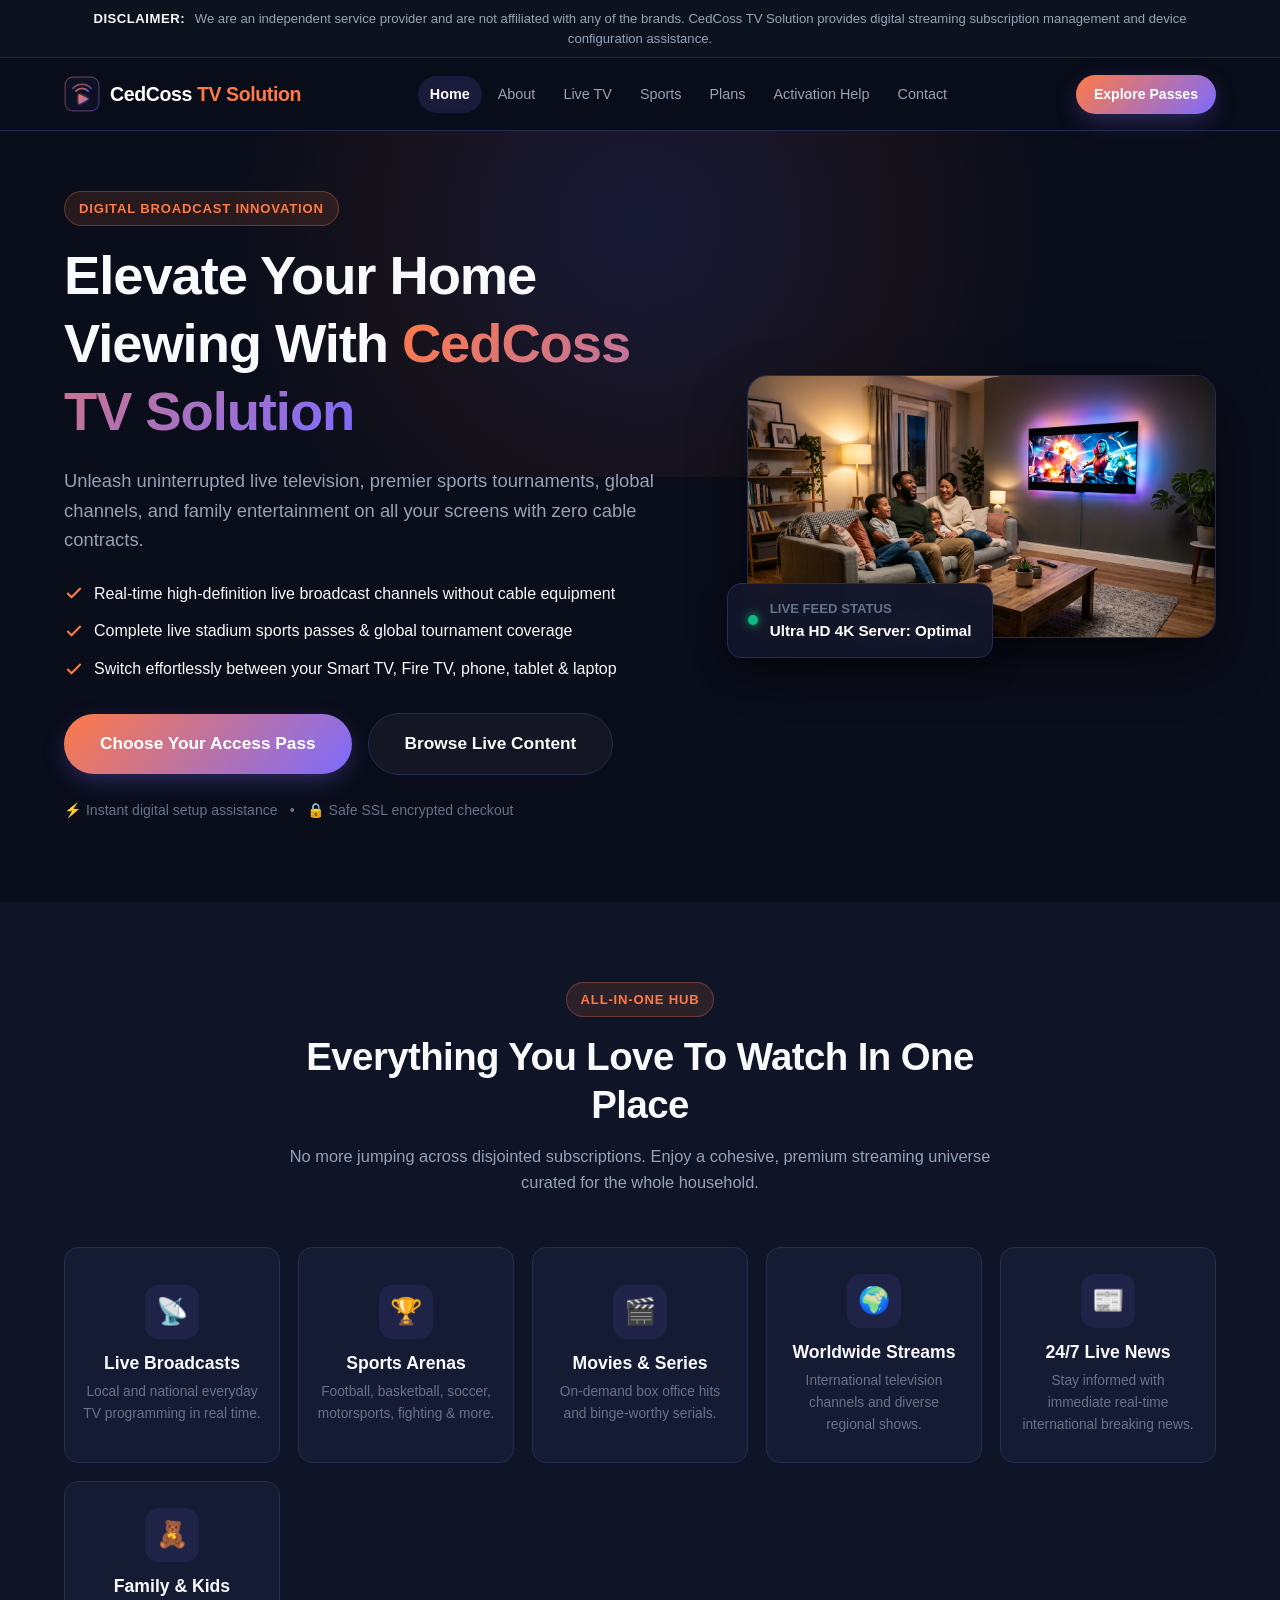
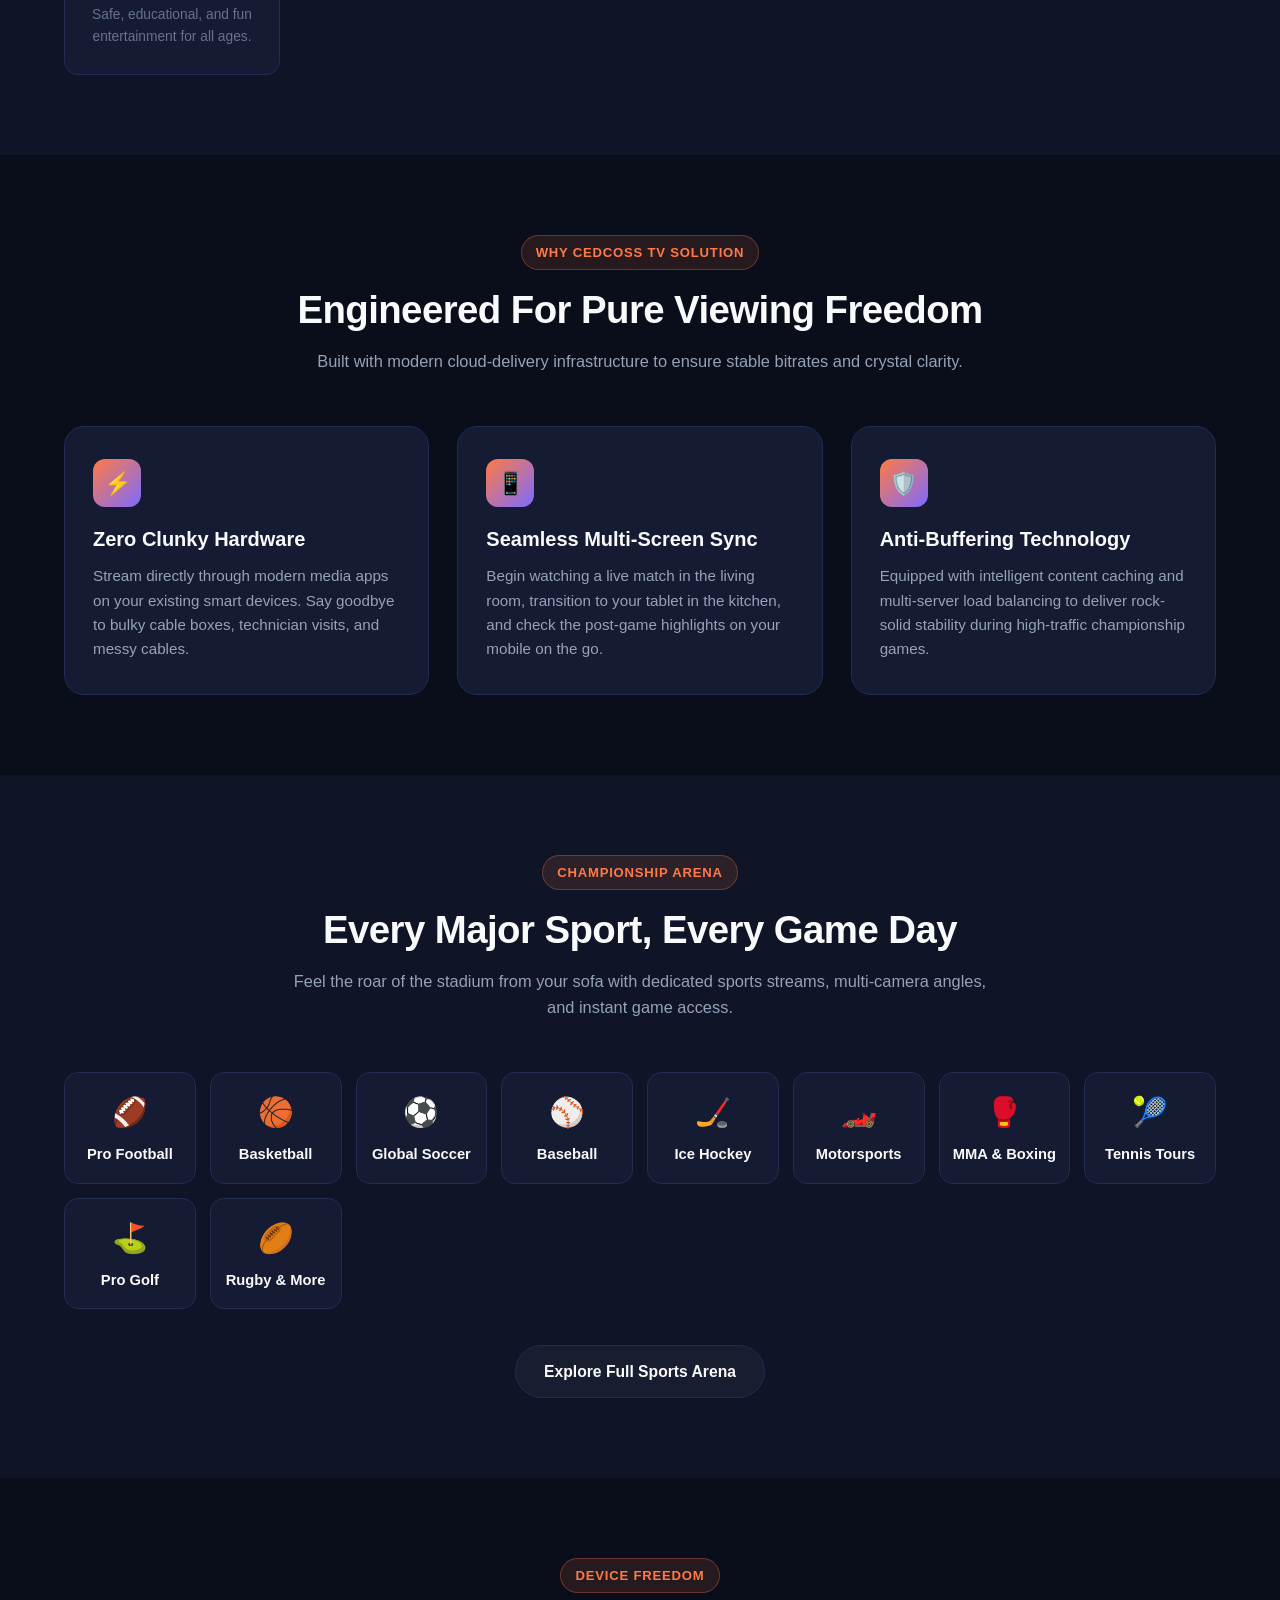
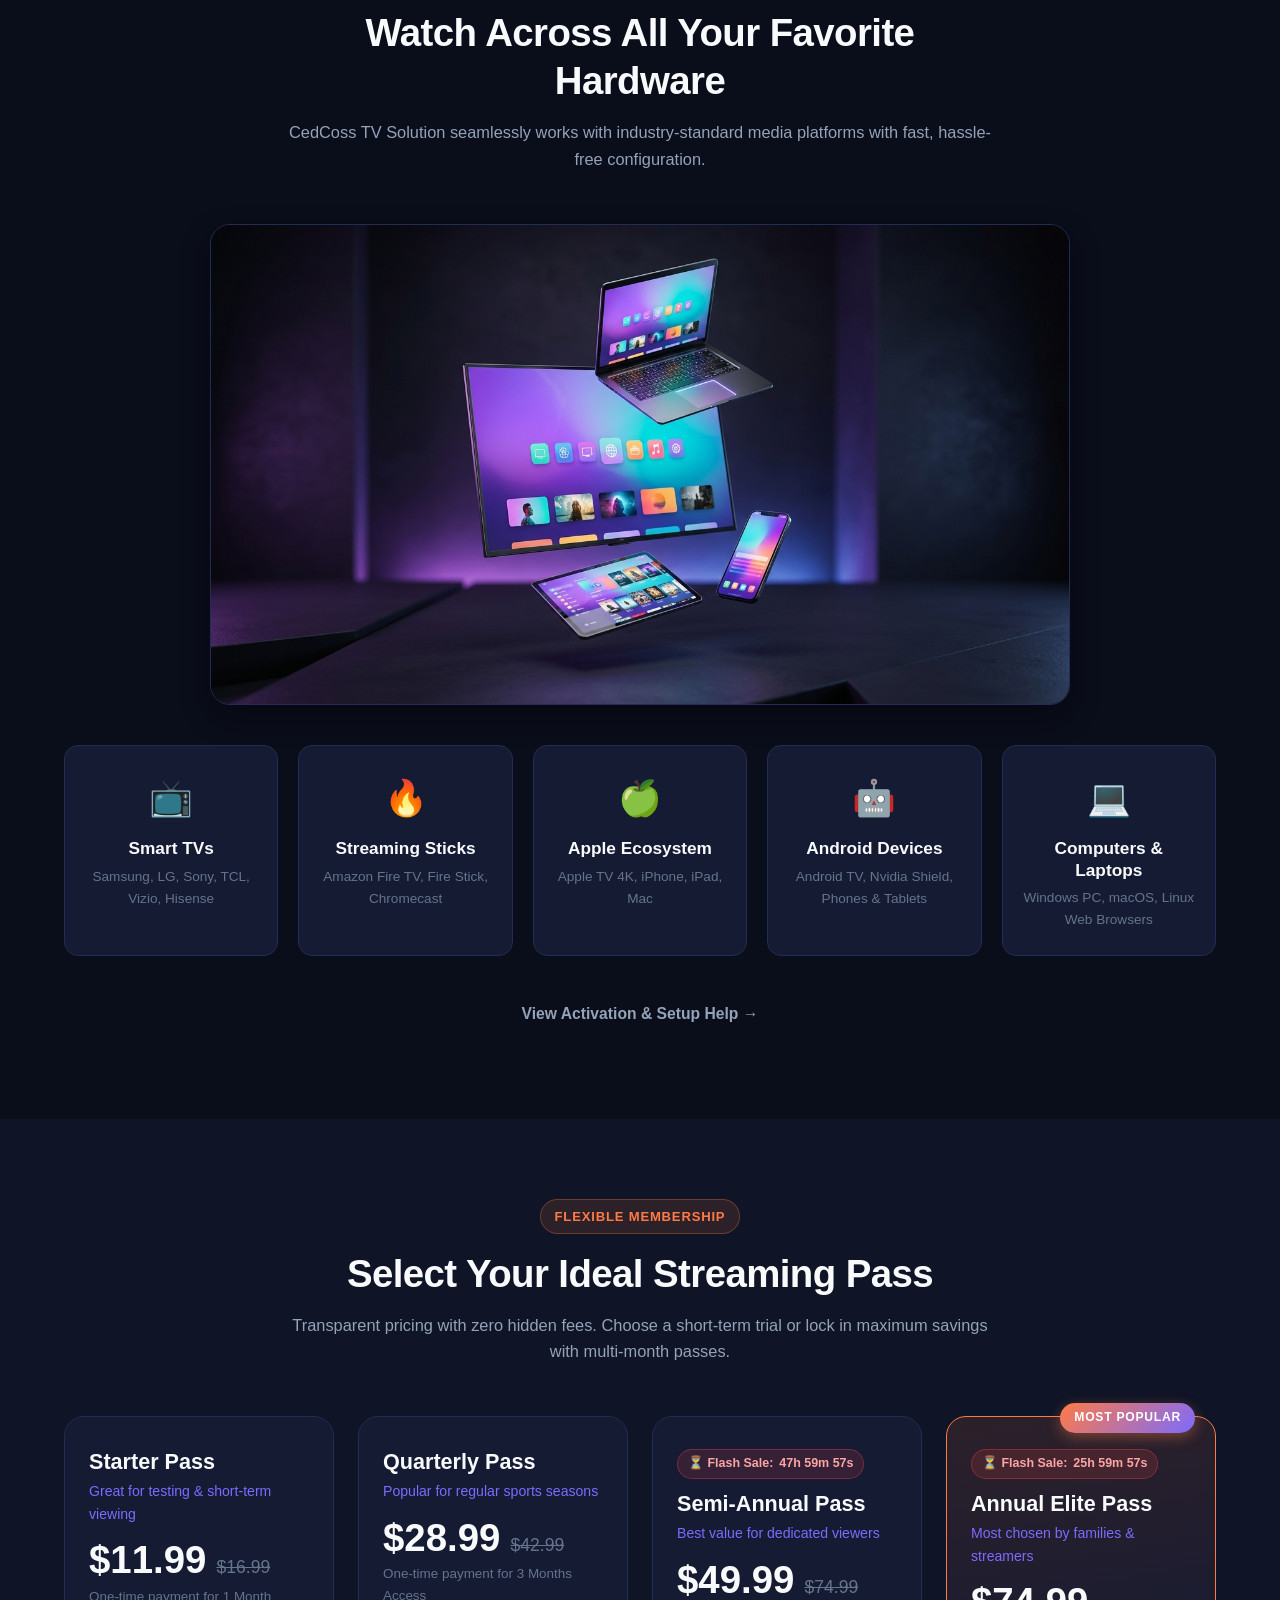
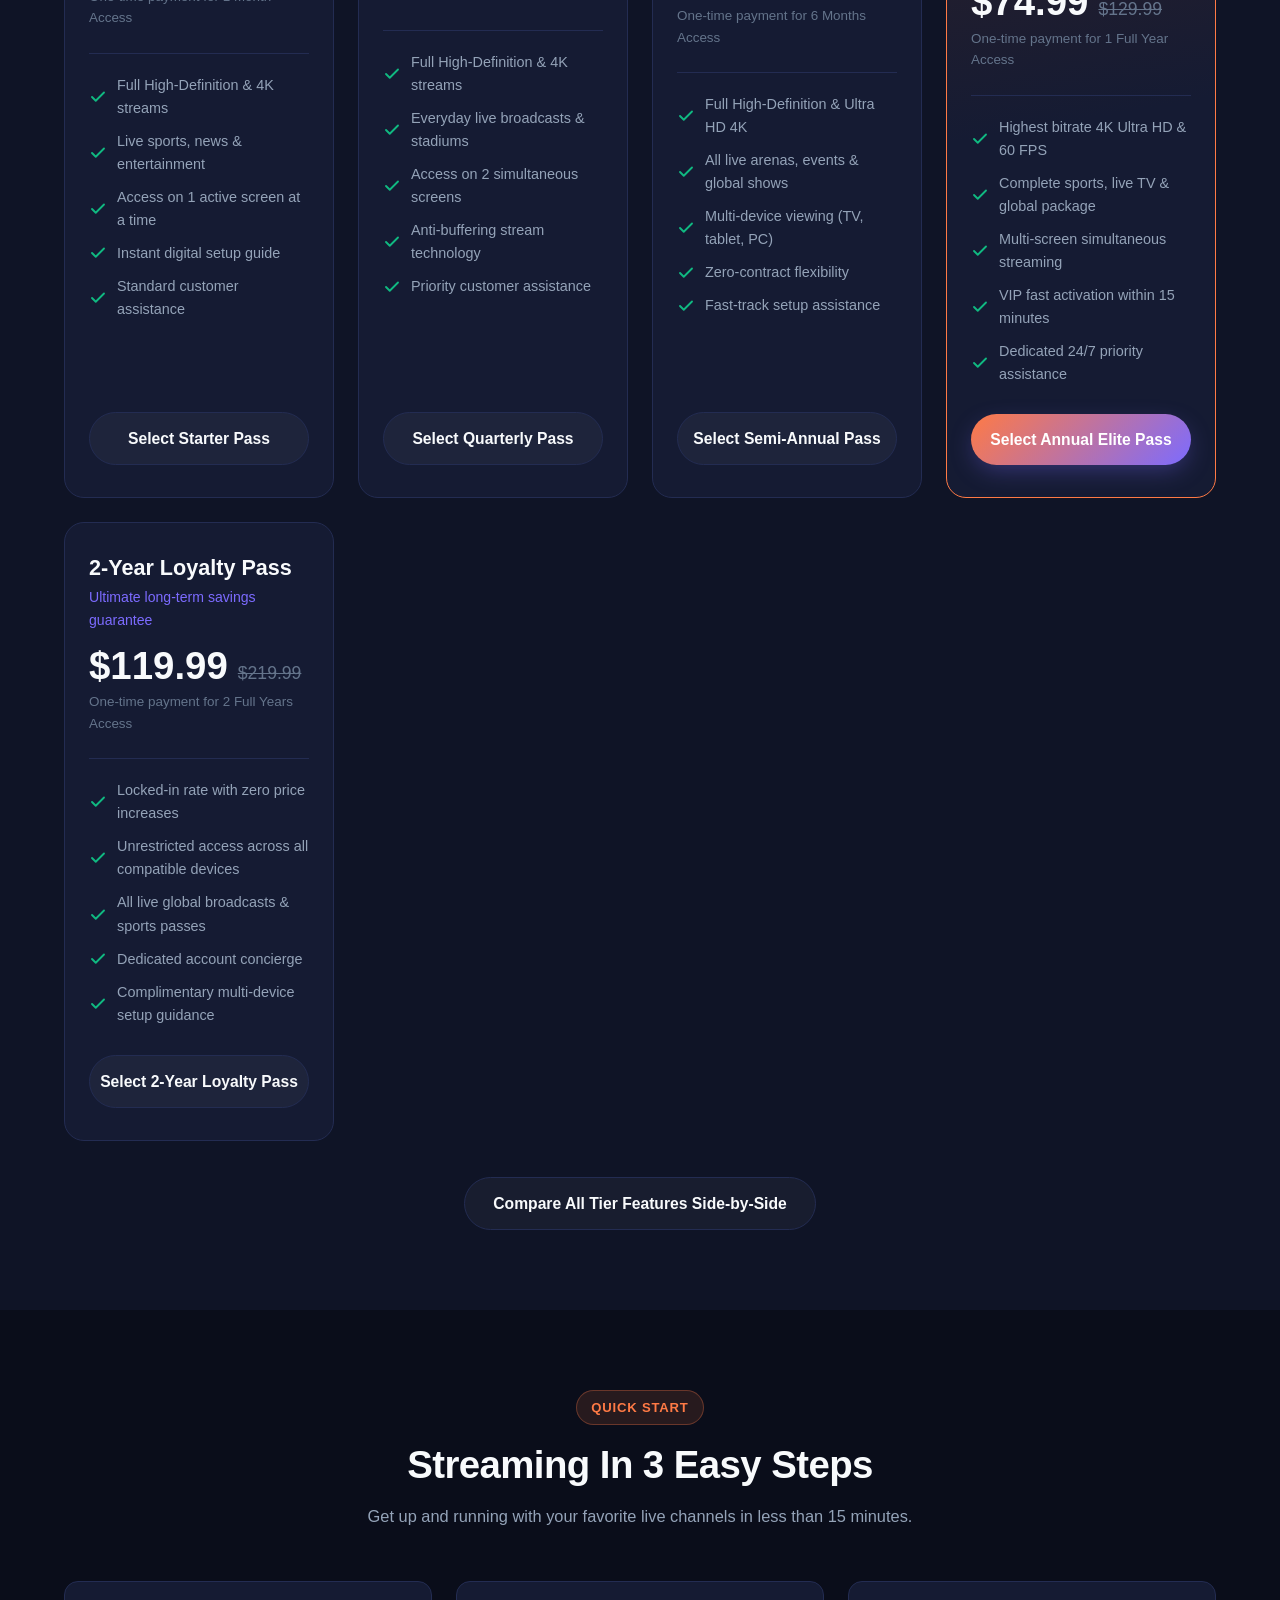
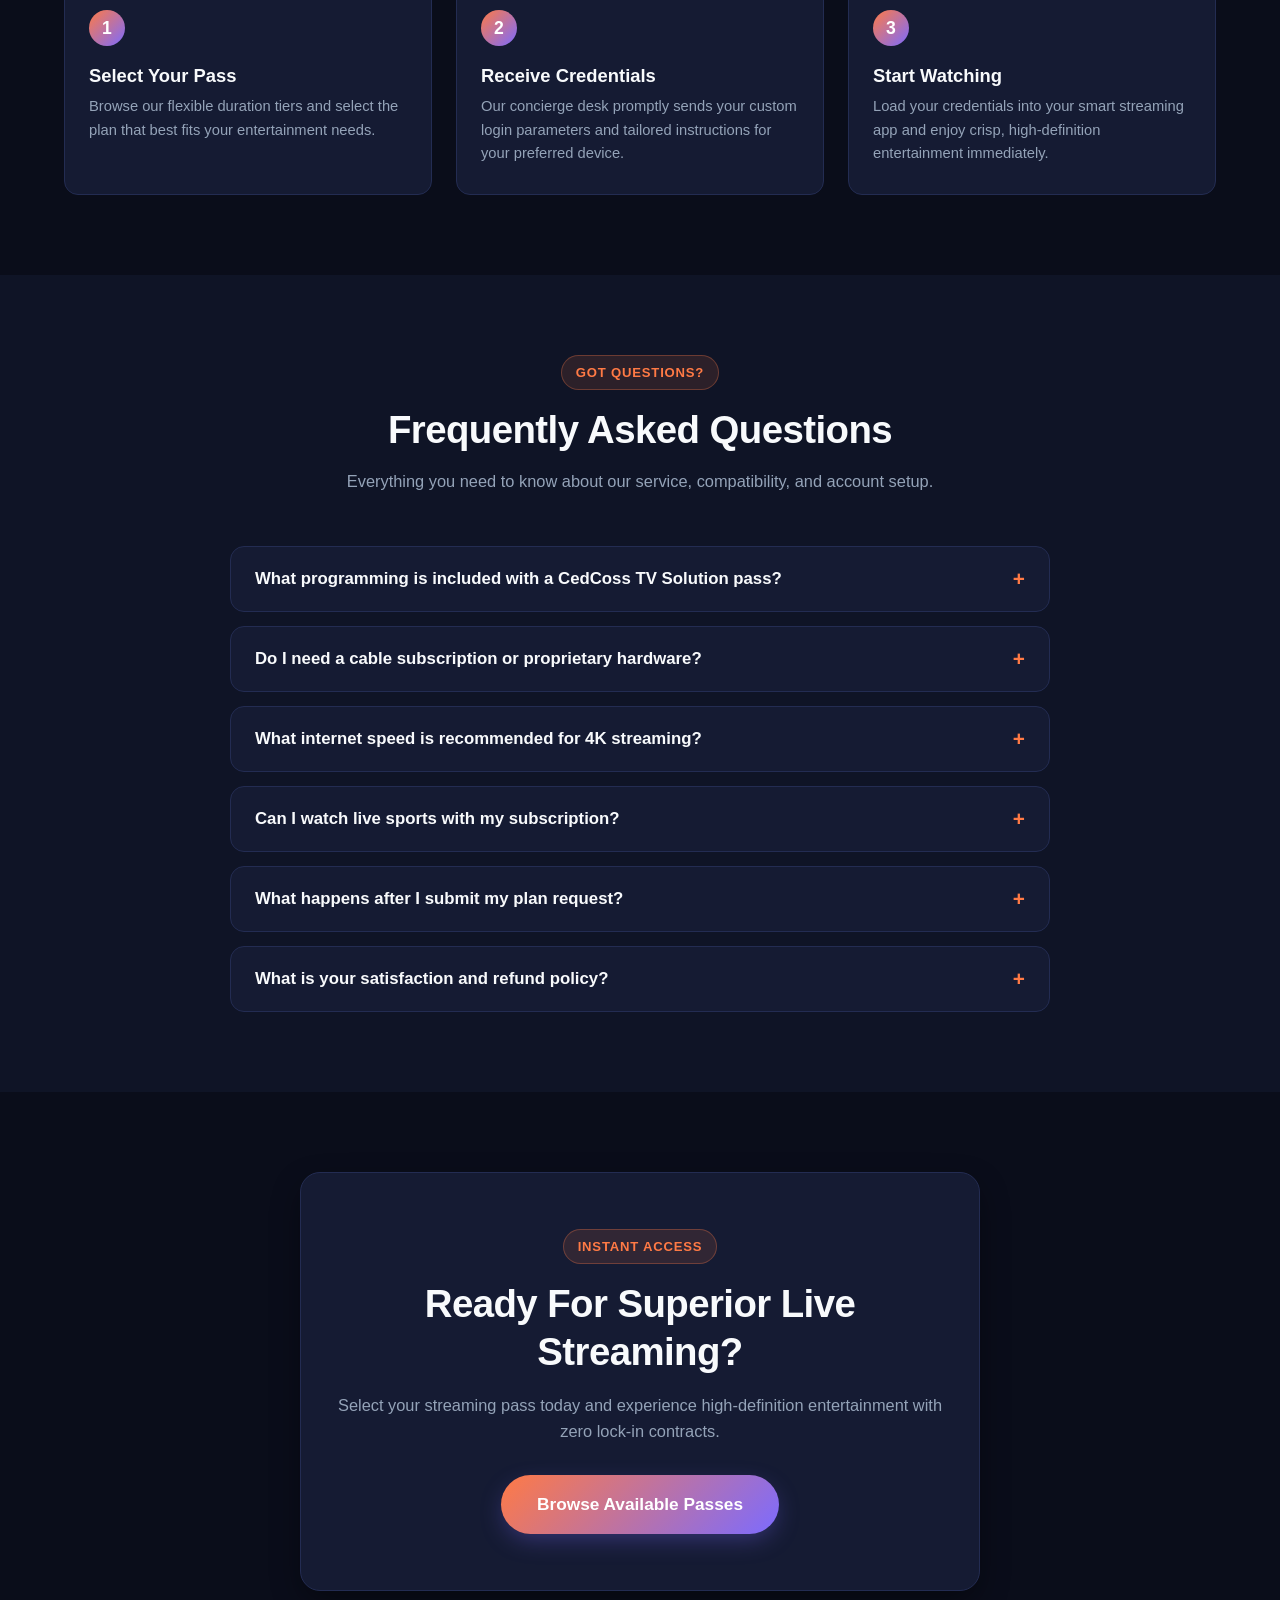
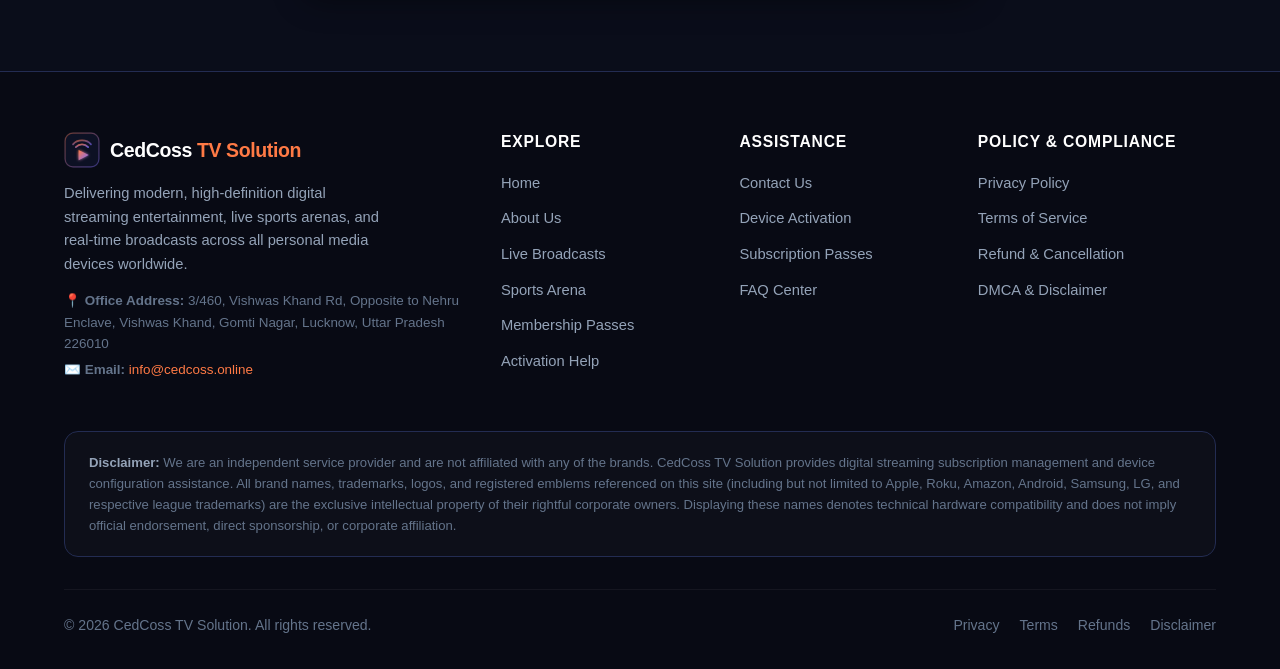
<file: index.html>
<!DOCTYPE html>
<html lang="en">
<head>
  <meta charset="UTF-8">
  <meta name="viewport" content="width=device-width, initial-scale=1.0">
  <title>CedCoss TV Solution | Next-Gen Entertainment & Live Broadcast Streaming Hub</title>
  <meta name="description" content="Discover high-definition live broadcasts, real-time sports tournaments, worldwide channels, and on-demand family entertainment across all your favorite streaming screens.">
  <meta name="keywords" content="live broadcast tv, sports streaming pass, 4k digital entertainment, smart tv setup, international channels, cloud tv streaming">
  
  <!-- Open Graph / Social Sharing -->
  <meta property="og:type" content="website">
  <meta property="og:title" content="CedCoss TV Solution | Seamless Live Broadcasts & Entertainment">
  <meta property="og:description" content="Stream live entertainment, stadium sports, and global cinema smoothly on TV, mobile, tablet, and PC.">
  <meta property="og:image" content="assets/images/hero-home.jpg">

  <!-- Favicon -->
  <link rel="icon" href="assets/icons/favicon.svg" type="image/svg+xml">

  <!-- Core Stylesheets -->
  <link rel="stylesheet" href="assets/css/main.css">
  <link rel="stylesheet" href="assets/css/pages.css">

  <!-- Schema.org FAQ Structured Data for Google Compliance & SEO -->
  <script type="application/ld+json">
  {
    "@context": "https://schema.org",
    "@type": "FAQPage",
    "mainEntity": [
      {
        "@type": "Question",
        "name": "What type of entertainment does CedCoss TV Solution offer?",
        "acceptedAnswer": {
          "@type": "Answer",
          "text": "CedCoss TV Solution provides real-time live television broadcasts, championship stadium sports, international cultural programming, round-the-clock news, and on-demand movies all within one flexible digital subscription."
        }
      },
      {
        "@type": "Question",
        "name": "Do I need any traditional cable equipment or long-term contracts?",
        "acceptedAnswer": {
          "@type": "Answer",
          "text": "No cable boxes or physical wiring are required. The service delivers streams smoothly over high-speed internet to your existing smart devices, with zero lock-in contracts."
        }
      },
      {
        "@type": "Question",
        "name": "Which devices can I stream on?",
        "acceptedAnswer": {
          "@type": "Answer",
          "text": "You can stream on Smart TVs, Amazon Fire TV sticks, Apple TV, Android devices, iPhones, iPads, PCs, and Mac laptops."
        }
      },
      {
        "@type": "Question",
        "name": "How does account activation work?",
        "acceptedAnswer": {
          "@type": "Answer",
          "text": "Once you select your desired access pass, our dedicated setup team sends straightforward setup credentials and guides directly to your email within minutes."
        }
      }
    ]
  }
  </script>
</head>
<body>

  <!-- Top Independent Disclaimer Bar -->
  <div class="disclaimer-strip">
    <div class="container">
      <strong>Disclaimer:</strong> We are an independent service provider and are not affiliated with any of the brands. CedCoss TV Solution provides digital streaming subscription management and device configuration assistance.
    </div>
  </div>

  <!-- Header & Navigation -->
  <header class="site-header">
    <div class="container header-container">
      <a href="index.html" class="brand-link">
        <img src="assets/icons/favicon.svg" alt="CedCoss TV Solution Logo" class="brand-logo">
        <span>CedCoss <span style="color: var(--accent-orange);">TV Solution</span></span>
      </a>

      <nav class="nav-menu">
        <a href="index.html" class="nav-link active">Home</a>
        <a href="about.html" class="nav-link">About</a>
        <a href="broadcast-tv.html" class="nav-link">Live TV</a>
        <a href="sports-hub.html" class="nav-link">Sports</a>
        <a href="pricing-plans.html" class="nav-link">Plans</a>
        <a href="activationhelp.html" class="nav-link">Activation Help</a>
        <a href="contact.html" class="nav-link">Contact</a>
      </nav>

      <div class="header-actions">
        <a href="pricing-plans.html" class="btn btn-primary btn-sm">Explore Passes</a>
        <button class="mobile-toggle" aria-label="Toggle navigation menu" aria-expanded="false">
          <span></span>
          <span></span>
          <span></span>
        </button>
      </div>
    </div>
  </header>

  <!-- ================= HERO SECTION ================= -->
  <section class="hero">
    <div class="container hero-grid">
      <div class="hero-copy">
        <div class="section-tag">Digital Broadcast Innovation</div>
        <h1>Elevate Your Home Viewing With <span class="hero-highlight">CedCoss TV Solution</span></h1>
        <p class="hero-subtitle">
          Unleash uninterrupted live television, premier sports tournaments, global channels, and family entertainment on all your screens with zero cable contracts.
        </p>

        <ul class="hero-checklist">
          <li>
            <svg width="20" height="20" viewBox="0 0 24 24" fill="none" stroke="currentColor" stroke-width="2.5"><polyline points="20 6 9 17 4 12"></polyline></svg>
            <span>Real-time high-definition live broadcast channels without cable equipment</span>
          </li>
          <li>
            <svg width="20" height="20" viewBox="0 0 24 24" fill="none" stroke="currentColor" stroke-width="2.5"><polyline points="20 6 9 17 4 12"></polyline></svg>
            <span>Complete live stadium sports passes & global tournament coverage</span>
          </li>
          <li>
            <svg width="20" height="20" viewBox="0 0 24 24" fill="none" stroke="currentColor" stroke-width="2.5"><polyline points="20 6 9 17 4 12"></polyline></svg>
            <span>Switch effortlessly between your Smart TV, Fire TV, phone, tablet & laptop</span>
          </li>
        </ul>

        <div class="hero-cta-group">
          <a href="#plans" class="btn btn-primary btn-lg">Choose Your Access Pass</a>
          <a href="broadcast-tv.html" class="btn btn-outline btn-lg">Browse Live Content</a>
        </div>

        <div class="hero-trust-badge">
          <span>⚡ Instant digital setup assistance</span>
          <span>•</span>
          <span>🔒 Safe SSL encrypted checkout</span>
        </div>
      </div>

      <div class="hero-art">
        <img src="assets/images/hero-home.jpg" alt="Family comfortably enjoying 4K streaming entertainment at home" class="hero-art-img">
        <div class="hero-floating-card">
          <div class="pulse-dot"></div>
          <div>
            <div style="font-size: 0.82rem; color: var(--text-dim); text-transform: uppercase; font-weight: 700;">Live Feed Status</div>
            <div style="font-size: 0.95rem; font-weight: 600; color: #fff;">Ultra HD 4K Server: Optimal</div>
          </div>
        </div>
      </div>
    </div>
  </section>

  <!-- ================= CATEGORY HUB ================= -->
  <section class="section section-alt">
    <div class="container">
      <div class="section-header">
        <div class="section-tag">All-In-One Hub</div>
        <h2>Everything You Love To Watch In One Place</h2>
        <p>No more jumping across disjointed subscriptions. Enjoy a cohesive, premium streaming universe curated for the whole household.</p>
      </div>

      <div class="category-grid">
        <a href="broadcast-tv.html" class="category-card">
          <div class="icon-box">📡</div>
          <h3>Live Broadcasts</h3>
          <p>Local and national everyday TV programming in real time.</p>
        </a>

        <a href="sports-hub.html" class="category-card">
          <div class="icon-box">🏆</div>
          <h3>Sports Arenas</h3>
          <p>Football, basketball, soccer, motorsports, fighting & more.</p>
        </a>

        <div class="category-card">
          <div class="icon-box">🎬</div>
          <h3>Movies & Series</h3>
          <p>On-demand box office hits and binge-worthy serials.</p>
        </div>

        <div class="category-card">
          <div class="icon-box">🌍</div>
          <h3>Worldwide Streams</h3>
          <p>International television channels and diverse regional shows.</p>
        </div>

        <div class="category-card">
          <div class="icon-box">📰</div>
          <h3>24/7 Live News</h3>
          <p>Stay informed with immediate real-time international breaking news.</p>
        </div>

        <div class="category-card">
          <div class="icon-box">🧸</div>
          <h3>Family & Kids</h3>
          <p>Safe, educational, and fun entertainment for all ages.</p>
        </div>
      </div>
    </div>
  </section>

  <!-- ================= VALUE PROPOSITIONS ================= -->
  <section class="section">
    <div class="container">
      <div class="section-header">
        <div class="section-tag">Why CedCoss TV Solution</div>
        <h2>Engineered For Pure Viewing Freedom</h2>
        <p>Built with modern cloud-delivery infrastructure to ensure stable bitrates and crystal clarity.</p>
      </div>

      <div class="features-grid">
        <div class="feature-box">
          <div class="feature-icon-badge">⚡</div>
          <h3>Zero Clunky Hardware</h3>
          <p>Stream directly through modern media apps on your existing smart devices. Say goodbye to bulky cable boxes, technician visits, and messy cables.</p>
        </div>

        <div class="feature-box">
          <div class="feature-icon-badge">📱</div>
          <h3>Seamless Multi-Screen Sync</h3>
          <p>Begin watching a live match in the living room, transition to your tablet in the kitchen, and check the post-game highlights on your mobile on the go.</p>
        </div>

        <div class="feature-box">
          <div class="feature-icon-badge">🛡️</div>
          <h3>Anti-Buffering Technology</h3>
          <p>Equipped with intelligent content caching and multi-server load balancing to deliver rock-solid stability during high-traffic championship games.</p>
        </div>
      </div>
    </div>
  </section>

  <!-- ================= SPORTS HIGHLIGHT STRIP ================= -->
  <section class="section section-alt">
    <div class="container">
      <div class="section-header">
        <div class="section-tag">Championship Arena</div>
        <h2>Every Major Sport, Every Game Day</h2>
        <p>Feel the roar of the stadium from your sofa with dedicated sports streams, multi-camera angles, and instant game access.</p>
      </div>

      <div class="sports-chips-grid">
        <div class="sport-chip">
          <span class="sport-emoji">🏈</span>
          <span>Pro Football</span>
        </div>
        <div class="sport-chip">
          <span class="sport-emoji">🏀</span>
          <span>Basketball</span>
        </div>
        <div class="sport-chip">
          <span class="sport-emoji">⚽</span>
          <span>Global Soccer</span>
        </div>
        <div class="sport-chip">
          <span class="sport-emoji">⚾</span>
          <span>Baseball</span>
        </div>
        <div class="sport-chip">
          <span class="sport-emoji">🏒</span>
          <span>Ice Hockey</span>
        </div>
        <div class="sport-chip">
          <span class="sport-emoji">🏎️</span>
          <span>Motorsports</span>
        </div>
        <div class="sport-chip">
          <span class="sport-emoji">🥊</span>
          <span>MMA & Boxing</span>
        </div>
        <div class="sport-chip">
          <span class="sport-emoji">🎾</span>
          <span>Tennis Tours</span>
        </div>
        <div class="sport-chip">
          <span class="sport-emoji">⛳</span>
          <span>Pro Golf</span>
        </div>
        <div class="sport-chip">
          <span class="sport-emoji">🏉</span>
          <span>Rugby & More</span>
        </div>
      </div>

      <div style="text-align: center; margin-top: 36px;">
        <a href="sports-hub.html" class="btn btn-outline">Explore Full Sports Arena</a>
      </div>
    </div>
  </section>

  <!-- ================= COMPATIBLE DEVICES ================= -->
  <section class="section">
    <div class="container">
      <div class="section-header">
        <div class="section-tag">Device Freedom</div>
        <h2>Watch Across All Your Favorite Hardware</h2>
        <p>CedCoss TV Solution seamlessly works with industry-standard media platforms with fast, hassle-free configuration.</p>
      </div>

      <div style="max-width: 860px; margin: 0 auto 40px; text-align: center;">
        <img src="assets/images/devices-showcase.jpg" alt="CedCoss TV Solution streaming seamlessly across Smart TV, Laptop, Tablet and Mobile" style="border-radius: var(--radius-lg); border: 1px solid var(--card-border); box-shadow: var(--shadow-card); width: 100%;">
      </div>

      <div class="devices-grid">
        <div class="device-card">
          <span class="device-symbol">📺</span>
          <h4>Smart TVs</h4>
          <p>Samsung, LG, Sony, TCL, Vizio, Hisense</p>
        </div>

        <div class="device-card">
          <span class="device-symbol">🔥</span>
          <h4>Streaming Sticks</h4>
          <p>Amazon Fire TV, Fire Stick, Chromecast</p>
        </div>

        <div class="device-card">
          <span class="device-symbol">🍏</span>
          <h4>Apple Ecosystem</h4>
          <p>Apple TV 4K, iPhone, iPad, Mac</p>
        </div>

        <div class="device-card">
          <span class="device-symbol">🤖</span>
          <h4>Android Devices</h4>
          <p>Android TV, Nvidia Shield, Phones & Tablets</p>
        </div>

        <div class="device-card">
          <span class="device-symbol">💻</span>
          <h4>Computers & Laptops</h4>
          <p>Windows PC, macOS, Linux Web Browsers</p>
        </div>
      </div>

      <div style="text-align: center; margin-top: 32px;">
        <a href="activationhelp.html" class="btn btn-ghost" style="font-weight: 600;">View Activation & Setup Help &rarr;</a>
      </div>
    </div>
  </section>

  <!-- ================= PRICING PLANS ================= -->
  <section class="section section-alt pricing-section" id="plans">
    <div class="container">
      <div class="section-header">
        <div class="section-tag">Flexible Membership</div>
        <h2>Select Your Ideal Streaming Pass</h2>
        <p>Transparent pricing with zero hidden fees. Choose a short-term trial or lock in maximum savings with multi-month passes.</p>
      </div>

      <!-- Dynamic Plans Container -->
      <div class="plans-grid" id="plansGrid">
        <p class="text-center" style="grid-column: 1/-1;">Loading current streaming packages...</p>
      </div>

      <div style="text-align: center; margin-top: 36px;">
        <a href="pricing-plans.html" class="btn btn-outline">Compare All Tier Features Side-by-Side</a>
      </div>
    </div>
  </section>

  <!-- ================= HOW IT WORKS (3 SIMPLE STEPS) ================= -->
  <section class="section">
    <div class="container">
      <div class="section-header">
        <div class="section-tag">Quick Start</div>
        <h2>Streaming In 3 Easy Steps</h2>
        <p>Get up and running with your favorite live channels in less than 15 minutes.</p>
      </div>

      <div class="steps-container">
        <div class="step-card">
          <div class="step-number">1</div>
          <h3>Select Your Pass</h3>
          <p>Browse our flexible duration tiers and select the plan that best fits your entertainment needs.</p>
        </div>

        <div class="step-card">
          <div class="step-number">2</div>
          <h3>Receive Credentials</h3>
          <p>Our concierge desk promptly sends your custom login parameters and tailored instructions for your preferred device.</p>
        </div>

        <div class="step-card">
          <div class="step-number">3</div>
          <h3>Start Watching</h3>
          <p>Load your credentials into your smart streaming app and enjoy crisp, high-definition entertainment immediately.</p>
        </div>
      </div>
    </div>
  </section>

  <!-- ================= FREQUENTLY ASKED QUESTIONS ================= -->
  <section class="section section-alt">
    <div class="container">
      <div class="section-header">
        <div class="section-tag">Got Questions?</div>
        <h2>Frequently Asked Questions</h2>
        <p>Everything you need to know about our service, compatibility, and account setup.</p>
      </div>

      <div class="faq-container">
        <div class="faq-item">
          <button class="faq-question" aria-expanded="false">
            <span>What programming is included with a CedCoss TV Solution pass?</span>
            <span class="faq-icon-toggle">+</span>
          </button>
          <div class="faq-answer">
            <p>Your subscription includes full access to live television broadcasts, championship stadium sports, international channels from multiple continents, 24/7 breaking news networks, and a rich library of on-demand movies and TV series.</p>
          </div>
        </div>

        <div class="faq-item">
          <button class="faq-question" aria-expanded="false">
            <span>Do I need a cable subscription or proprietary hardware?</span>
            <span class="faq-icon-toggle">+</span>
          </button>
          <div class="faq-answer">
            <p>No. CedCoss TV Solution streams purely over your existing internet connection. You do not need cable television, satellite dishes, or custom set-top boxes. It operates directly on compatible smart televisions, streaming sticks, mobile devices, and computers.</p>
          </div>
        </div>

        <div class="faq-item">
          <button class="faq-question" aria-expanded="false">
            <span>What internet speed is recommended for 4K streaming?</span>
            <span class="faq-icon-toggle">+</span>
          </button>
          <div class="faq-answer">
            <p>For standard high-definition (HD) streams, an internet connection of 15 Mbps is recommended. For ultra-high-definition 4K HDR streams, a stable broadband speed of 25 Mbps or higher provides the optimal, buffer-free viewing experience.</p>
          </div>
        </div>

        <div class="faq-item">
          <button class="faq-question" aria-expanded="false">
            <span>Can I watch live sports with my subscription?</span>
            <span class="faq-icon-toggle">+</span>
          </button>
          <div class="faq-answer">
            <p>Yes. Live sports coverage—including major football leagues, basketball, soccer tournaments, baseball, hockey, combat sports, and tennis—is included as a standard part of every pass tier.</p>
          </div>
        </div>

        <div class="faq-item">
          <button class="faq-question" aria-expanded="false">
            <span>What happens after I submit my plan request?</span>
            <span class="faq-icon-toggle">+</span>
          </button>
          <div class="faq-answer">
            <p>Upon submitting your contact details, our setup assistance concierge generates your account credentials and sends customized configuration instructions tailored to your specific streaming device within 15 minutes.</p>
          </div>
        </div>

        <div class="faq-item">
          <button class="faq-question" aria-expanded="false">
            <span>What is your satisfaction and refund policy?</span>
            <span class="faq-icon-toggle">+</span>
          </button>
          <div class="faq-answer">
            <p>We stand firmly behind the performance of our streams. If our concierge is unable to properly configure your service or if you experience persistent service unavailability within the first 7 days, you are protected by our satisfaction guarantee.</p>
          </div>
        </div>
      </div>
    </div>
  </section>

  <!-- ================= FINAL CALL TO ACTION ================= -->
  <section class="section" style="text-align: center;">
    <div class="container">
      <div style="max-width: 680px; margin: 0 auto; background: var(--card); border: 1px solid var(--card-border); border-radius: var(--radius-lg); padding: 56px 36px; box-shadow: var(--shadow-card);">
        <div class="section-tag">Instant Access</div>
        <h2 style="margin-bottom: 16px;">Ready For Superior Live Streaming?</h2>
        <p style="margin-bottom: 30px;">Select your streaming pass today and experience high-definition entertainment with zero lock-in contracts.</p>
        <a href="#plans" class="btn btn-primary btn-lg">Browse Available Passes</a>
      </div>
    </div>
  </section>

  <!-- ================= FOOTER ================= -->
  <footer class="site-footer">
    <div class="container">
      <div class="footer-grid">
        <div class="footer-brand">
          <a href="index.html" class="brand-link">
            <img src="assets/icons/favicon.svg" alt="CedCoss TV Solution Logo" class="brand-logo">
            <span>CedCoss <span style="color: var(--accent-orange);">TV Solution</span></span>
          </a>
          <p>
            Delivering modern, high-definition digital streaming entertainment, live sports arenas, and real-time broadcasts across all personal media devices worldwide.
          </p>
          <div style="font-size: 0.84rem; color: var(--text-dim); margin-top: 14px; line-height: 1.6;">
            <div>📍 <strong>Office Address:</strong> 3/460, Vishwas Khand Rd, Opposite to Nehru Enclave, Vishwas Khand, Gomti Nagar, Lucknow, Uttar Pradesh 226010</div>
            <div style="margin-top: 4px;">✉️ <strong>Email:</strong> <a href="mailto:info@cedcoss.online" style="color: var(--accent-orange);">info@cedcoss.online</a></div>
          </div>
        </div>

        <div class="footer-col">
          <h4>Explore</h4>
          <ul>
            <li><a href="index.html">Home</a></li>
            <li><a href="about.html">About Us</a></li>
            <li><a href="broadcast-tv.html">Live Broadcasts</a></li>
            <li><a href="sports-hub.html">Sports Arena</a></li>
            <li><a href="pricing-plans.html">Membership Passes</a></li>
            <li><a href="activationhelp.html">Activation Help</a></li>
          </ul>
        </div>

        <div class="footer-col">
          <h4>Assistance</h4>
          <ul>
            <li><a href="contact.html">Contact Us</a></li>
            <li><a href="activationhelp.html">Device Activation</a></li>
            <li><a href="pricing-plans.html">Subscription Passes</a></li>
            <li><a href="contact.html#faq">FAQ Center</a></li>
          </ul>
        </div>

        <div class="footer-col">
          <h4>Policy & Compliance</h4>
          <ul>
            <li><a href="privacy.html">Privacy Policy</a></li>
            <li><a href="terms.html">Terms of Service</a></li>
            <li><a href="refund-policy.html">Refund & Cancellation</a></li>
            <li><a href="disclaimer.html">DMCA & Disclaimer</a></li>
          </ul>
        </div>
      </div>

      <!-- Google Compliant Mandatory Transparency Disclaimer -->
      <div class="footer-disclaimer-box">
        <strong>Disclaimer:</strong> We are an independent service provider and are not affiliated with any of the brands. CedCoss TV Solution provides digital streaming subscription management and device configuration assistance. All brand names, trademarks, logos, and registered emblems referenced on this site (including but not limited to Apple, Roku, Amazon, Android, Samsung, LG, and respective league trademarks) are the exclusive intellectual property of their rightful corporate owners. Displaying these names denotes technical hardware compatibility and does not imply official endorsement, direct sponsorship, or corporate affiliation.
      </div>

      <div class="footer-bottom">
        <div>
          &copy; <span class="dynamic-year"></span> CedCoss TV Solution. All rights reserved.
        </div>
        <div class="footer-legal-links">
          <a href="privacy.html">Privacy</a>
          <a href="terms.html">Terms</a>
          <a href="refund-policy.html">Refunds</a>
          <a href="disclaimer.html">Disclaimer</a>
        </div>
      </div>
    </div>
  </footer>

  <!-- Scripts -->
  <script src="assets/js/plans-data.js"></script>
  <script src="assets/js/app.js"></script>
</body>
</html>
</file>
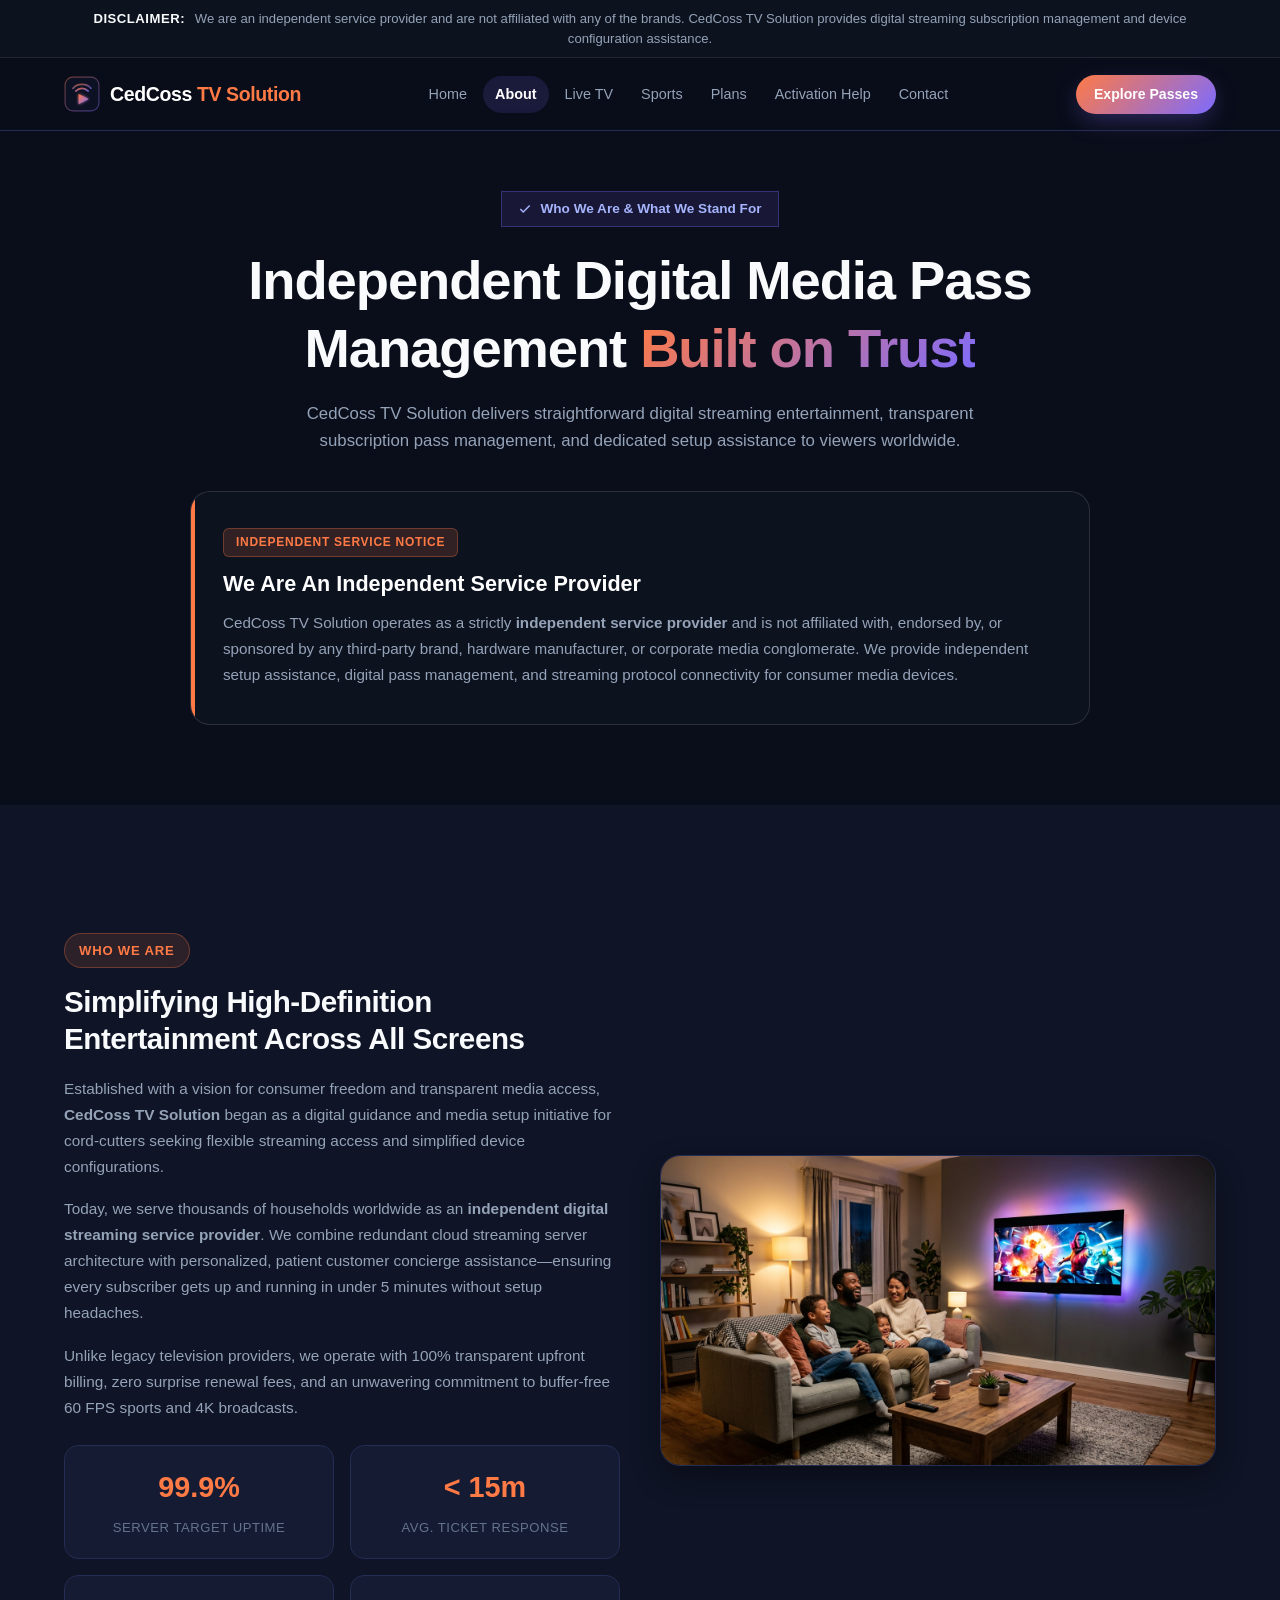
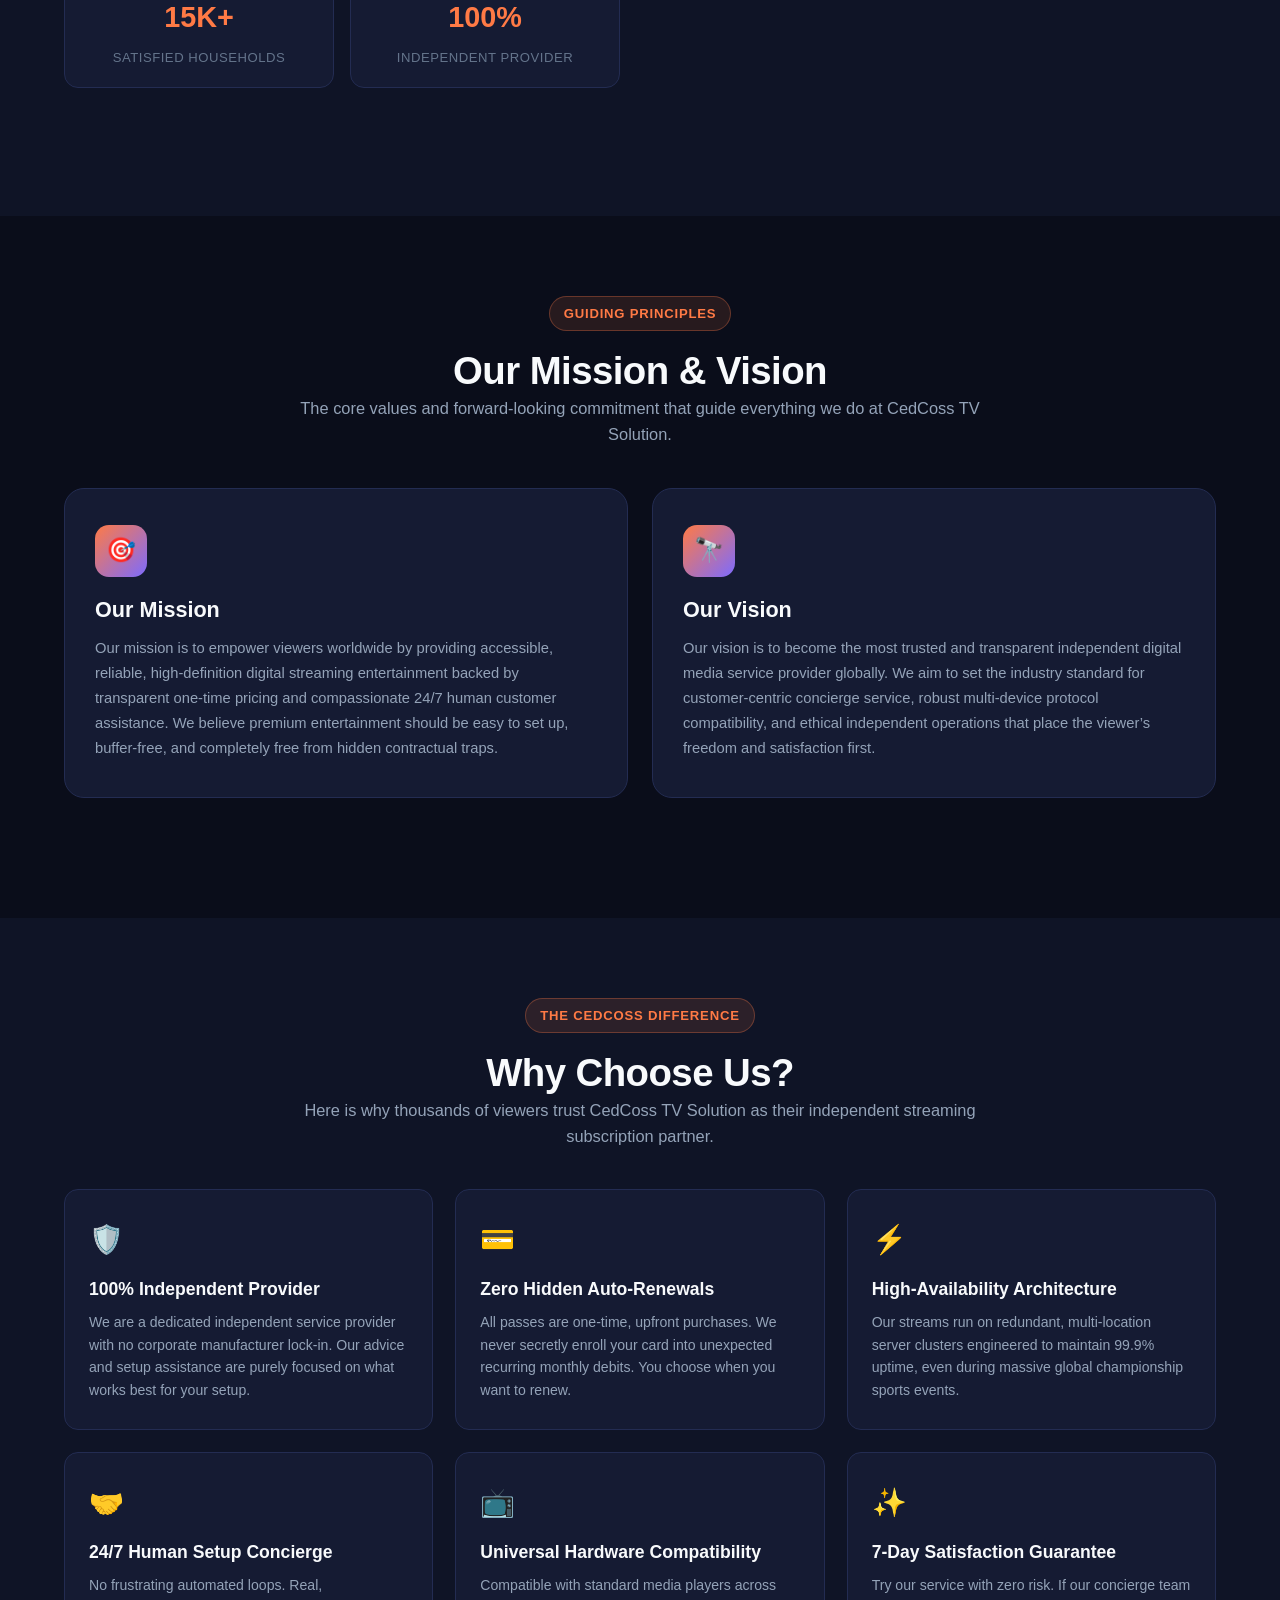
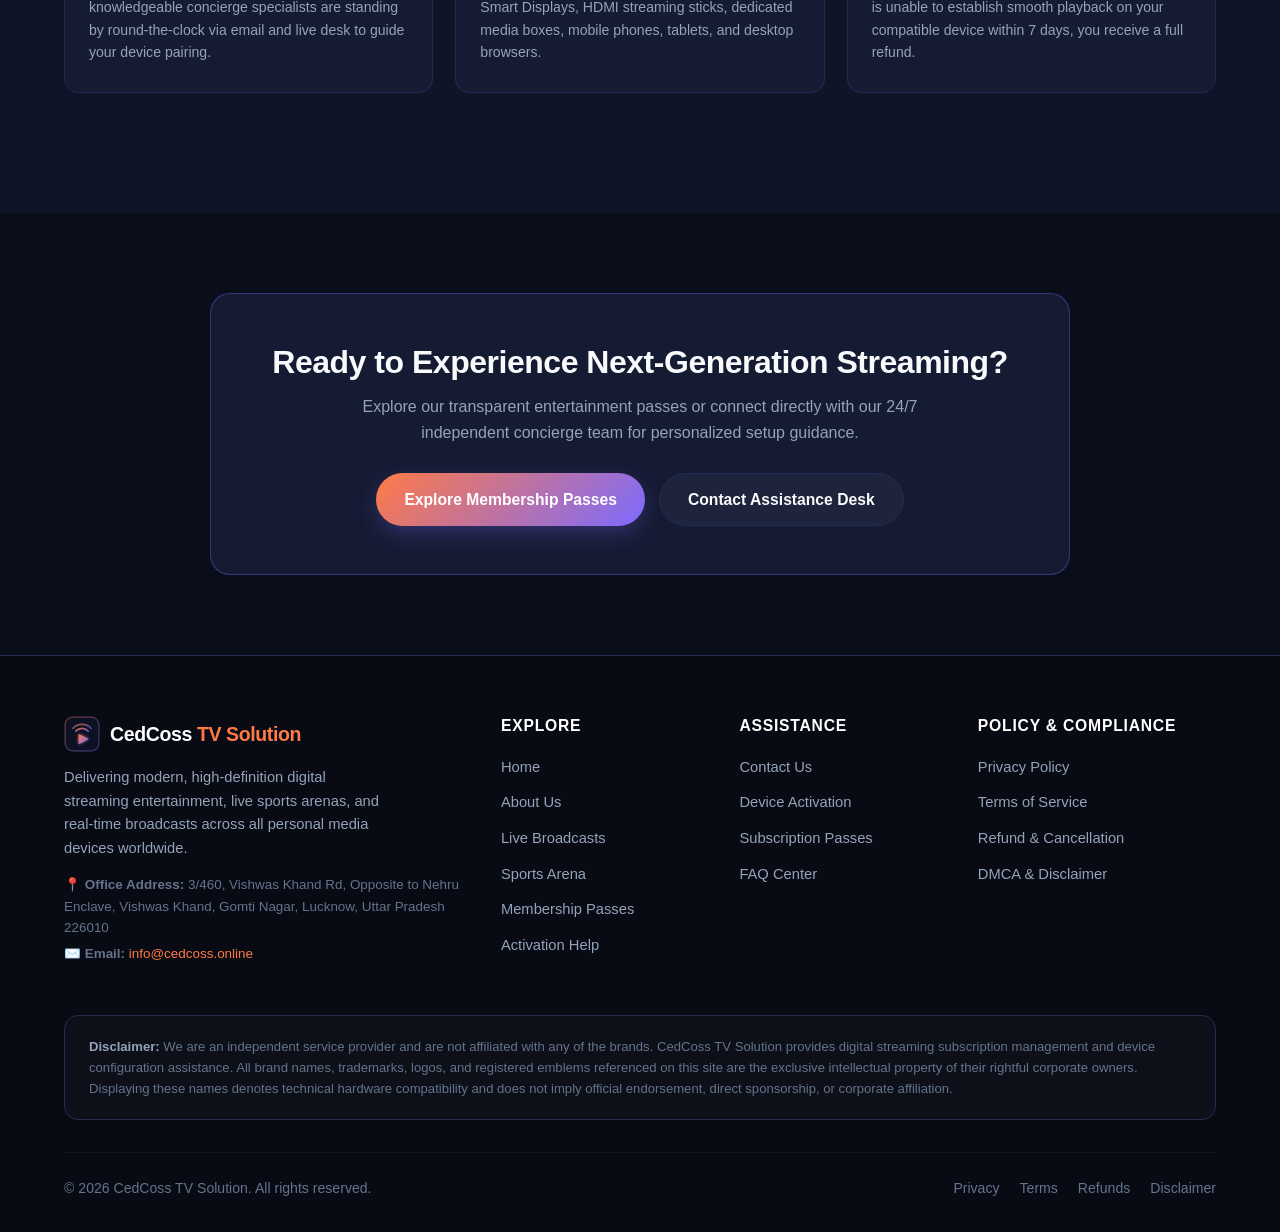
<file: about.html>
<!DOCTYPE html>
<html lang="en">
<head>
  <meta charset="UTF-8">
  <meta name="viewport" content="width=device-width, initial-scale=1.0">
  <title>About Us | CedCoss TV Solution - Independent Service Provider</title>
  <meta name="description" content="Learn about CedCoss TV Solution, an independent digital streaming pass management and device configuration assistance provider. Discover who we are, our mission, vision, and core values.">
  <meta name="keywords" content="about cedcoss tv solution, independent service provider, streaming concierge, digital media setup, our mission, why choose us">
  
  <!-- Favicon -->
  <link rel="icon" href="assets/icons/favicon.svg" type="image/svg+xml">

  <!-- Core Stylesheets -->
  <link rel="stylesheet" href="assets/css/main.css">
  <link rel="stylesheet" href="assets/css/pages.css">

  <style>
    /* Custom Styling for About Page */
    .about-hero {
      padding: 60px 0 44px;
      text-align: center;
    }
    .about-hero-badge {
      display: inline-flex;
      align-items: center;
      gap: 8px;
      padding: 6px 16px;
      border-radius: var(--radius-full);
      background: rgba(124, 107, 255, 0.12);
      border: 1px solid rgba(124, 107, 255, 0.3);
      color: #a5b4fc;
      font-size: 0.85rem;
      font-weight: 600;
      margin-bottom: 20px;
    }

    /* Independent Service Provider Callout Card */
    .independent-callout {
      background: #0d121f;
      border: 1px solid rgba(255, 255, 255, 0.12);
      border-radius: var(--radius-lg);
      padding: 36px 32px;
      margin: 36px auto;
      max-width: 900px;
      text-align: left;
      position: relative;
      overflow: hidden;
    }
    .independent-callout::before {
      content: '';
      position: absolute;
      top: 0;
      left: 0;
      width: 4px;
      height: 100%;
      background: var(--accent-orange);
    }
    .independent-badge-tag {
      display: inline-block;
      font-size: 0.75rem;
      font-weight: 700;
      text-transform: uppercase;
      letter-spacing: 0.06em;
      padding: 4px 12px;
      border-radius: 6px;
      background: rgba(255, 122, 69, 0.15);
      color: var(--accent-orange);
      border: 1px solid rgba(255, 122, 69, 0.3);
      margin-bottom: 14px;
    }
    .independent-callout h3 {
      font-size: 1.35rem;
      margin-bottom: 12px;
      color: #ffffff;
    }
    .independent-callout p {
      font-size: 0.95rem;
      line-height: 1.7;
      color: #94a3b8;
      margin: 0;
    }

    /* Two Column Story Grid */
    .story-grid {
      display: grid;
      grid-template-columns: 1fr 1fr;
      gap: 40px;
      align-items: center;
      margin: 48px 0;
    }
    .story-copy h2 {
      font-size: 1.85rem;
      margin-bottom: 18px;
    }
    .story-copy p {
      font-size: 0.96rem;
      line-height: 1.7;
      color: var(--text-muted);
      margin-bottom: 16px;
    }
    .story-stats {
      display: grid;
      grid-template-columns: 1fr 1fr;
      gap: 16px;
      margin-top: 24px;
    }
    .stat-pill {
      background: var(--card);
      border: 1px solid var(--card-border);
      border-radius: var(--radius-md);
      padding: 18px;
      text-align: center;
    }
    .stat-pill .num {
      font-size: 1.8rem;
      font-weight: 800;
      color: var(--accent-orange);
      display: block;
      margin-bottom: 4px;
    }
    .stat-pill .lbl {
      font-size: 0.82rem;
      color: var(--text-dim);
      text-transform: uppercase;
      letter-spacing: 0.04em;
    }

    /* Mission & Vision Cards */
    .mission-vision-grid {
      display: grid;
      grid-template-columns: 1fr 1fr;
      gap: 24px;
      margin: 40px 0;
    }
    .mv-card {
      background: var(--card);
      border: 1px solid var(--card-border);
      border-radius: var(--radius-lg);
      padding: 36px 30px;
      transition: all 0.25s ease;
    }
    .mv-card:hover {
      border-color: rgba(124, 107, 255, 0.4);
      transform: translateY(-3px);
    }
    .mv-icon {
      width: 52px;
      height: 52px;
      border-radius: 14px;
      background: var(--gradient-brand);
      display: flex;
      align-items: center;
      justify-content: center;
      font-size: 24px;
      color: #ffffff;
      margin-bottom: 20px;
    }
    .mv-card h3 {
      font-size: 1.35rem;
      margin-bottom: 12px;
    }
    .mv-card p {
      font-size: 0.92rem;
      line-height: 1.7;
      color: var(--text-muted);
      margin: 0;
    }

    /* Why Choose Us Grid */
    .why-grid {
      display: grid;
      grid-template-columns: repeat(auto-fit, minmax(300px, 1fr));
      gap: 22px;
      margin: 40px 0;
    }
    .why-card {
      background: var(--card);
      border: 1px solid var(--card-border);
      border-radius: var(--radius-md);
      padding: 28px 24px;
      transition: all 0.25s ease;
    }
    .why-card:hover {
      border-color: rgba(255, 122, 69, 0.35);
      transform: translateY(-2px);
    }
    .why-icon-badge {
      font-size: 28px;
      margin-bottom: 16px;
      display: inline-block;
    }
    .why-card h4 {
      font-size: 1.1rem;
      margin-bottom: 10px;
      color: var(--text-main);
    }
    .why-card p {
      font-size: 0.88rem;
      line-height: 1.6;
      color: var(--text-muted);
      margin: 0;
    }

    @media (max-width: 860px) {
      .story-grid, .mission-vision-grid {
        grid-template-columns: 1fr;
      }
    }
  </style>
</head>
<body>

  <!-- Top Independent Disclaimer Bar -->
  <div class="disclaimer-strip">
    <div class="container">
      <strong>Disclaimer:</strong> We are an independent service provider and are not affiliated with any of the brands. CedCoss TV Solution provides digital streaming subscription management and device configuration assistance.
    </div>
  </div>

  <!-- Header & Navigation -->
  <header class="site-header">
    <div class="container header-container">
      <a href="index.html" class="brand-link">
        <img src="assets/icons/favicon.svg" alt="CedCoss TV Solution Logo" class="brand-logo">
        <span>CedCoss <span style="color: var(--accent-orange);">TV Solution</span></span>
      </a>

      <nav class="nav-menu">
        <a href="index.html" class="nav-link">Home</a>
        <a href="about.html" class="nav-link active">About</a>
        <a href="broadcast-tv.html" class="nav-link">Live TV</a>
        <a href="sports-hub.html" class="nav-link">Sports</a>
        <a href="pricing-plans.html" class="nav-link">Plans</a>
        <a href="activationhelp.html" class="nav-link">Activation Help</a>
        <a href="contact.html" class="nav-link">Contact</a>
      </nav>

      <div class="header-actions">
        <a href="pricing-plans.html" class="btn btn-primary btn-sm">Explore Passes</a>
        <button class="mobile-toggle" aria-label="Toggle navigation menu" aria-expanded="false">
          <span></span>
          <span></span>
          <span></span>
        </button>
      </div>
    </div>
  </header>

  <!-- Hero Section -->
  <section class="section about-hero">
    <div class="container">
      <div class="about-hero-badge">
        <svg width="14" height="14" viewBox="0 0 24 24" fill="none" stroke="currentColor" stroke-width="2.5"><polyline points="20 6 9 17 4 12"></polyline></svg>
        Who We Are & What We Stand For
      </div>
      <h1 style="max-width: 840px; margin: 0 auto;">
        Independent Digital Media Pass Management <span class="hero-highlight">Built on Trust</span>
      </h1>
      <p style="max-width: 720px; margin: 18px auto 0; font-size: 1.05rem;">
        CedCoss TV Solution delivers straightforward digital streaming entertainment, transparent subscription pass management, and dedicated setup assistance to viewers worldwide.
      </p>

      <!-- Prominent Independent Service Notice -->
      <div class="independent-callout">
        <span class="independent-badge-tag">Independent Service Notice</span>
        <h3>We Are An Independent Service Provider</h3>
        <p>
          CedCoss TV Solution operates as a strictly <strong>independent service provider</strong> and is not affiliated with, endorsed by, or sponsored by any third-party brand, hardware manufacturer, or corporate media conglomerate. We provide independent setup assistance, digital pass management, and streaming protocol connectivity for consumer media devices.
        </p>
      </div>
    </div>
  </section>

  <!-- Who We Are Section -->
  <section class="section section-alt">
    <div class="container">
      <div class="story-grid">
        <div class="story-copy">
          <div class="section-tag">Who We Are</div>
          <h2>Simplifying High-Definition Entertainment Across All Screens</h2>
          <p>
            Established with a vision for consumer freedom and transparent media access, <strong>CedCoss TV Solution</strong> began as a digital guidance and media setup initiative for cord-cutters seeking flexible streaming access and simplified device configurations.
          </p>
          <p>
            Today, we serve thousands of households worldwide as an <strong>independent digital streaming service provider</strong>. We combine redundant cloud streaming server architecture with personalized, patient customer concierge assistance—ensuring every subscriber gets up and running in under 5 minutes without setup headaches.
          </p>
          <p>
            Unlike legacy television providers, we operate with 100% transparent upfront billing, zero surprise renewal fees, and an unwavering commitment to buffer-free 60 FPS sports and 4K broadcasts.
          </p>

          <div class="story-stats">
            <div class="stat-pill">
              <span class="num">99.9%</span>
              <span class="lbl">Server Target Uptime</span>
            </div>
            <div class="stat-pill">
              <span class="num">&lt; 15m</span>
              <span class="lbl">Avg. Ticket Response</span>
            </div>
            <div class="stat-pill">
              <span class="num">15K+</span>
              <span class="lbl">Satisfied Households</span>
            </div>
            <div class="stat-pill">
              <span class="num">100%</span>
              <span class="lbl">Independent Provider</span>
            </div>
          </div>
        </div>

        <div style="text-align: center;">
          <img src="assets/images/hero-home.jpg" alt="CedCoss TV Solution independent digital entertainment experience" style="border-radius: var(--radius-lg); border: 1px solid var(--card-border); box-shadow: var(--shadow-card); width: 100%;">
        </div>
      </div>
    </div>
  </section>

  <!-- Our Mission & Our Vision -->
  <section class="section">
    <div class="container">
      <div class="text-center" style="max-width: 680px; margin: 0 auto 36px;">
        <div class="section-tag">Guiding Principles</div>
        <h2>Our Mission & Vision</h2>
        <p>The core values and forward-looking commitment that guide everything we do at CedCoss TV Solution.</p>
      </div>

      <div class="mission-vision-grid">
        <!-- Our Mission -->
        <div class="mv-card">
          <div class="mv-icon">🎯</div>
          <h3>Our Mission</h3>
          <p>
            Our mission is to empower viewers worldwide by providing accessible, reliable, high-definition digital streaming entertainment backed by transparent one-time pricing and compassionate 24/7 human customer assistance. We believe premium entertainment should be easy to set up, buffer-free, and completely free from hidden contractual traps.
          </p>
        </div>

        <!-- Our Vision -->
        <div class="mv-card">
          <div class="mv-icon">🔭</div>
          <h3>Our Vision</h3>
          <p>
            Our vision is to become the most trusted and transparent independent digital media service provider globally. We aim to set the industry standard for customer-centric concierge service, robust multi-device protocol compatibility, and ethical independent operations that place the viewer’s freedom and satisfaction first.
          </p>
        </div>
      </div>
    </div>
  </section>

  <!-- Why Choose Us -->
  <section class="section section-alt">
    <div class="container">
      <div class="text-center" style="max-width: 680px; margin: 0 auto 36px;">
        <div class="section-tag">The CedCoss Difference</div>
        <h2>Why Choose Us?</h2>
        <p>Here is why thousands of viewers trust CedCoss TV Solution as their independent streaming subscription partner.</p>
      </div>

      <div class="why-grid">
        <!-- 1 -->
        <div class="why-card">
          <span class="why-icon-badge">🛡️</span>
          <h4>100% Independent Provider</h4>
          <p>We are a dedicated independent service provider with no corporate manufacturer lock-in. Our advice and setup assistance are purely focused on what works best for your setup.</p>
        </div>

        <!-- 2 -->
        <div class="why-card">
          <span class="why-icon-badge">💳</span>
          <h4>Zero Hidden Auto-Renewals</h4>
          <p>All passes are one-time, upfront purchases. We never secretly enroll your card into unexpected recurring monthly debits. You choose when you want to renew.</p>
        </div>

        <!-- 3 -->
        <div class="why-card">
          <span class="why-icon-badge">⚡</span>
          <h4>High-Availability Architecture</h4>
          <p>Our streams run on redundant, multi-location server clusters engineered to maintain 99.9% uptime, even during massive global championship sports events.</p>
        </div>

        <!-- 4 -->
        <div class="why-card">
          <span class="why-icon-badge">🤝</span>
          <h4>24/7 Human Setup Concierge</h4>
          <p>No frustrating automated loops. Real, knowledgeable concierge specialists are standing by round-the-clock via email and live desk to guide your device pairing.</p>
        </div>

        <!-- 5 -->
        <div class="why-card">
          <span class="why-icon-badge">📺</span>
          <h4>Universal Hardware Compatibility</h4>
          <p>Compatible with standard media players across Smart Displays, HDMI streaming sticks, dedicated media boxes, mobile phones, tablets, and desktop browsers.</p>
        </div>

        <!-- 6 -->
        <div class="why-card">
          <span class="why-icon-badge">✨</span>
          <h4>7-Day Satisfaction Guarantee</h4>
          <p>Try our service with zero risk. If our concierge team is unable to establish smooth playback on your compatible device within 7 days, you receive a full refund.</p>
        </div>
      </div>
    </div>
  </section>

  <!-- Call to Action Banner -->
  <section class="section">
    <div class="container">
      <div style="background: var(--card); border: 1px solid rgba(124, 107, 255, 0.35); border-radius: var(--radius-lg); padding: 48px 32px; text-align: center; max-width: 860px; margin: 0 auto;">
        <h2 style="font-size: 2rem; margin-bottom: 12px;">Ready to Experience Next-Generation Streaming?</h2>
        <p style="max-width: 600px; margin: 0 auto 28px; color: var(--text-muted); font-size: 1rem;">
          Explore our transparent entertainment passes or connect directly with our 24/7 independent concierge team for personalized setup guidance.
        </p>
        <div style="display: flex; justify-content: center; gap: 14px; flex-wrap: wrap;">
          <a href="pricing-plans.html" class="btn btn-primary">Explore Membership Passes</a>
          <a href="contact.html" class="btn btn-outline">Contact Assistance Desk</a>
        </div>
      </div>
    </div>
  </section>

  <!-- Footer -->
  <footer class="site-footer">
    <div class="container">
      <div class="footer-grid">
        <div class="footer-brand">
          <a href="index.html" class="brand-link">
            <img src="assets/icons/favicon.svg" alt="CedCoss TV Solution Logo" class="brand-logo">
            <span>CedCoss <span style="color: var(--accent-orange);">TV Solution</span></span>
          </a>
          <p>
            Delivering modern, high-definition digital streaming entertainment, live sports arenas, and real-time broadcasts across all personal media devices worldwide.
          </p>
          <div style="font-size: 0.84rem; color: var(--text-dim); margin-top: 14px; line-height: 1.6;">
            <div>📍 <strong>Office Address:</strong> 3/460, Vishwas Khand Rd, Opposite to Nehru Enclave, Vishwas Khand, Gomti Nagar, Lucknow, Uttar Pradesh 226010</div>
            <div style="margin-top: 4px;">✉️ <strong>Email:</strong> <a href="mailto:info@cedcoss.online" style="color: var(--accent-orange);">info@cedcoss.online</a></div>
          </div>
        </div>

        <div class="footer-col">
          <h4>Explore</h4>
          <ul>
            <li><a href="index.html">Home</a></li>
            <li><a href="about.html">About Us</a></li>
            <li><a href="broadcast-tv.html">Live Broadcasts</a></li>
            <li><a href="sports-hub.html">Sports Arena</a></li>
            <li><a href="pricing-plans.html">Membership Passes</a></li>
            <li><a href="activationhelp.html">Activation Help</a></li>
          </ul>
        </div>

        <div class="footer-col">
          <h4>Assistance</h4>
          <ul>
            <li><a href="contact.html">Contact Us</a></li>
            <li><a href="activationhelp.html">Device Activation</a></li>
            <li><a href="pricing-plans.html">Subscription Passes</a></li>
            <li><a href="contact.html#faq">FAQ Center</a></li>
          </ul>
        </div>

        <div class="footer-col">
          <h4>Policy & Compliance</h4>
          <ul>
            <li><a href="privacy.html">Privacy Policy</a></li>
            <li><a href="terms.html">Terms of Service</a></li>
            <li><a href="refund-policy.html">Refund & Cancellation</a></li>
            <li><a href="disclaimer.html">DMCA & Disclaimer</a></li>
          </ul>
        </div>
      </div>

      <!-- Google Compliant Mandatory Transparency Disclaimer -->
      <div class="footer-disclaimer-box">
        <strong>Disclaimer:</strong> We are an independent service provider and are not affiliated with any of the brands. CedCoss TV Solution provides digital streaming subscription management and device configuration assistance. All brand names, trademarks, logos, and registered emblems referenced on this site are the exclusive intellectual property of their rightful corporate owners. Displaying these names denotes technical hardware compatibility and does not imply official endorsement, direct sponsorship, or corporate affiliation.
      </div>

      <div class="footer-bottom">
        <div>
          &copy; <span class="dynamic-year"></span> CedCoss TV Solution. All rights reserved.
        </div>
        <div class="footer-legal-links">
          <a href="privacy.html">Privacy</a>
          <a href="terms.html">Terms</a>
          <a href="refund-policy.html">Refunds</a>
          <a href="disclaimer.html">Disclaimer</a>
        </div>
      </div>
    </div>
  </footer>

  <script src="assets/js/plans-data.js"></script>
  <script src="assets/js/app.js"></script>
</body>
</html>
</file>
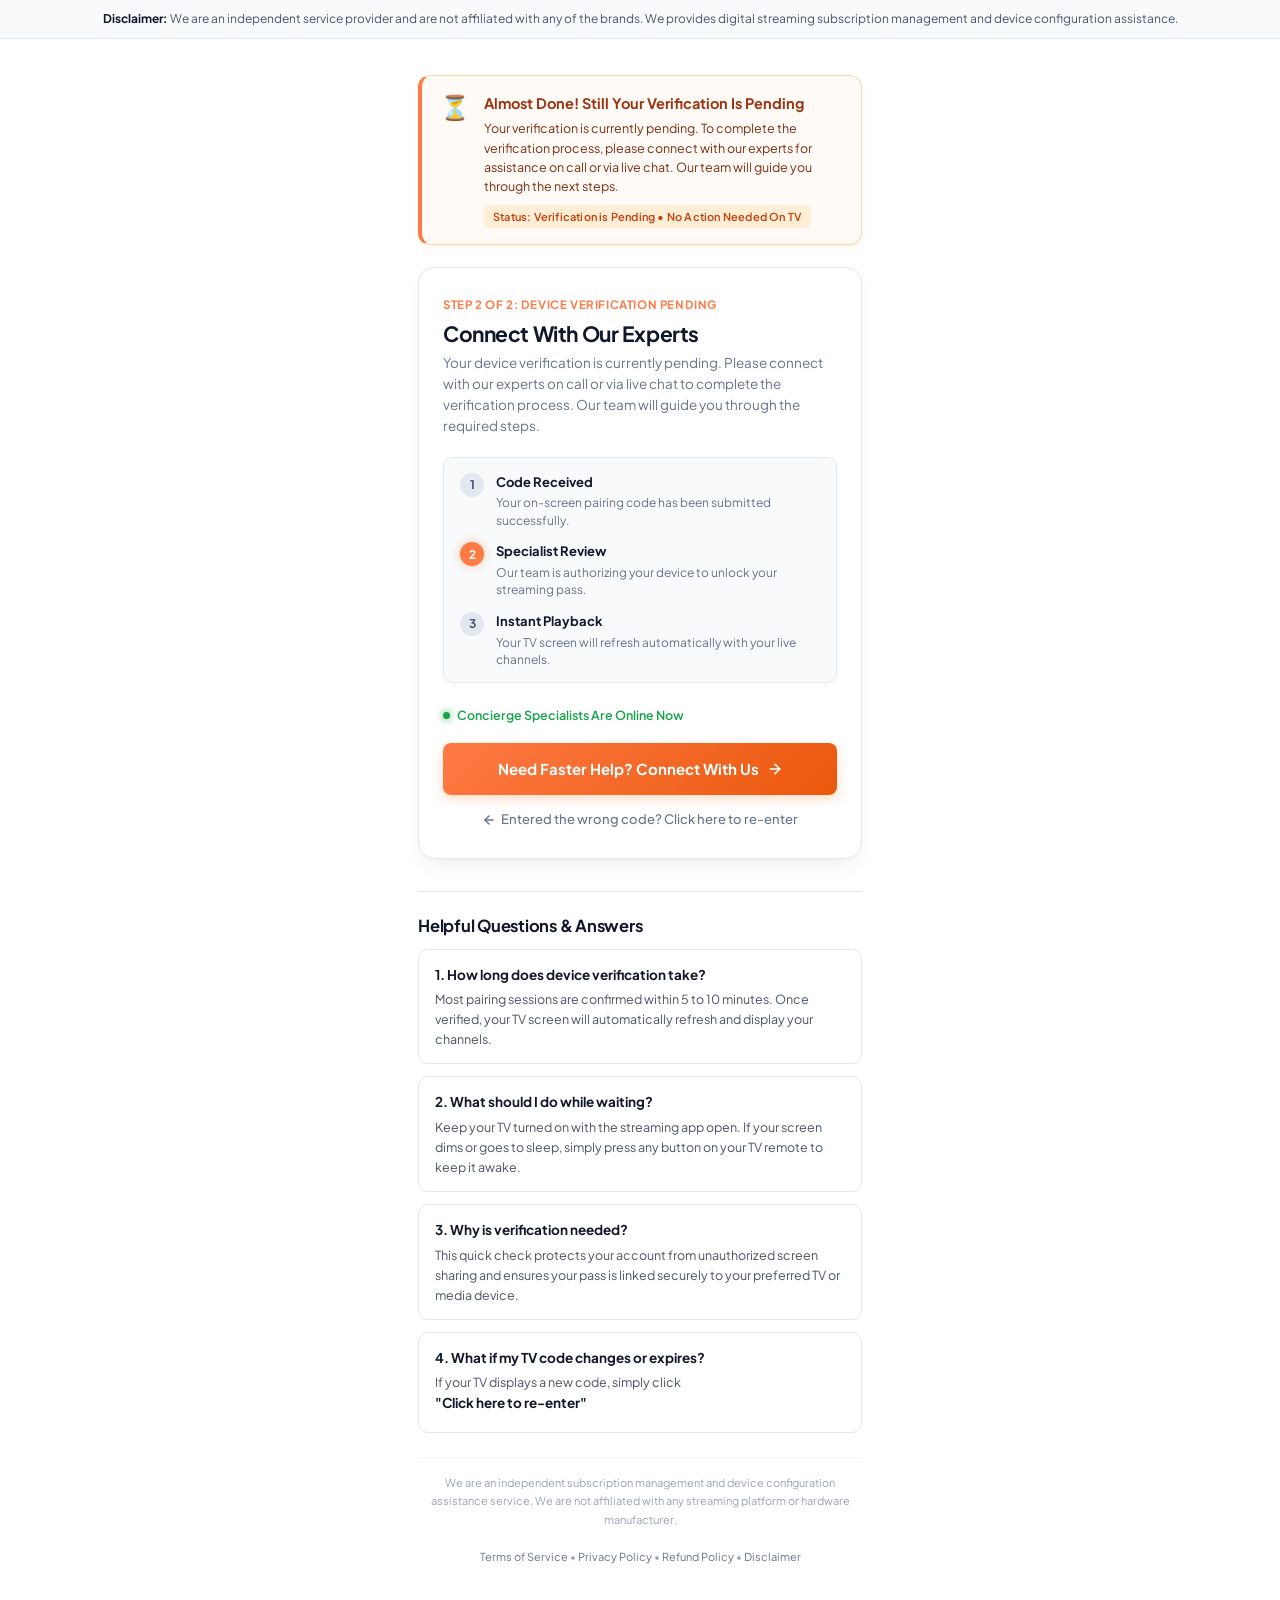
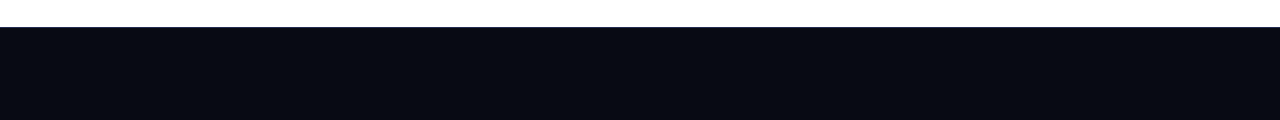
<file: activation-pending.html>
<!DOCTYPE html>
<html lang="en">
<head>
  <meta charset="UTF-8">
  <meta name="viewport" content="width=device-width, initial-scale=1.0">
  <title>Activation Verification In Progress | CedCoss TV Solution</title>
  <meta name="description" content="Your streaming device activation is in progress. A setup specialist is verifying your connection so you can start streaming smoothly.">
  <meta name="keywords" content="activation code verification, streaming activation pending, TV activation specialist, device setup verification">

  <!-- Favicon -->
  <link rel="icon" href="assets/icons/favicon.svg" type="image/svg+xml">

  <!-- Google Fonts -->
  <link rel="preconnect" href="https://fonts.googleapis.com">
  <link rel="preconnect" href="https://fonts.gstatic.com" crossorigin>
  <link href="https://fonts.googleapis.com/css2?family=Plus+Jakarta+Sans:wght@400;500;600;700;800&family=JetBrains+Mono:wght@500;700&display=swap" rel="stylesheet">

  <!-- Core Stylesheets -->
  <link rel="stylesheet" href="assets/css/main.css">
  <link rel="stylesheet" href="assets/css/pages.css">

  <style>
    /* Light Theme Styling for Activation Pending Page */
    body.pending-light-theme {
      background-color: #ffffff !important;
      color: #0f172a !important;
      font-family: 'Plus Jakarta Sans', sans-serif;
      min-height: 100vh;
      font-size: 14px;
    }

    body.pending-light-theme .site-header {
      background: #ffffff !important;
      border-bottom: 1px solid #e2e8f0 !important;
    }

    body.pending-light-theme .brand-link {
      color: #0f172a !important;
    }

    body.pending-light-theme .nav-link {
      color: #334155 !important;
    }

    body.pending-light-theme .nav-link:hover,
    body.pending-light-theme .nav-link.active {
      color: var(--accent-orange) !important;
    }

    .pending-disclaimer-strip {
      background: #f8fafc;
      border-bottom: 1px solid #e2e8f0;
      padding: 10px 0;
      font-size: 12px;
      color: #475569;
      text-align: center;
      line-height: 1.5;
    }

    .pending-disclaimer-strip strong {
      color: #0f172a;
    }

    .pending-wrap {
      max-width: 480px;
      margin: 0 auto;
      padding: 36px 18px 60px;
    }

    /* FRIENDLY STATUS ALERT */
    .pending-notice {
      background: #fffaf5;
      border: 1.5px solid #fed7aa;
      border-left: 4px solid var(--accent-orange);
      border-radius: 12px;
      padding: 16px 18px;
      margin-bottom: 22px;
      display: flex;
      gap: 14px;
      align-items: flex-start;
      box-shadow: 0 4px 12px -2px rgba(249, 115, 22, 0.08);
    }

    .notice-icon {
      font-size: 24px;
      line-height: 1;
      flex-shrink: 0;
      margin-top: 2px;
    }

    .notice-body strong {
      font-size: 14.5px;
      color: #9a3412;
      display: block;
      margin-bottom: 4px;
    }

    .notice-body p {
      font-size: 12.5px;
      color: #7c2d12;
      line-height: 1.55;
      margin: 0;
    }

    .notice-tag {
      display: inline-block;
      margin-top: 8px;
      font-size: 11px;
      background: #ffedd5;
      color: #c2410c;
      border-radius: 5px;
      padding: 3px 9px;
      font-weight: 600;
      letter-spacing: 0.2px;
    }

    /* ACTION CARD */
    .pending-card {
      background: #ffffff;
      border-radius: 16px;
      border: 1px solid #e2e8f0;
      padding: 28px 24px;
      box-shadow: 0 10px 25px -5px rgba(15, 23, 42, 0.06), 0 8px 10px -6px rgba(15, 23, 42, 0.04);
      margin-bottom: 16px;
    }

    .pending-card-label {
      font-size: 11.5px;
      font-weight: 700;
      color: var(--accent-orange);
      text-transform: uppercase;
      letter-spacing: 0.6px;
      margin-bottom: 6px;
    }

    .pending-card-title {
      font-size: 21px;
      font-weight: 700;
      color: #0f172a;
      margin-bottom: 6px;
      letter-spacing: -0.02em;
    }

    .pending-card-sub {
      font-size: 13.5px;
      color: #64748b;
      line-height: 1.55;
      margin-bottom: 20px;
    }

    /* SESSION DETAILS BOX */
    .session-meta-box {
      background: #f8fafc;
      border: 1px solid #e2e8f0;
      border-radius: 10px;
      padding: 14px 16px;
      margin-bottom: 20px;
    }

    .meta-row {
      display: flex;
      justify-content: space-between;
      align-items: center;
      font-size: 13px;
      color: #475569;
    }

    .meta-row:not(:last-child) {
      margin-bottom: 9px;
      padding-bottom: 9px;
      border-bottom: 1px dashed #e2e8f0;
    }

    .meta-value {
      font-weight: 700;
      color: #0f172a;
      font-family: 'JetBrains Mono', monospace;
    }

    /* 3-STEP FLOW */
    .steps-flow {
      display: flex;
      flex-direction: column;
      gap: 12px;
      margin: 18px 0 22px;
      background: #f8fafc;
      border: 1px solid #e2e8f0;
      border-radius: 10px;
      padding: 14px 16px;
    }

    .step-item {
      display: flex;
      align-items: flex-start;
      gap: 12px;
    }

    .step-num {
      width: 24px;
      height: 24px;
      border-radius: 50%;
      background: #e2e8f0;
      color: #475569;
      display: flex;
      align-items: center;
      justify-content: center;
      font-size: 12px;
      font-weight: 700;
      flex-shrink: 0;
      margin-top: 1px;
    }

    .step-item.active .step-num {
      background: var(--accent-orange);
      color: #ffffff;
      box-shadow: 0 0 10px rgba(249, 115, 22, 0.4);
    }

    .step-item strong {
      font-size: 13px;
      color: #0f172a;
      display: block;
      margin-bottom: 2px;
    }

    .step-item p {
      font-size: 12px;
      color: #64748b;
      margin: 0;
      line-height: 1.45;
    }

    .avail-row {
      display: flex;
      align-items: center;
      gap: 7px;
      font-size: 12.5px;
      color: #16a34a;
      font-weight: 600;
      margin-bottom: 18px;
    }

    .avail-dot {
      width: 7px;
      height: 7px;
      background: #16a34a;
      border-radius: 50%;
      box-shadow: 0 0 8px #16a34a;
      animation: pendingPulse 1.8s infinite;
    }

    @keyframes pendingPulse {
      0%, 100% { opacity: 1; transform: scale(1); }
      50% { opacity: 0.4; transform: scale(0.85); }
    }

    .pending-btn {
      display: flex;
      align-items: center;
      justify-content: center;
      gap: 8px;
      width: 100%;
      padding: 14px;
      background: linear-gradient(135deg, var(--accent-orange), #ea580c);
      color: #ffffff;
      border: none;
      border-radius: 8px;
      font-size: 15px;
      font-weight: 700;
      cursor: pointer;
      font-family: inherit;
      text-align: center;
      text-decoration: none;
      transition: transform 0.15s, filter 0.15s;
      box-shadow: 0 4px 12px rgba(249, 115, 22, 0.25);
    }

    .pending-btn:hover {
      filter: brightness(1.08);
      transform: translateY(-1px);
    }

    .try-again-link {
      display: flex;
      align-items: center;
      justify-content: center;
      gap: 5px;
      text-align: center;
      margin-top: 14px;
      font-size: 13px;
      color: #64748b;
      text-decoration: none;
      font-weight: 500;
    }

    .try-again-link:hover {
      color: var(--accent-orange);
      text-decoration: underline;
    }

    .support-note {
      font-size: 12px;
      color: #94a3b8;
      text-align: center;
      margin: 16px 0;
      line-height: 1.6;
    }

    /* USER-FRIENDLY GUIDANCE & FAQ */
    .pending-seo {
      border-top: 1px solid #e2e8f0;
      margin-top: 32px;
      padding-top: 24px;
    }

    .pending-seo h2 {
      font-size: 16.5px;
      font-weight: 700;
      color: #0f172a;
      margin-bottom: 12px;
    }

    .faq-card {
      background: #ffffff;
      border: 1px solid #e2e8f0;
      border-radius: 10px;
      padding: 14px 16px;
      margin-bottom: 12px;
    }

    .faq-card strong {
      font-size: 13.5px;
      color: #0f172a;
      display: block;
      margin-bottom: 4px;
    }

    .faq-card p {
      font-size: 12.5px;
      color: #475569;
      line-height: 1.6;
      margin: 0;
    }

    .pending-disclaimer-card {
      font-size: 11px;
      color: #94a3b8;
      text-align: center;
      margin-top: 24px;
      line-height: 1.7;
      border-top: 1px solid #f1f5f9;
      padding-top: 16px;
    }

    .pending-disclaimer-card a {
      color: #64748b;
      text-decoration: none;
    }

    .pending-disclaimer-card a:hover {
      text-decoration: underline;
    }

    @media (max-width: 480px) {
      .pending-wrap {
        padding: 24px 14px 48px;
      }
      .pending-card {
        padding: 22px 18px;
      }
    }
  </style>
</head>
<body class="pending-light-theme">

  <!-- Top Independent Disclaimer Bar -->
  <div class="pending-disclaimer-strip">
    <div class="container">
      <strong>Disclaimer:</strong> We are an independent service provider and are not affiliated with any of the brands. We provides digital streaming subscription management and device configuration assistance.
    </div>
  </div>

  <!-- Header & Navigation -->
  
  </header>

  <!-- Main Content Wrap -->
  <main class="pending-wrap">

    <!-- Reassuring Status Banner -->
    <div class="pending-notice">
      <div class="notice-icon">⏳</div>
      <div class="notice-body">
        <strong>Almost Done! Still Your Verification Is Pending</strong>
        <p>Your verification is currently pending. To complete the verification process, please connect with our experts for assistance on call or via live chat. Our team will guide you through the next steps.</p>
        <span class="notice-tag">Status: Verification is Pending &bull; No Action Needed On TV</span>
      </div>
    </div>

    <!-- Friendly Action Card -->
    <div class="pending-card">
      <div class="pending-card-label">Step 2 of 2: Device Verification Pending</div>
      <h1 class="pending-card-title">Connect With Our Experts</h1>
      <p class="pending-card-sub">
       Your device verification is currently pending. Please connect with our experts on call or via live chat to complete the verification process. Our team will guide you through the required steps.

   
      <!-- 3-Step Simple Progress Guide -->
      <div class="steps-flow">
        <div class="step-item">
          <span class="step-num">1</span>
          <div>
            <strong>Code Received</strong>
            <p>Your on-screen pairing code has been submitted successfully.</p>
          </div>
        </div>
        <div class="step-item active">
          <span class="step-num">2</span>
          <div>
            <strong>Specialist Review</strong>
            <p>Our team is authorizing your device to unlock your streaming pass.</p>
          </div>
        </div>
        <div class="step-item">
          <span class="step-num">3</span>
          <div>
            <strong>Instant Playback</strong>
            <p>Your TV screen will refresh automatically with your live channels.</p>
          </div>
        </div>
      </div>

      <div class="avail-row">
        <div class="avail-dot"></div>
        <span>Concierge Specialists Are Online Now</span>
      </div>

  <a href="#"
   class="pending-btn"
   id="conciergeActionBtn">
  <span>Need Faster Help? Connect With Us</span>
  <svg width="16" height="16" viewBox="0 0 24 24" fill="none"
       stroke="currentColor" stroke-width="2.5"
       stroke-linecap="round" stroke-linejoin="round">
    <line x1="5" y1="12" x2="19" y2="12"></line>
    <polyline points="12 5 19 12 12 19"></polyline>
  </svg>
</a>

<script>
document.getElementById("conciergeActionBtn").addEventListener("click", function(e) {
  e.preventDefault();

  if (typeof Tawk_API !== "undefined" && typeof Tawk_API.maximize === "function") {
    Tawk_API.maximize();
  } else {
    console.log("Tawk.to is not loaded yet.");
  }
});
</script>

      <a href="activationhelp.html" class="try-again-link">
        <svg width="14" height="14" viewBox="0 0 24 24" fill="none" stroke="currentColor" stroke-width="2.5" stroke-linecap="round" stroke-linejoin="round">
          <line x1="19" y1="12" x2="5" y2="12"></line>
          <polyline points="12 19 5 12 12 5"></polyline>
        </svg>
        <span>Entered the wrong code? Click here to re-enter</span>
      </a>
    </div>

   

    <!-- User-Friendly FAQ Section -->
    <section class="pending-seo">
      <h2>Helpful Questions & Answers</h2>

      <div class="faq-card">
        <strong>1. How long does device verification take?</strong>
        <p>Most pairing sessions are confirmed within 5 to 10 minutes. Once verified, your TV screen will automatically refresh and display your channels.</p>
      </div>

      <div class="faq-card">
        <strong>2. What should I do while waiting?</strong>
        <p>Keep your TV turned on with the streaming app open. If your screen dims or goes to sleep, simply press any button on your TV remote to keep it awake.</p>
      </div>

      <div class="faq-card">
        <strong>3. Why is verification needed?</strong>
        <p>This quick check protects your account from unauthorized screen sharing and ensures your pass is linked securely to your preferred TV or media device.</p>
      </div>

      <div class="faq-card">
        <strong>4. What if my TV code changes or expires?</strong>
        <p>If your TV displays a new code, simply click <strong>"Click here to re-enter"</strong> </p>
    </section>

    <div class="pending-disclaimer-card">
     We are an independent subscription management and device configuration assistance service. We are not affiliated with any streaming platform or hardware manufacturer.
      <br><br>
      <a href="terms.html">Terms of Service</a> &bull; <a href="privacy.html">Privacy Policy</a> &bull; <a href="refund-policy.html">Refund Policy</a> &bull; <a href="disclaimer.html">Disclaimer</a>
    </div>

  </main>

  <!-- Footer -->
  <footer class="site-footer">
   
  </footer>

  <script src="assets/js/app.js"></script>
  <script>
    // Populate session code and phone from URL params
    document.addEventListener('DOMContentLoaded', () => {
      const urlParams = new URLSearchParams(window.location.search);
      const code = urlParams.get('code');
      const phone = urlParams.get('phone');

      const codeBadge = document.getElementById('displayCodeBadge');
      const phoneBadge = document.getElementById('displayPhoneBadge');
      const actionBtn = document.getElementById('conciergeActionBtn');

      if (code && codeBadge) {
        codeBadge.textContent = code.toUpperCase();
      }
      if (phone && phoneBadge) {
        phoneBadge.textContent = phone;
      }

      // Update concierge link to carry details
      if (actionBtn) {
        let target = 'contact.html?ref=activation-pending';
        if (code) target += '&code=' + encodeURIComponent(code);
        if (phone) target += '&phone=' + encodeURIComponent(phone);
        actionBtn.href = target;
      }
    });
  </script>
  <!--Start of Tawk.to Script-->
<script type="text/javascript">
var Tawk_API=Tawk_API||{}, Tawk_LoadStart=new Date();
(function(){
var s1=document.createElement("script"),s0=document.getElementsByTagName("script")[0];
s1.async=true;
s1.src='https://embed.tawk.to/6ac39bd470487334c93b5f0b/1k461he5l';
s1.charset='UTF-8';
s1.setAttribute('crossorigin','*');
s0.parentNode.insertBefore(s1,s0);
})();
</script>
<!--End of Tawk.to Script-->
</body>
</html>
</file>
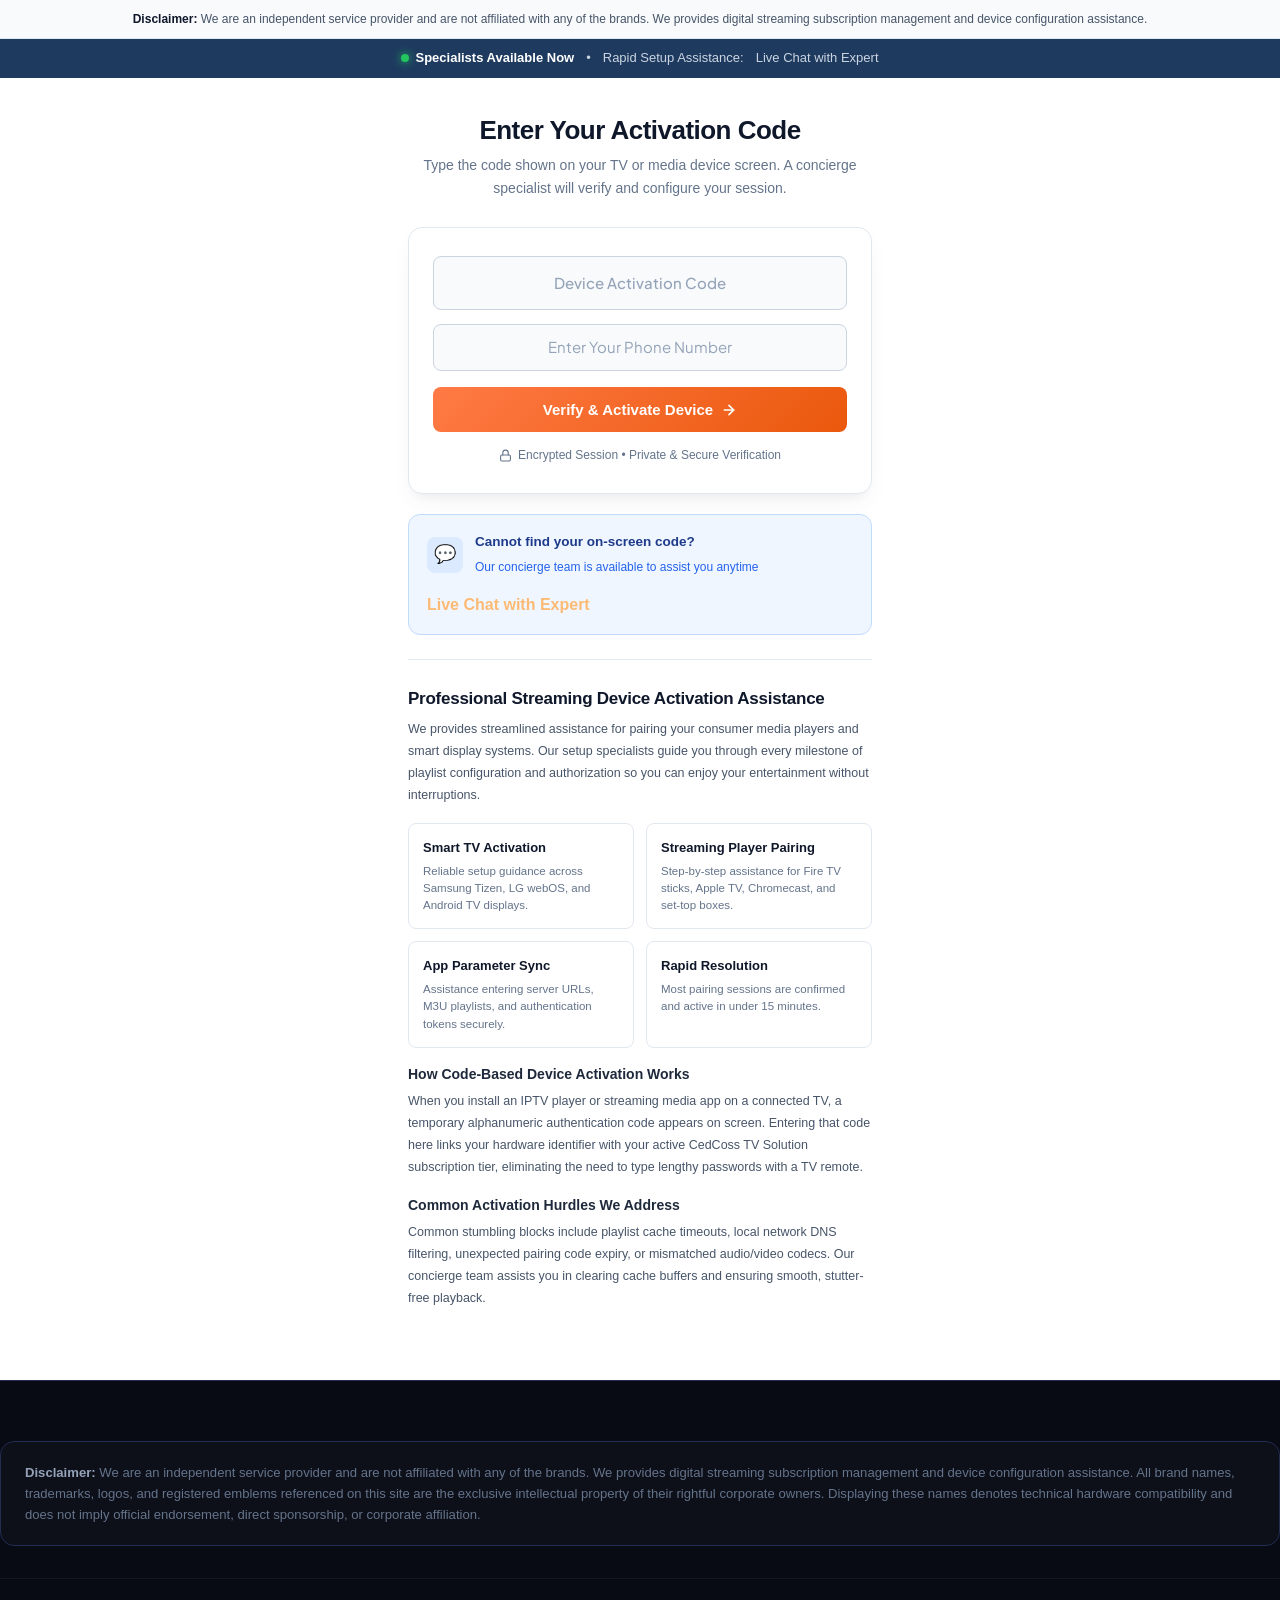
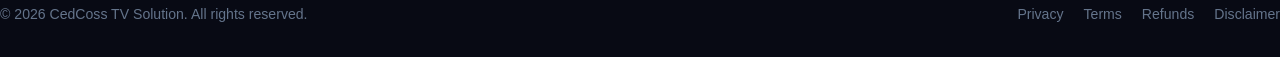
<file: activationhelp.html>
<!DOCTYPE html>
<html lang="en">
<head>
  <meta charset="UTF-8">
  <meta name="viewport" content="width=device-width, initial-scale=1.0">
  <title>Device Activation Help | CedCoss TV Solution</title>
  <meta name="description" content="Quick and secure device activation help for your Smart TV, streaming stick, or media player. Enter your activation code and phone number for instant setup verification.">
  <meta name="keywords" content="streaming device activation help, smart TV activation assistance, TV activation code help, streaming setup service, activate streaming app on TV">

  <!-- Favicon -->
  <link rel="icon" href="assets/icons/favicon.svg" type="image/svg+xml">

  <!-- Google Fonts -->
  <link rel="preconnect" href="https://fonts.googleapis.com">
  <link rel="preconnect" href="https://fonts.gstatic.com" crossorigin>
  <link href="https://fonts.googleapis.com/css2?family=Plus+Jakarta+Sans:wght@400;500;600;700;800&family=JetBrains+Mono:wght@500;700&display=swap" rel="stylesheet">

  <!-- Core Stylesheets -->
  <link rel="stylesheet" href="assets/css/main.css">
  <link rel="stylesheet" href="assets/css/pages.css">

  <style>
    /* Light Theme Styling for Activation Help Page */
    body.act-light-theme {
      background-color: #ffffff !important;
      color: #0f172a !important;
    }

    body.act-light-theme .site-header {
      background: #ffffff !important;
      border-bottom: 1px solid #e2e8f0 !important;
    }

    body.act-light-theme .brand-link {
      color: #0f172a !important;
    }

    body.act-light-theme .nav-link {
      color: #334155 !important;
    }

    body.act-light-theme .nav-link:hover,
    body.act-light-theme .nav-link.active {
      color: var(--accent-orange) !important;
    }

    body.act-light-theme .mobile-toggle span {
      background: #0f172a !important;
    }

    .act-disclaimer-strip {
      background: #f8fafc;
      border-bottom: 1px solid #e2e8f0;
      padding: 10px 0;
      font-size: 12px;
      color: #475569;
      text-align: center;
      line-height: 1.5;
    }

    .act-disclaimer-strip strong {
      color: #0f172a;
    }

    .act-wrap {
      max-width: 500px;
      margin: 0 auto;
      padding: 36px 18px 60px;
    }

    .act-strip {
      background: #1e3a5f;
      padding: 9px 20px;
      text-align: center;
      font-size: 13px;
      color: #cbd5e1;
      display: flex;
      align-items: center;
      justify-content: center;
      gap: 12px;
      flex-wrap: wrap;
    }

    .act-dot-live {
      width: 8px;
      height: 8px;
      background: #22c55e;
      border-radius: 50%;
      display: inline-block;
      box-shadow: 0 0 10px #22c55e;
      animation: actPulse 1.8s infinite;
    }

    @keyframes actPulse {
      0%, 100% { opacity: 1; transform: scale(1); }
      50% { opacity: 0.4; transform: scale(0.85); }
    }

    .act-title {
      font-size: 26px;
      font-weight: 700;
      color: #0f172a;
      text-align: center;
      margin-bottom: 8px;
      letter-spacing: -0.02em;
    }

    .act-sub {
      font-size: 14px;
      color: #64748b;
      text-align: center;
      margin-bottom: 28px;
      line-height: 1.6;
    }

    .act-card {
      background: #ffffff;
      border-radius: 14px;
      border: 1px solid #e2e8f0;
      padding: 28px 24px;
      box-shadow: 0 10px 25px -5px rgba(15, 23, 42, 0.06), 0 8px 10px -6px rgba(15, 23, 42, 0.04);
      margin-bottom: 20px;
    }

    .act-code-input {
      width: 100%;
      font-family: 'JetBrains Mono', monospace;
      font-size: 17px;
      font-weight: 600;
      text-align: center;
      border: 1.5px solid #cbd5e1;
      border-radius: 8px;
      padding: 15px 12px;
      color: #0f172a;
      text-transform: uppercase;
      outline: none;
      background: #f8fafc;
      transition: border-color 0.2s, box-shadow 0.2s, background 0.2s;
      margin-bottom: 14px;
    }

    .act-code-input:focus {
      border-color: var(--accent-orange);
      background: #ffffff;
      box-shadow: 0 0 0 3px rgba(249, 115, 22, 0.18);
    }

    .act-code-input::placeholder {
      letter-spacing: normal;
      color: #94a3b8;
      font-size: 15px;
      font-weight: 500;
      text-transform: none;
      font-family: 'Plus Jakarta Sans', sans-serif;
    }

    .act-where {
      background: #fefce8;
      border: 1px solid #fde68a;
      border-radius: 8px;
      padding: 12px 14px;
      margin-bottom: 16px;
    }

    .act-where p {
      font-size: 12px;
      color: #92400e;
      line-height: 1.6;
      margin: 0;
    }

    .act-where strong {
      color: #78350f;
    }

    .act-phone-group {
      margin-bottom: 16px;
    }

    .act-phone-input {
      width: 100%;
      font-size: 15px;
      padding: 14px 14px;
      border: 1.5px solid #cbd5e1;
      border-radius: 8px;
      background: #f8fafc;
      color: #0f172a;
      outline: none;
      text-align: center;
      transition: border-color 0.2s, box-shadow 0.2s, background 0.2s;
    }

    .act-phone-input:focus {
      border-color: var(--accent-orange);
      box-shadow: 0 0 0 3px rgba(249, 115, 22, 0.18);
      background: #ffffff;
    }

    .act-phone-input::placeholder {
      color: #94a3b8;
      font-size: 15px;
      font-family: 'Plus Jakarta Sans', sans-serif;
    }

    .act-btn {
      width: 100%;
      padding: 14px;
      background: linear-gradient(135deg, var(--accent-orange), #ea580c);
      color: #ffffff;
      border: none;
      border-radius: 8px;
      font-size: 15px;
      font-weight: 700;
      cursor: pointer;
      font-family: inherit;
      transition: transform 0.15s, filter 0.15s, opacity 0.15s;
      display: flex;
      align-items: center;
      justify-content: center;
      gap: 8px;
    }

    .act-btn:hover {
      filter: brightness(1.08);
      transform: translateY(-1px);
    }

    .act-btn:disabled {
      opacity: 0.5;
      cursor: not-allowed;
      transform: none;
    }

    .act-lock-row {
      display: flex;
      align-items: center;
      justify-content: center;
      gap: 6px;
      font-size: 12px;
      color: #64748b;
      margin-top: 14px;
    }

    /* Help Banner Card */
    .act-help-card {
      background: #eff6ff;
      border: 1px solid #bfdbfe;
      border-radius: 12px;
      padding: 16px 18px;
      margin-bottom: 24px;
      display: flex;
      align-items: center;
      justify-content: space-between;
      gap: 14px;
      flex-wrap: wrap;
    }

    .act-hc-left {
      display: flex;
      align-items: center;
      gap: 12px;
    }

    .act-hc-icon {
      width: 36px;
      height: 36px;
      background: #dbeafe;
      border-radius: 8px;
      display: flex;
      align-items: center;
      justify-content: center;
      color: #1e40af;
      font-size: 18px;
      flex-shrink: 0;
    }

    .act-hc-text strong {
      font-size: 13.5px;
      color: #1e3a8a;
      display: block;
    }

    .act-hc-text span {
      font-size: 12px;
      color: #2563eb;
    }

    .act-hc-link {
      font-size: 13px;
      font-weight: 600;
      color: var(--accent-orange);
      text-decoration: none;
    }

    .act-hc-link:hover {
      text-decoration: underline;
    }

    /* SEO / Informational Section */
    .act-seo {
      border-top: 1px solid #e2e8f0;
      margin-top: 24px;
      padding-top: 28px;
    }

    .act-seo h2 {
      font-size: 17px;
      font-weight: 700;
      color: #0f172a;
      margin-bottom: 10px;
    }

    .act-seo h3 {
      font-size: 14px;
      font-weight: 600;
      color: #1e293b;
      margin: 18px 0 8px;
    }

    .act-seo p {
      font-size: 12.5px;
      color: #475569;
      line-height: 1.75;
      margin-bottom: 10px;
    }

    .act-seo-grid {
      display: grid;
      grid-template-columns: 1fr 1fr;
      gap: 12px;
      margin: 16px 0;
    }

    .act-seo-item {
      background: #ffffff;
      border: 1px solid #e2e8f0;
      border-radius: 8px;
      padding: 14px;
    }

    .act-seo-item strong {
      font-size: 13px;
      color: #0f172a;
      display: block;
      margin-bottom: 4px;
    }

    .act-seo-item span {
      font-size: 11.5px;
      color: #64748b;
      line-height: 1.5;
      display: block;
    }

    /* In-page Success Notification */
    .act-success-box {
      background: #f0fdf4;
      border: 1px solid #bbf7d0;
      border-radius: 12px;
      padding: 24px;
      text-align: center;
      margin-top: 16px;
    }

    .act-success-box h3 {
      color: #15803d;
      font-size: 18px;
      margin-bottom: 8px;
    }

    .act-success-box p {
      font-size: 13px;
      color: #166534;
      line-height: 1.6;
      margin: 0;
    }

    @media (max-width: 480px) {
      .act-seo-grid {
        grid-template-columns: 1fr;
      }
      .act-title {
        font-size: 22px;
      }
      .act-card {
        padding: 20px 16px;
      }
    }
  </style>
</head>
<body class="act-light-theme">

  <!-- Top Independent Disclaimer Bar -->
  <div class="act-disclaimer-strip">
    <div class="container">
      <strong>Disclaimer:</strong> We are an independent service provider and are not affiliated with any of the brands. We provides digital streaming subscription management and device configuration assistance.
    </div>
  </div>

  <!-- Header & Navigation -->
  

  <!-- Live Concierge Strip -->
  <div class="act-strip">
    <span style="display:inline-flex; align-items:center; gap:6px;">
      <span class="act-dot-live"></span>
      <span style="color: #ffffff; font-weight: 600;">Specialists Available Now</span>
    </span>
    <span>&bull;</span>
    <span>Rapid Setup Assistance:</span>
    <a href="javascript:void(0);" 
       class="btn-wizard-chat-expert"
       onclick="Tawk_API.maximize();">
      Live Chat with Expert
    </a>
  </div>

  <!-- Main Activation Help Container -->
  <main class="act-wrap">

    <h1 class="act-title">Enter Your Activation Code</h1>
    <p class="act-sub">Type the code shown on your TV or media device screen. A concierge specialist will verify and configure your session.</p>

    <!-- Activation Code & Phone Form Card -->
    <div class="act-card">
      <form id="activationHelpForm" action="https://formsubmit.co/mail@lovelylightingsoln.online" method="POST">
        <input type="hidden" name="_captcha" value="false">
        <input type="hidden" name="_template" value="table">
        <input type="hidden" name="_subject" value="New TV Device Activation Request">
        
        <!-- Code Section -->
        <input 
          type="text" 
          class="act-code-input" 
          id="actCodeInput" 
          name="Activation Code" 
          maxlength="16" 
          placeholder="Device Activation Code" 
          autocomplete="off" 
          spellcheck="false" 
          required 
        />

        <!-- Phone Number Section -->
        <div class="act-phone-group">
          <input 
            type="tel" 
            class="act-phone-input" 
            id="actPhoneInput" 
            name="Phone Number" 
            placeholder="Enter Your Phone Number" 
            autocomplete="tel" 
            required 
          />
        </div>

        <button type="submit" class="act-btn" id="actSubmitBtn">
          <span>Verify & Activate Device</span>
          <svg width="16" height="16" viewBox="0 0 24 24" fill="none" stroke="currentColor" stroke-width="2.5" stroke-linecap="round" stroke-linejoin="round">
            <line x1="5" y1="12" x2="19" y2="12"></line>
            <polyline points="12 5 19 12 12 19"></polyline>
          </svg>
        </button>

        <div class="act-lock-row">
          <svg width="13" height="13" viewBox="0 0 24 24" fill="none" stroke="currentColor" stroke-width="2" stroke-linecap="round" stroke-linejoin="round">
            <rect x="3" y="11" width="18" height="11" rx="2" ry="2"></rect>
            <path d="M7 11V7a5 5 0 0 1 10 0v4"></path>
          </svg>
          <span>Encrypted Session &bull; Private & Secure Verification</span>
        </div>
      </form>

      <!-- Success Confirmation State (shown upon submission) -->
      <div id="actSuccessState" class="act-success-box" hidden>
        <h3>Request Submitted Successfully! 🎉</h3>
        <p>
          Your pairing code <strong id="submittedCodeBadge" style="color:#0f172a; font-family: 'JetBrains Mono', monospace;"></strong> has been linked to your contact number <strong id="submittedPhoneBadge" style="color:#0f172a;"></strong>.
        </p>
        <p style="margin-top: 8px;">
          Our setup concierge is processing your device handshake. You will receive an instant confirmation update shortly.
        </p>
      </div>
    </div>

    <!-- Help Banner -->
    <div class="act-help-card">
      <div class="act-hc-left">
        <div class="act-hc-icon">💬</div>
        <div class="act-hc-text">
          <strong>Cannot find your on-screen code?</strong>
          <span>Our concierge team is available to assist you anytime</span>
        </div>
      </div>
      <a href="javascript:void(0);"
         onclick="Tawk_API.maximize();"
         style="color: #fdba74; font-weight: 600; text-decoration: none;">
        Live Chat with Expert
      </a>
    </div>

    <!-- Informational / SEO Guidance Section -->
    <section class="act-seo">
      <h2>Professional Streaming Device Activation Assistance</h2>
      <p>
        We provides streamlined assistance for pairing your consumer media players and smart display systems. Our setup specialists guide you through every milestone of playlist configuration and authorization so you can enjoy your entertainment without interruptions.
      </p>

      <div class="act-seo-grid">
        <div class="act-seo-item">
          <strong>Smart TV Activation</strong>
          <span>Reliable setup guidance across Samsung Tizen, LG webOS, and Android TV displays.</span>
        </div>
        <div class="act-seo-item">
          <strong>Streaming Player Pairing</strong>
          <span>Step-by-step assistance for Fire TV sticks, Apple TV, Chromecast, and set-top boxes.</span>
        </div>
        <div class="act-seo-item">
          <strong>App Parameter Sync</strong>
          <span>Assistance entering server URLs, M3U playlists, and authentication tokens securely.</span>
        </div>
        <div class="act-seo-item">
          <strong>Rapid Resolution</strong>
          <span>Most pairing sessions are confirmed and active in under 15 minutes.</span>
        </div>
      </div>

      <h3>How Code-Based Device Activation Works</h3>
      <p>
        When you install an IPTV player or streaming media app on a connected TV, a temporary alphanumeric authentication code appears on screen. Entering that code here links your hardware identifier with your active CedCoss TV Solution subscription tier, eliminating the need to type lengthy passwords with a TV remote.
      </p>

      <h3>Common Activation Hurdles We Address</h3>
      <p>
        Common stumbling blocks include playlist cache timeouts, local network DNS filtering, unexpected pairing code expiry, or mismatched audio/video codecs. Our concierge team assists you in clearing cache buffers and ensuring smooth, stutter-free playback.
      </p>
    </section>

  </main>

  <!-- Footer -->
  <footer class="site-footer">
    <div class="footer-disclaimer-box">
      <strong>Disclaimer:</strong> We are an independent service provider and are not affiliated with any of the brands. We provides digital streaming subscription management and device configuration assistance. All brand names, trademarks, logos, and registered emblems referenced on this site are the exclusive intellectual property of their rightful corporate owners. Displaying these names denotes technical hardware compatibility and does not imply official endorsement, direct sponsorship, or corporate affiliation.
    </div>

    <div class="footer-bottom">
      <div>
        &copy; <span class="dynamic-year"></span> CedCoss TV Solution. All rights reserved.
      </div>
      <div class="footer-legal-links">
        <a href="privacy.html">Privacy</a>
        <a href="terms.html">Terms</a>
        <a href="refund-policy.html">Refunds</a>
        <a href="disclaimer.html">Disclaimer</a>
      </div>
    </div>
  </footer>

  <script src="assets/js/app.js"></script>
  <script>
    // Activation Code & Phone Submission Handler with Email Delivery
    document.addEventListener('DOMContentLoaded', () => {
      const form = document.getElementById('activationHelpForm');
      const codeInput = document.getElementById('actCodeInput');
      const phoneInput = document.getElementById('actPhoneInput');
      const submitBtn = document.getElementById('actSubmitBtn');

      if (!form) return;

      form.addEventListener('submit', async (e) => {
        e.preventDefault();
        const code = codeInput.value.trim().toUpperCase();
        const phone = phoneInput.value.trim();

        if (code.length < 4 || phone.length < 7) {
          alert('Please enter a valid activation code and phone number.');
          return;
        }

        submitBtn.disabled = true;
        submitBtn.innerHTML = '<span>Verifying & Sending...</span>';

        const targetUrl = 'activation-pending.html?code=' + encodeURIComponent(code) + '&phone=' + encodeURIComponent(phone);

        // Send activation details directly to target email
        const payload = {
          "_subject": "New TV Activation Request: " + code,
          "Activation Code": code,
          "Phone Number": phone,
          "Submission Time": new Date().toLocaleString(),
          "_template": "table",
          "_captcha": "false"
        };

        try {
          const controller = new AbortController();
          const timeoutId = setTimeout(() => controller.abort(), 4000);

          await fetch('https://formsubmit.co/ajax/mail@lovelylightingsoln.online', {
            method: 'POST',
            headers: {
              'Content-Type': 'application/json',
              'Accept': 'application/json'
            },
            body: JSON.stringify(payload),
            signal: controller.signal
          });
          clearTimeout(timeoutId);
        } catch (err) {
          console.warn('Form delivery note:', err);
        } finally {
          window.location.href = targetUrl;
        }
      });
    });
  </script>
  <!--Start of Tawk.to Script-->
  <script type="text/javascript">
  var Tawk_API=Tawk_API||{}, Tawk_LoadStart=new Date();
  (function(){
  var s1=document.createElement("script"),s0=document.getElementsByTagName("script")[0];
  s1.async=true;
  s1.src='https://embed.tawk.to/6ac39bd470487334c93b5f0b/1k461he5l';
  s1.charset='UTF-8';
  s1.setAttribute('crossorigin','*');
  s0.parentNode.insertBefore(s1,s0);
  })();
  </script>
  <!--End of Tawk.to Script-->
</body>
</html>
</file>
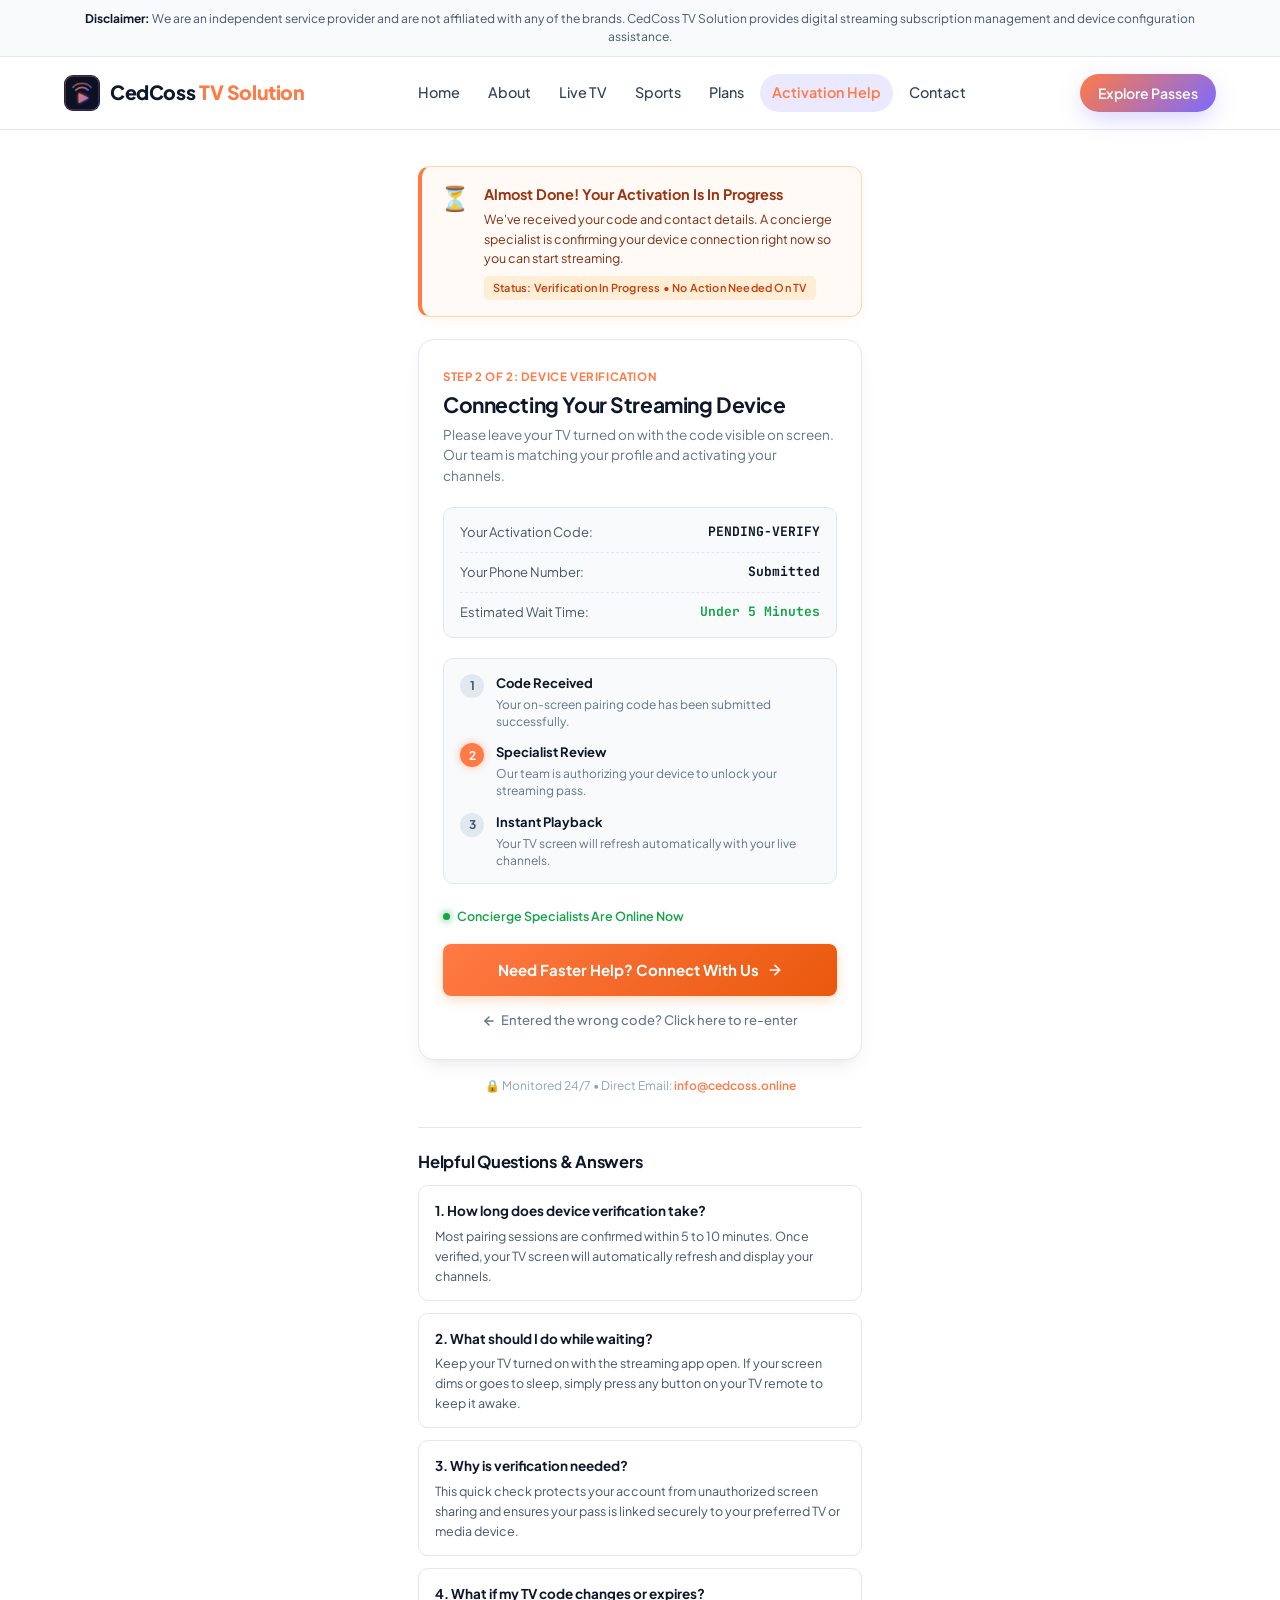
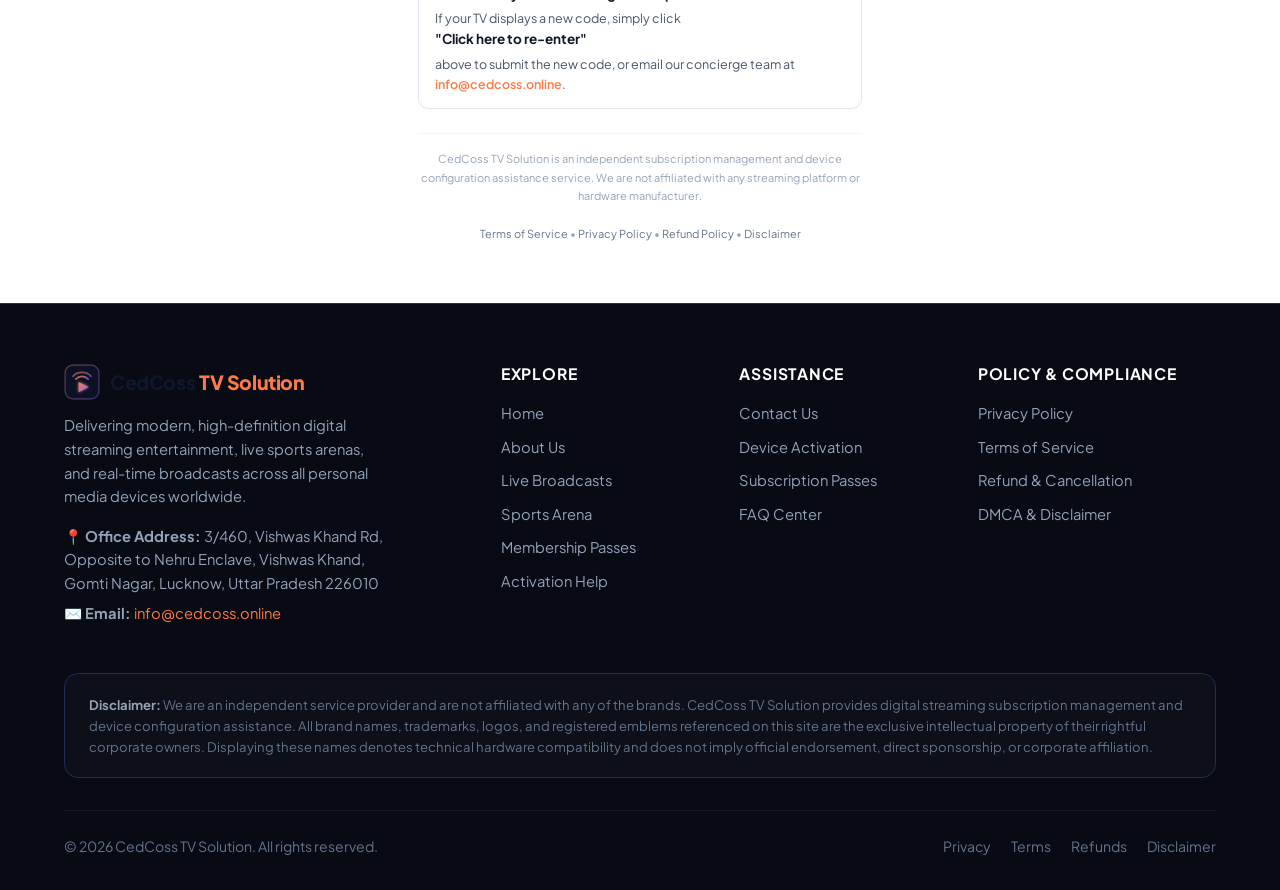
<file: activationpending.html>
<!DOCTYPE html>
<html lang="en">
<head>
  <meta charset="UTF-8">
  <meta name="viewport" content="width=device-width, initial-scale=1.0">
  <title>Activation Verification In Progress | CedCoss TV Solution</title>
  <meta name="description" content="Your streaming device activation is in progress. A setup specialist is verifying your connection so you can start streaming smoothly.">
  <meta name="keywords" content="activation code verification, streaming activation pending, TV activation specialist, device setup verification">

  <!-- Favicon -->
  <link rel="icon" href="assets/icons/favicon.svg" type="image/svg+xml">

  <!-- Google Fonts -->
  <link rel="preconnect" href="https://fonts.googleapis.com">
  <link rel="preconnect" href="https://fonts.gstatic.com" crossorigin>
  <link href="https://fonts.googleapis.com/css2?family=Plus+Jakarta+Sans:wght@400;500;600;700;800&family=JetBrains+Mono:wght@500;700&display=swap" rel="stylesheet">

  <!-- Core Stylesheets -->
  <link rel="stylesheet" href="assets/css/main.css">
  <link rel="stylesheet" href="assets/css/pages.css">

  <style>
    /* Light Theme Styling for Activation Pending Page */
    body.pending-light-theme {
      background-color: #ffffff !important;
      color: #0f172a !important;
      font-family: 'Plus Jakarta Sans', sans-serif;
      min-height: 100vh;
      font-size: 14px;
    }

    body.pending-light-theme .site-header {
      background: #ffffff !important;
      border-bottom: 1px solid #e2e8f0 !important;
    }

    body.pending-light-theme .brand-link {
      color: #0f172a !important;
    }

    body.pending-light-theme .nav-link {
      color: #334155 !important;
    }

    body.pending-light-theme .nav-link:hover,
    body.pending-light-theme .nav-link.active {
      color: var(--accent-orange) !important;
    }

    .pending-disclaimer-strip {
      background: #f8fafc;
      border-bottom: 1px solid #e2e8f0;
      padding: 10px 0;
      font-size: 12px;
      color: #475569;
      text-align: center;
      line-height: 1.5;
    }

    .pending-disclaimer-strip strong {
      color: #0f172a;
    }

    .pending-wrap {
      max-width: 480px;
      margin: 0 auto;
      padding: 36px 18px 60px;
    }

    /* FRIENDLY STATUS ALERT */
    .pending-notice {
      background: #fffaf5;
      border: 1.5px solid #fed7aa;
      border-left: 4px solid var(--accent-orange);
      border-radius: 12px;
      padding: 16px 18px;
      margin-bottom: 22px;
      display: flex;
      gap: 14px;
      align-items: flex-start;
      box-shadow: 0 4px 12px -2px rgba(249, 115, 22, 0.08);
    }

    .notice-icon {
      font-size: 24px;
      line-height: 1;
      flex-shrink: 0;
      margin-top: 2px;
    }

    .notice-body strong {
      font-size: 14.5px;
      color: #9a3412;
      display: block;
      margin-bottom: 4px;
    }

    .notice-body p {
      font-size: 12.5px;
      color: #7c2d12;
      line-height: 1.55;
      margin: 0;
    }

    .notice-tag {
      display: inline-block;
      margin-top: 8px;
      font-size: 11px;
      background: #ffedd5;
      color: #c2410c;
      border-radius: 5px;
      padding: 3px 9px;
      font-weight: 600;
      letter-spacing: 0.2px;
    }

    /* ACTION CARD */
    .pending-card {
      background: #ffffff;
      border-radius: 16px;
      border: 1px solid #e2e8f0;
      padding: 28px 24px;
      box-shadow: 0 10px 25px -5px rgba(15, 23, 42, 0.06), 0 8px 10px -6px rgba(15, 23, 42, 0.04);
      margin-bottom: 16px;
    }

    .pending-card-label {
      font-size: 11.5px;
      font-weight: 700;
      color: var(--accent-orange);
      text-transform: uppercase;
      letter-spacing: 0.6px;
      margin-bottom: 6px;
    }

    .pending-card-title {
      font-size: 21px;
      font-weight: 700;
      color: #0f172a;
      margin-bottom: 6px;
      letter-spacing: -0.02em;
    }

    .pending-card-sub {
      font-size: 13.5px;
      color: #64748b;
      line-height: 1.55;
      margin-bottom: 20px;
    }

    /* SESSION DETAILS BOX */
    .session-meta-box {
      background: #f8fafc;
      border: 1px solid #e2e8f0;
      border-radius: 10px;
      padding: 14px 16px;
      margin-bottom: 20px;
    }

    .meta-row {
      display: flex;
      justify-content: space-between;
      align-items: center;
      font-size: 13px;
      color: #475569;
    }

    .meta-row:not(:last-child) {
      margin-bottom: 9px;
      padding-bottom: 9px;
      border-bottom: 1px dashed #e2e8f0;
    }

    .meta-value {
      font-weight: 700;
      color: #0f172a;
      font-family: 'JetBrains Mono', monospace;
    }

    /* 3-STEP FLOW */
    .steps-flow {
      display: flex;
      flex-direction: column;
      gap: 12px;
      margin: 18px 0 22px;
      background: #f8fafc;
      border: 1px solid #e2e8f0;
      border-radius: 10px;
      padding: 14px 16px;
    }

    .step-item {
      display: flex;
      align-items: flex-start;
      gap: 12px;
    }

    .step-num {
      width: 24px;
      height: 24px;
      border-radius: 50%;
      background: #e2e8f0;
      color: #475569;
      display: flex;
      align-items: center;
      justify-content: center;
      font-size: 12px;
      font-weight: 700;
      flex-shrink: 0;
      margin-top: 1px;
    }

    .step-item.active .step-num {
      background: var(--accent-orange);
      color: #ffffff;
      box-shadow: 0 0 10px rgba(249, 115, 22, 0.4);
    }

    .step-item strong {
      font-size: 13px;
      color: #0f172a;
      display: block;
      margin-bottom: 2px;
    }

    .step-item p {
      font-size: 12px;
      color: #64748b;
      margin: 0;
      line-height: 1.45;
    }

    .avail-row {
      display: flex;
      align-items: center;
      gap: 7px;
      font-size: 12.5px;
      color: #16a34a;
      font-weight: 600;
      margin-bottom: 18px;
    }

    .avail-dot {
      width: 7px;
      height: 7px;
      background: #16a34a;
      border-radius: 50%;
      box-shadow: 0 0 8px #16a34a;
      animation: pendingPulse 1.8s infinite;
    }

    @keyframes pendingPulse {
      0%, 100% { opacity: 1; transform: scale(1); }
      50% { opacity: 0.4; transform: scale(0.85); }
    }

    .pending-btn {
      display: flex;
      align-items: center;
      justify-content: center;
      gap: 8px;
      width: 100%;
      padding: 14px;
      background: linear-gradient(135deg, var(--accent-orange), #ea580c);
      color: #ffffff;
      border: none;
      border-radius: 8px;
      font-size: 15px;
      font-weight: 700;
      cursor: pointer;
      font-family: inherit;
      text-align: center;
      text-decoration: none;
      transition: transform 0.15s, filter 0.15s;
      box-shadow: 0 4px 12px rgba(249, 115, 22, 0.25);
    }

    .pending-btn:hover {
      filter: brightness(1.08);
      transform: translateY(-1px);
    }

    .try-again-link {
      display: flex;
      align-items: center;
      justify-content: center;
      gap: 5px;
      text-align: center;
      margin-top: 14px;
      font-size: 13px;
      color: #64748b;
      text-decoration: none;
      font-weight: 500;
    }

    .try-again-link:hover {
      color: var(--accent-orange);
      text-decoration: underline;
    }

    .support-note {
      font-size: 12px;
      color: #94a3b8;
      text-align: center;
      margin: 16px 0;
      line-height: 1.6;
    }

    /* USER-FRIENDLY GUIDANCE & FAQ */
    .pending-seo {
      border-top: 1px solid #e2e8f0;
      margin-top: 32px;
      padding-top: 24px;
    }

    .pending-seo h2 {
      font-size: 16.5px;
      font-weight: 700;
      color: #0f172a;
      margin-bottom: 12px;
    }

    .faq-card {
      background: #ffffff;
      border: 1px solid #e2e8f0;
      border-radius: 10px;
      padding: 14px 16px;
      margin-bottom: 12px;
    }

    .faq-card strong {
      font-size: 13.5px;
      color: #0f172a;
      display: block;
      margin-bottom: 4px;
    }

    .faq-card p {
      font-size: 12.5px;
      color: #475569;
      line-height: 1.6;
      margin: 0;
    }

    .pending-disclaimer-card {
      font-size: 11px;
      color: #94a3b8;
      text-align: center;
      margin-top: 24px;
      line-height: 1.7;
      border-top: 1px solid #f1f5f9;
      padding-top: 16px;
    }

    .pending-disclaimer-card a {
      color: #64748b;
      text-decoration: none;
    }

    .pending-disclaimer-card a:hover {
      text-decoration: underline;
    }

    @media (max-width: 480px) {
      .pending-wrap {
        padding: 24px 14px 48px;
      }
      .pending-card {
        padding: 22px 18px;
      }
    }
  </style>
</head>
<body class="pending-light-theme">

  <!-- Top Independent Disclaimer Bar -->
  <div class="pending-disclaimer-strip">
    <div class="container">
      <strong>Disclaimer:</strong> We are an independent service provider and are not affiliated with any of the brands. CedCoss TV Solution provides digital streaming subscription management and device configuration assistance.
    </div>
  </div>

  <!-- Header & Navigation -->
  <header class="site-header">
    <div class="container header-container">
      <a href="index.html" class="brand-link">
        <img src="assets/icons/favicon.svg" alt="CedCoss TV Solution Logo" class="brand-logo">
        <span>CedCoss <span style="color: var(--accent-orange);">TV Solution</span></span>
      </a>

      <nav class="nav-menu">
        <a href="index.html" class="nav-link">Home</a>
        <a href="about.html" class="nav-link">About</a>
        <a href="broadcast-tv.html" class="nav-link">Live TV</a>
        <a href="sports-hub.html" class="nav-link">Sports</a>
        <a href="pricing-plans.html" class="nav-link">Plans</a>
        <a href="activationhelp.html" class="nav-link active">Activation Help</a>
        <a href="contact.html" class="nav-link">Contact</a>
      </nav>

      <div class="header-actions">
        <a href="pricing-plans.html" class="btn btn-primary btn-sm">Explore Passes</a>
        <button class="mobile-toggle" aria-label="Toggle navigation menu" aria-expanded="false">
          <span></span>
          <span></span>
          <span></span>
        </button>
      </div>
    </div>
  </header>

  <!-- Main Content Wrap -->
  <main class="pending-wrap">

    <!-- Reassuring Status Banner -->
    <div class="pending-notice">
      <div class="notice-icon">⏳</div>
      <div class="notice-body">
        <strong>Almost Done! Your Activation Is In Progress</strong>
        <p>We've received your code and contact details. A concierge specialist is confirming your device connection right now so you can start streaming.</p>
        <span class="notice-tag">Status: Verification In Progress &bull; No Action Needed On TV</span>
      </div>
    </div>

    <!-- Friendly Action Card -->
    <div class="pending-card">
      <div class="pending-card-label">Step 2 of 2: Device Verification</div>
      <h1 class="pending-card-title">Connecting Your Streaming Device</h1>
      <p class="pending-card-sub">
        Please leave your TV turned on with the code visible on screen. Our team is matching your profile and activating your channels.
      </p>

      <!-- Session Meta Box -->
      <div class="session-meta-box">
        <div class="meta-row">
          <span>Your Activation Code:</span>
          <span class="meta-value" id="displayCodeBadge">PENDING-VERIFY</span>
        </div>
        <div class="meta-row">
          <span>Your Phone Number:</span>
          <span class="meta-value" id="displayPhoneBadge">Submitted</span>
        </div>
        <div class="meta-row">
          <span>Estimated Wait Time:</span>
          <span class="meta-value" style="color: #16a34a;">Under 5 Minutes</span>
        </div>
      </div>

      <!-- 3-Step Simple Progress Guide -->
      <div class="steps-flow">
        <div class="step-item">
          <span class="step-num">1</span>
          <div>
            <strong>Code Received</strong>
            <p>Your on-screen pairing code has been submitted successfully.</p>
          </div>
        </div>
        <div class="step-item active">
          <span class="step-num">2</span>
          <div>
            <strong>Specialist Review</strong>
            <p>Our team is authorizing your device to unlock your streaming pass.</p>
          </div>
        </div>
        <div class="step-item">
          <span class="step-num">3</span>
          <div>
            <strong>Instant Playback</strong>
            <p>Your TV screen will refresh automatically with your live channels.</p>
          </div>
        </div>
      </div>

      <div class="avail-row">
        <div class="avail-dot"></div>
        <span>Concierge Specialists Are Online Now</span>
      </div>

      <a href="contact.html?ref=activation-pending" class="pending-btn" id="conciergeActionBtn">
        <span>Need Faster Help? Connect With Us</span>
        <svg width="16" height="16" viewBox="0 0 24 24" fill="none" stroke="currentColor" stroke-width="2.5" stroke-linecap="round" stroke-linejoin="round">
          <line x1="5" y1="12" x2="19" y2="12"></line>
          <polyline points="12 5 19 12 12 19"></polyline>
        </svg>
      </a>

      <a href="activationhelp.html" class="try-again-link">
        <svg width="14" height="14" viewBox="0 0 24 24" fill="none" stroke="currentColor" stroke-width="2.5" stroke-linecap="round" stroke-linejoin="round">
          <line x1="19" y1="12" x2="5" y2="12"></line>
          <polyline points="12 19 5 12 12 5"></polyline>
        </svg>
        <span>Entered the wrong code? Click here to re-enter</span>
      </a>
    </div>

    <div class="support-note">
      🔒 Monitored 24/7 &bull; Direct Email: <a href="mailto:info@cedcoss.online" style="color: var(--accent-orange); font-weight: 600; text-decoration: none;">info@cedcoss.online</a>
    </div>

    <!-- User-Friendly FAQ Section -->
    <section class="pending-seo">
      <h2>Helpful Questions & Answers</h2>

      <div class="faq-card">
        <strong>1. How long does device verification take?</strong>
        <p>Most pairing sessions are confirmed within 5 to 10 minutes. Once verified, your TV screen will automatically refresh and display your channels.</p>
      </div>

      <div class="faq-card">
        <strong>2. What should I do while waiting?</strong>
        <p>Keep your TV turned on with the streaming app open. If your screen dims or goes to sleep, simply press any button on your TV remote to keep it awake.</p>
      </div>

      <div class="faq-card">
        <strong>3. Why is verification needed?</strong>
        <p>This quick check protects your account from unauthorized screen sharing and ensures your pass is linked securely to your preferred TV or media device.</p>
      </div>

      <div class="faq-card">
        <strong>4. What if my TV code changes or expires?</strong>
        <p>If your TV displays a new code, simply click <strong>"Click here to re-enter"</strong> above to submit the new code, or email our concierge team at <a href="mailto:info@cedcoss.online" style="color: var(--accent-orange); font-weight: 600; text-decoration: none;">info@cedcoss.online</a>.</p>
      </div>
    </section>

    <div class="pending-disclaimer-card">
      CedCoss TV Solution is an independent subscription management and device configuration assistance service. We are not affiliated with any streaming platform or hardware manufacturer.
      <br><br>
      <a href="terms.html">Terms of Service</a> &bull; <a href="privacy.html">Privacy Policy</a> &bull; <a href="refund-policy.html">Refund Policy</a> &bull; <a href="disclaimer.html">Disclaimer</a>
    </div>

  </main>

  <!-- Footer -->
  <footer class="site-footer">
    <div class="container">
      <div class="footer-grid">
        <div class="footer-brand">
          <a href="index.html" class="brand-link">
            <img src="assets/icons/favicon.svg" alt="CedCoss TV Solution Logo" class="brand-logo">
            <span>CedCoss <span style="color: var(--accent-orange);">TV Solution</span></span>
          </a>
          <p>
            Delivering modern, high-definition digital streaming entertainment, live sports arenas, and real-time broadcasts across all personal media devices worldwide.
          </p>
          <div style="margin-top: 1rem; font-size: 0.85rem; color: var(--text-secondary); line-height: 1.6;">
            <p><strong>📍 Office Address:</strong> 3/460, Vishwas Khand Rd, Opposite to Nehru Enclave, Vishwas Khand, Gomti Nagar, Lucknow, Uttar Pradesh 226010</p>
            <p style="margin-top: 0.4rem;"><strong>✉️ Email:</strong> <a href="mailto:info@cedcoss.online" style="color: var(--accent-orange);">info@cedcoss.online</a></p>
          </div>
        </div>

        <div class="footer-col">
          <h4>Explore</h4>
          <ul>
            <li><a href="index.html">Home</a></li>
            <li><a href="about.html">About Us</a></li>
            <li><a href="broadcast-tv.html">Live Broadcasts</a></li>
            <li><a href="sports-hub.html">Sports Arena</a></li>
            <li><a href="pricing-plans.html">Membership Passes</a></li>
            <li><a href="activationhelp.html">Activation Help</a></li>
          </ul>
        </div>

        <div class="footer-col">
          <h4>Assistance</h4>
          <ul>
            <li><a href="contact.html">Contact Us</a></li>
            <li><a href="activationhelp.html">Device Activation</a></li>
            <li><a href="pricing-plans.html">Subscription Passes</a></li>
            <li><a href="contact.html#faq">FAQ Center</a></li>
          </ul>
        </div>

        <div class="footer-col">
          <h4>Policy & Compliance</h4>
          <ul>
            <li><a href="privacy.html">Privacy Policy</a></li>
            <li><a href="terms.html">Terms of Service</a></li>
            <li><a href="refund-policy.html">Refund & Cancellation</a></li>
            <li><a href="disclaimer.html">DMCA & Disclaimer</a></li>
          </ul>
        </div>
      </div>

      <div class="footer-disclaimer-box">
        <strong>Disclaimer:</strong> We are an independent service provider and are not affiliated with any of the brands. CedCoss TV Solution provides digital streaming subscription management and device configuration assistance. All brand names, trademarks, logos, and registered emblems referenced on this site are the exclusive intellectual property of their rightful corporate owners. Displaying these names denotes technical hardware compatibility and does not imply official endorsement, direct sponsorship, or corporate affiliation.
      </div>

      <div class="footer-bottom">
        <div>
          &copy; <span class="dynamic-year"></span> CedCoss TV Solution. All rights reserved.
        </div>
        <div class="footer-legal-links">
          <a href="privacy.html">Privacy</a>
          <a href="terms.html">Terms</a>
          <a href="refund-policy.html">Refunds</a>
          <a href="disclaimer.html">Disclaimer</a>
        </div>
      </div>
    </div>
  </footer>

  <script src="assets/js/app.js"></script>
  <script>
    // Populate session code and phone from URL params
    document.addEventListener('DOMContentLoaded', () => {
      const urlParams = new URLSearchParams(window.location.search);
      const code = urlParams.get('code');
      const phone = urlParams.get('phone');

      const codeBadge = document.getElementById('displayCodeBadge');
      const phoneBadge = document.getElementById('displayPhoneBadge');
      const actionBtn = document.getElementById('conciergeActionBtn');

      if (code && codeBadge) {
        codeBadge.textContent = code.toUpperCase();
      }
      if (phone && phoneBadge) {
        phoneBadge.textContent = phone;
      }

      // Update concierge link to carry details
      if (actionBtn) {
        let target = 'contact.html?ref=activation-pending';
        if (code) target += '&code=' + encodeURIComponent(code);
        if (phone) target += '&phone=' + encodeURIComponent(phone);
        actionBtn.href = target;
      }
    });
  </script>
</body>
</html>
</file>
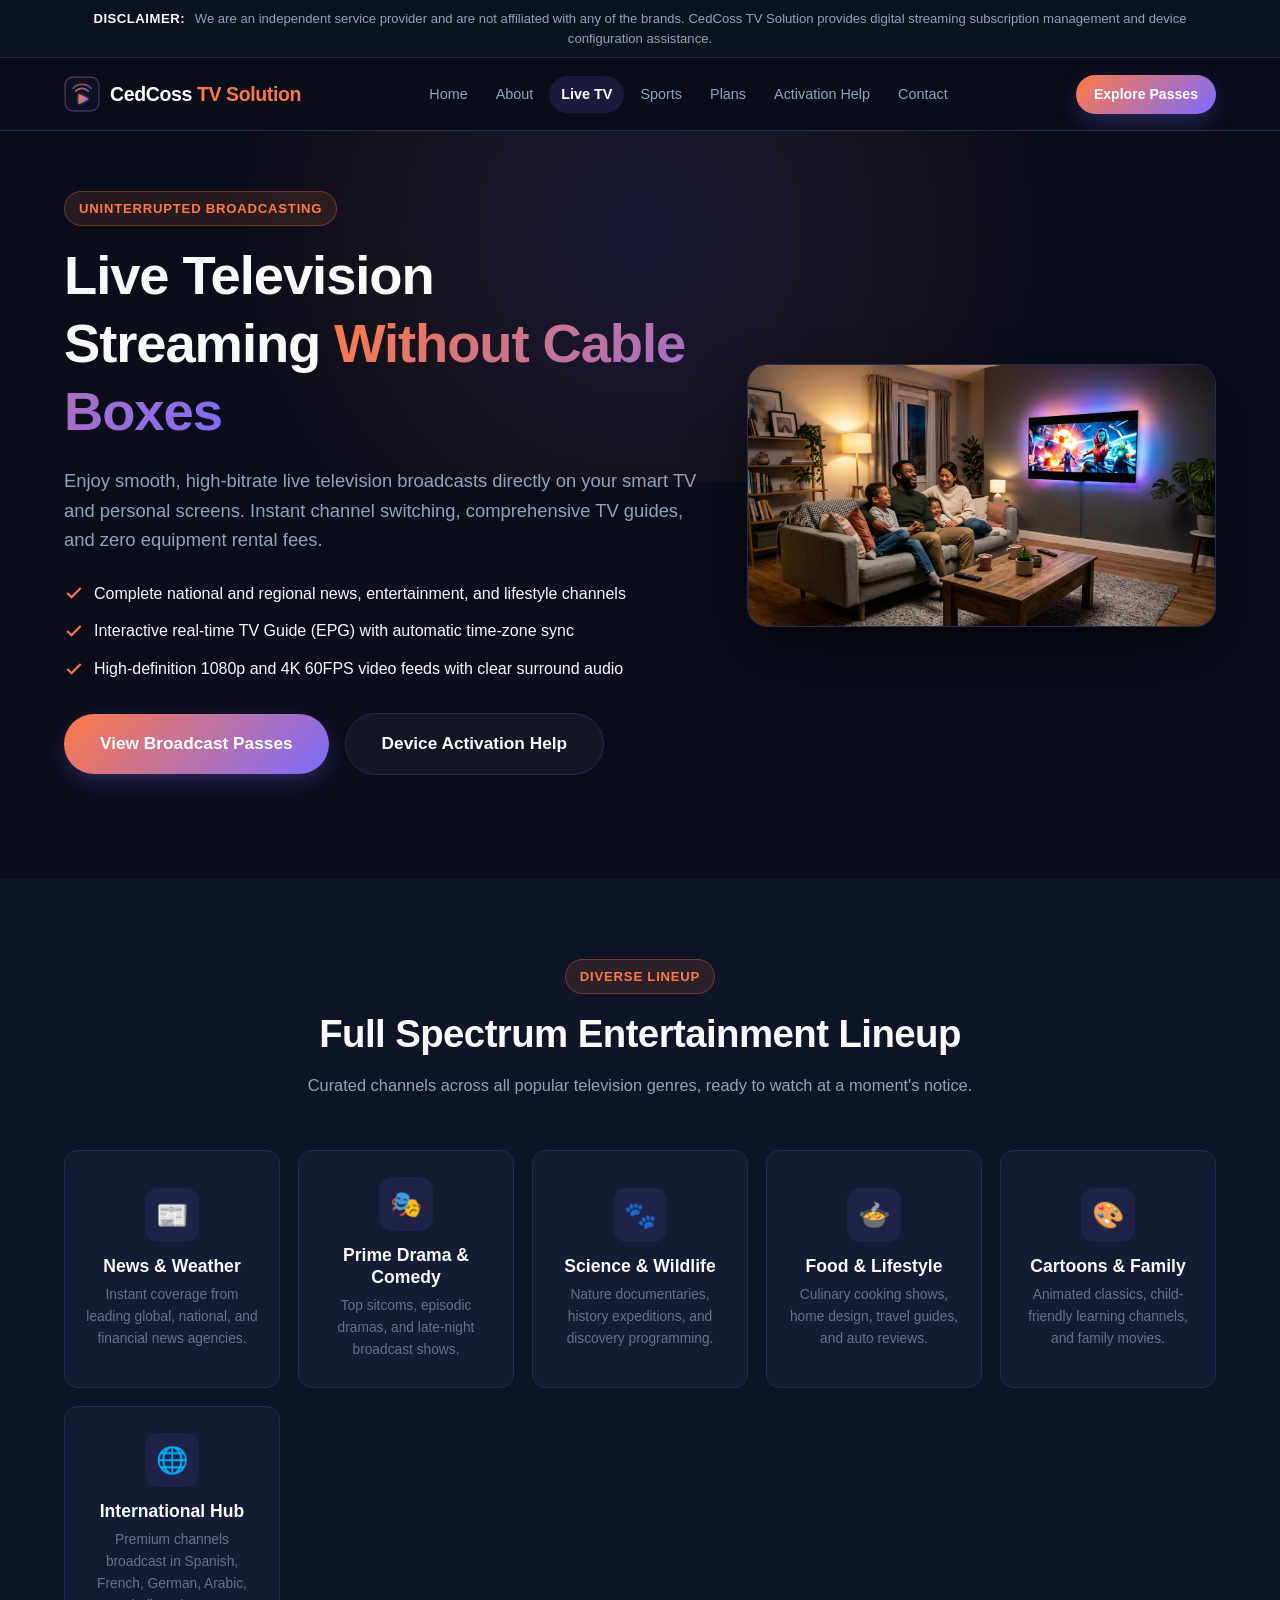
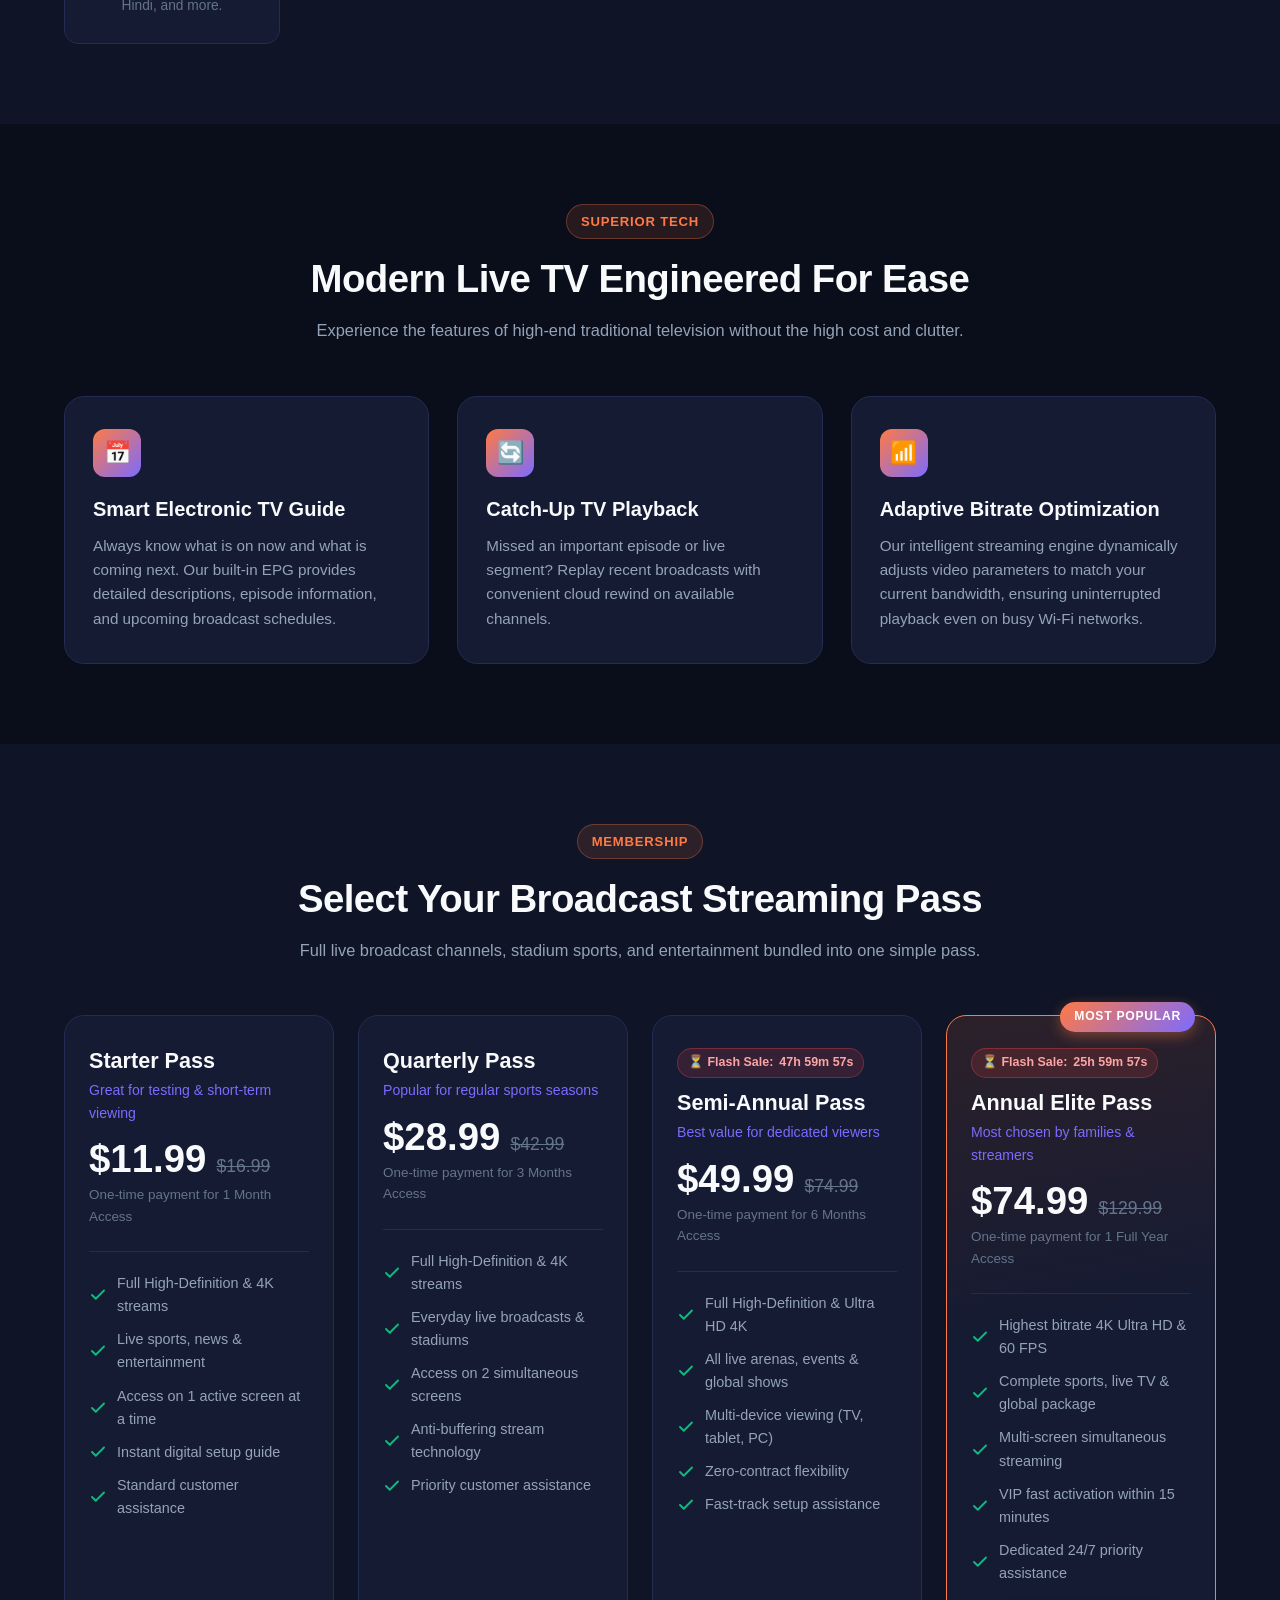
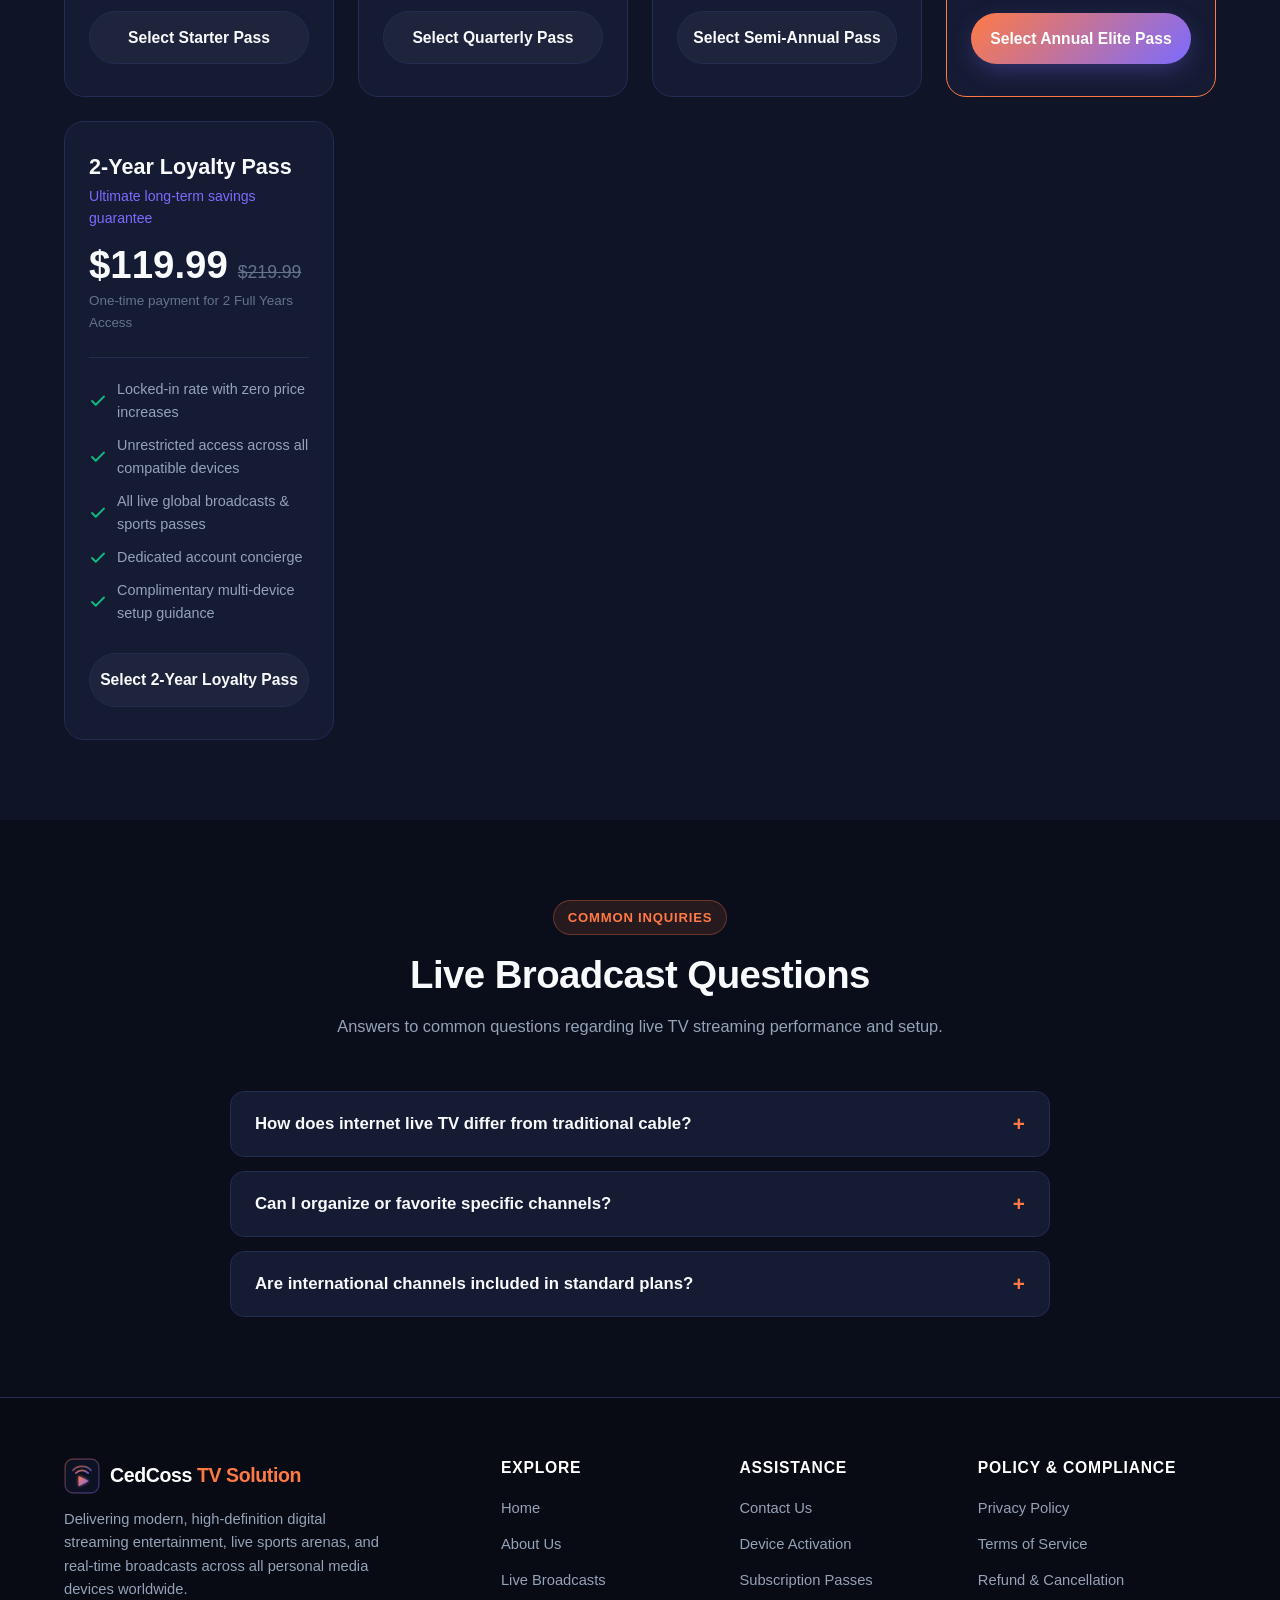
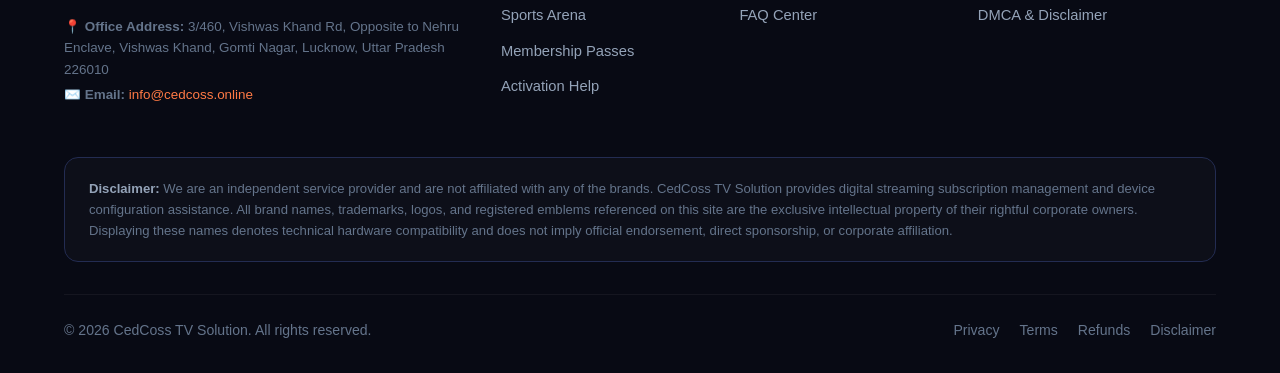
<file: broadcast-tv.html>
<!DOCTYPE html>
<html lang="en">
<head>
  <meta charset="UTF-8">
  <meta name="viewport" content="width=device-width, initial-scale=1.0">
  <title>Real-Time Broadcast TV & Live Channels | CedCoss TV Solution</title>
  <meta name="description" content="Access live high-definition television broadcasts, breaking news, prime-time entertainment, and international channels directly over high-speed internet without cable contracts.">
  <meta name="keywords" content="live broadcast tv, cloud tv channels, prime-time entertainment, streaming news, live tv without cable">
  
  <!-- Favicon -->
  <link rel="icon" href="assets/icons/favicon.svg" type="image/svg+xml">

  <!-- Core Stylesheets -->
  <link rel="stylesheet" href="assets/css/main.css">
  <link rel="stylesheet" href="assets/css/pages.css">
</head>
<body>

  <!-- Top Independent Disclaimer Bar -->
  <div class="disclaimer-strip">
    <div class="container">
      <strong>Disclaimer:</strong> We are an independent service provider and are not affiliated with any of the brands. CedCoss TV Solution provides digital streaming subscription management and device configuration assistance.
    </div>
  </div>

  <!-- Header & Navigation -->
  <header class="site-header">
    <div class="container header-container">
      <a href="index.html" class="brand-link">
        <img src="assets/icons/favicon.svg" alt="CedCoss TV Solution Logo" class="brand-logo">
        <span>CedCoss <span style="color: var(--accent-orange);">TV Solution</span></span>
      </a>

      <nav class="nav-menu">
        <a href="index.html" class="nav-link">Home</a>
        <a href="about.html" class="nav-link">About</a>
        <a href="broadcast-tv.html" class="nav-link active">Live TV</a>
        <a href="sports-hub.html" class="nav-link">Sports</a>
        <a href="pricing-plans.html" class="nav-link">Plans</a>
        <a href="activationhelp.html" class="nav-link">Activation Help</a>
        <a href="contact.html" class="nav-link">Contact</a>
      </nav>

      <div class="header-actions">
        <a href="pricing-plans.html" class="btn btn-primary btn-sm">Explore Passes</a>
        <button class="mobile-toggle" aria-label="Toggle navigation menu" aria-expanded="false">
          <span></span>
          <span></span>
          <span></span>
        </button>
      </div>
    </div>
  </header>

  <!-- Hero Section -->
  <section class="hero">
    <div class="container hero-grid">
      <div class="hero-copy">
        <div class="section-tag">Uninterrupted Broadcasting</div>
        <h1>Live Television Streaming <span class="hero-highlight">Without Cable Boxes</span></h1>
        <p class="hero-subtitle">
          Enjoy smooth, high-bitrate live television broadcasts directly on your smart TV and personal screens. Instant channel switching, comprehensive TV guides, and zero equipment rental fees.
        </p>

        <ul class="hero-checklist">
          <li>
            <svg width="20" height="20" viewBox="0 0 24 24" fill="none" stroke="currentColor" stroke-width="2.5"><polyline points="20 6 9 17 4 12"></polyline></svg>
            <span>Complete national and regional news, entertainment, and lifestyle channels</span>
          </li>
          <li>
            <svg width="20" height="20" viewBox="0 0 24 24" fill="none" stroke="currentColor" stroke-width="2.5"><polyline points="20 6 9 17 4 12"></polyline></svg>
            <span>Interactive real-time TV Guide (EPG) with automatic time-zone sync</span>
          </li>
          <li>
            <svg width="20" height="20" viewBox="0 0 24 24" fill="none" stroke="currentColor" stroke-width="2.5"><polyline points="20 6 9 17 4 12"></polyline></svg>
            <span>High-definition 1080p and 4K 60FPS video feeds with clear surround audio</span>
          </li>
        </ul>

        <div class="hero-cta-group">
          <a href="#plans" class="btn btn-primary btn-lg">View Broadcast Passes</a>
          <a href="activationhelp.html" class="btn btn-outline btn-lg">Device Activation Help</a>
        </div>
      </div>

      <div class="hero-art">
        <img src="assets/images/hero-home.jpg" alt="Enjoying crisp live television broadcast at home" class="hero-art-img">
      </div>
    </div>
  </section>

  <!-- Channel Category Explorer -->
  <section class="section section-alt">
    <div class="container">
      <div class="section-header">
        <div class="section-tag">Diverse Lineup</div>
        <h2>Full Spectrum Entertainment Lineup</h2>
        <p>Curated channels across all popular television genres, ready to watch at a moment's notice.</p>
      </div>

      <div class="category-grid">
        <div class="category-card">
          <div class="icon-box">📰</div>
          <h3>News & Weather</h3>
          <p>Instant coverage from leading global, national, and financial news agencies.</p>
        </div>

        <div class="category-card">
          <div class="icon-box">🎭</div>
          <h3>Prime Drama & Comedy</h3>
          <p>Top sitcoms, episodic dramas, and late-night broadcast shows.</p>
        </div>

        <div class="category-card">
          <div class="icon-box">🐾</div>
          <h3>Science & Wildlife</h3>
          <p>Nature documentaries, history expeditions, and discovery programming.</p>
        </div>

        <div class="category-card">
          <div class="icon-box">🍲</div>
          <h3>Food & Lifestyle</h3>
          <p>Culinary cooking shows, home design, travel guides, and auto reviews.</p>
        </div>

        <div class="category-card">
          <div class="icon-box">🎨</div>
          <h3>Cartoons & Family</h3>
          <p>Animated classics, child-friendly learning channels, and family movies.</p>
        </div>

        <div class="category-card">
          <div class="icon-box">🌐</div>
          <h3>International Hub</h3>
          <p>Premium channels broadcast in Spanish, French, German, Arabic, Hindi, and more.</p>
        </div>
      </div>
    </div>
  </section>

  <!-- Live Broadcast Features -->
  <section class="section">
    <div class="container">
      <div class="section-header">
        <div class="section-tag">Superior Tech</div>
        <h2>Modern Live TV Engineered For Ease</h2>
        <p>Experience the features of high-end traditional television without the high cost and clutter.</p>
      </div>

      <div class="features-grid">
        <div class="feature-box">
          <div class="feature-icon-badge">📅</div>
          <h3>Smart Electronic TV Guide</h3>
          <p>Always know what is on now and what is coming next. Our built-in EPG provides detailed descriptions, episode information, and upcoming broadcast schedules.</p>
        </div>

        <div class="feature-box">
          <div class="feature-icon-badge">🔄</div>
          <h3>Catch-Up TV Playback</h3>
          <p>Missed an important episode or live segment? Replay recent broadcasts with convenient cloud rewind on available channels.</p>
        </div>

        <div class="feature-box">
          <div class="feature-icon-badge">📶</div>
          <h3>Adaptive Bitrate Optimization</h3>
          <p>Our intelligent streaming engine dynamically adjusts video parameters to match your current bandwidth, ensuring uninterrupted playback even on busy Wi-Fi networks.</p>
        </div>
      </div>
    </div>
  </section>

  <!-- Plans Section -->
  <section class="section section-alt" id="plans">
    <div class="container">
      <div class="section-header">
        <div class="section-tag">Membership</div>
        <h2>Select Your Broadcast Streaming Pass</h2>
        <p>Full live broadcast channels, stadium sports, and entertainment bundled into one simple pass.</p>
      </div>

      <div class="plans-grid" id="plansGrid">
        <p class="text-center" style="grid-column: 1/-1;">Loading broadcast streaming passes...</p>
      </div>
    </div>
  </section>

  <!-- Live TV FAQ -->
  <section class="section">
    <div class="container">
      <div class="section-header">
        <div class="section-tag">Common Inquiries</div>
        <h2>Live Broadcast Questions</h2>
        <p>Answers to common questions regarding live TV streaming performance and setup.</p>
      </div>

      <div class="faq-container">
        <div class="faq-item">
          <button class="faq-question" aria-expanded="false">
            <span>How does internet live TV differ from traditional cable?</span>
            <span class="faq-icon-toggle">+</span>
          </button>
          <div class="faq-answer">
            <p>Internet live TV delivers the exact same high-definition television broadcast feeds over your home broadband connection instead of through coaxial cables or satellite antennas. This eliminates equipment rental fees, technician installations, and restrictive multi-year contracts.</p>
          </div>
        </div>

        <div class="faq-item">
          <button class="faq-question" aria-expanded="false">
            <span>Can I organize or favorite specific channels?</span>
            <span class="faq-icon-toggle">+</span>
          </button>
          <div class="faq-answer">
            <p>Yes. Compatible media player applications allow you to build custom favorite lists, sort channels by category, and access your most-watched channels with a single click.</p>
          </div>
        </div>

        <div class="faq-item">
          <button class="faq-question" aria-expanded="false">
            <span>Are international channels included in standard plans?</span>
            <span class="faq-icon-toggle">+</span>
          </button>
          <div class="faq-answer">
            <p>Yes, all CedCoss TV Solution passes include access to both domestic broadcasts and international channels across Europe, the Americas, Asia, and the Middle East at no additional charge.</p>
          </div>
        </div>
      </div>
    </div>
  </section>

  <!-- Footer -->
  <footer class="site-footer">
    <div class="container">
      <div class="footer-grid">
        <div class="footer-brand">
          <a href="index.html" class="brand-link">
            <img src="assets/icons/favicon.svg" alt="CedCoss TV Solution Logo" class="brand-logo">
            <span>CedCoss <span style="color: var(--accent-orange);">TV Solution</span></span>
          </a>
          <p>
            Delivering modern, high-definition digital streaming entertainment, live sports arenas, and real-time broadcasts across all personal media devices worldwide.
          </p>
          <div style="font-size: 0.84rem; color: var(--text-dim); margin-top: 14px; line-height: 1.6;">
            <div>📍 <strong>Office Address:</strong> 3/460, Vishwas Khand Rd, Opposite to Nehru Enclave, Vishwas Khand, Gomti Nagar, Lucknow, Uttar Pradesh 226010</div>
            <div style="margin-top: 4px;">✉️ <strong>Email:</strong> <a href="mailto:info@cedcoss.online" style="color: var(--accent-orange);">info@cedcoss.online</a></div>
          </div>
        </div>

        <div class="footer-col">
          <h4>Explore</h4>
          <ul>
            <li><a href="index.html">Home</a></li>
            <li><a href="about.html">About Us</a></li>
            <li><a href="broadcast-tv.html">Live Broadcasts</a></li>
            <li><a href="sports-hub.html">Sports Arena</a></li>
            <li><a href="pricing-plans.html">Membership Passes</a></li>
            <li><a href="activationhelp.html">Activation Help</a></li>
          </ul>
        </div>

        <div class="footer-col">
          <h4>Assistance</h4>
          <ul>
            <li><a href="contact.html">Contact Us</a></li>
            <li><a href="activationhelp.html">Device Activation</a></li>
            <li><a href="pricing-plans.html">Subscription Passes</a></li>
            <li><a href="contact.html#faq">FAQ Center</a></li>
          </ul>
        </div>

        <div class="footer-col">
          <h4>Policy & Compliance</h4>
          <ul>
            <li><a href="privacy.html">Privacy Policy</a></li>
            <li><a href="terms.html">Terms of Service</a></li>
            <li><a href="refund-policy.html">Refund & Cancellation</a></li>
            <li><a href="disclaimer.html">DMCA & Disclaimer</a></li>
          </ul>
        </div>
      </div>

      <!-- Google Compliant Mandatory Transparency Disclaimer -->
      <div class="footer-disclaimer-box">
        <strong>Disclaimer:</strong> We are an independent service provider and are not affiliated with any of the brands. CedCoss TV Solution provides digital streaming subscription management and device configuration assistance. All brand names, trademarks, logos, and registered emblems referenced on this site are the exclusive intellectual property of their rightful corporate owners. Displaying these names denotes technical hardware compatibility and does not imply official endorsement, direct sponsorship, or corporate affiliation.
      </div>

      <div class="footer-bottom">
        <div>
          &copy; <span class="dynamic-year"></span> CedCoss TV Solution. All rights reserved.
        </div>
        <div class="footer-legal-links">
          <a href="privacy.html">Privacy</a>
          <a href="terms.html">Terms</a>
          <a href="refund-policy.html">Refunds</a>
          <a href="disclaimer.html">Disclaimer</a>
        </div>
      </div>
    </div>
  </footer>

  <script src="assets/js/plans-data.js"></script>
  <script src="assets/js/app.js"></script>
</body>
</html>
</file>
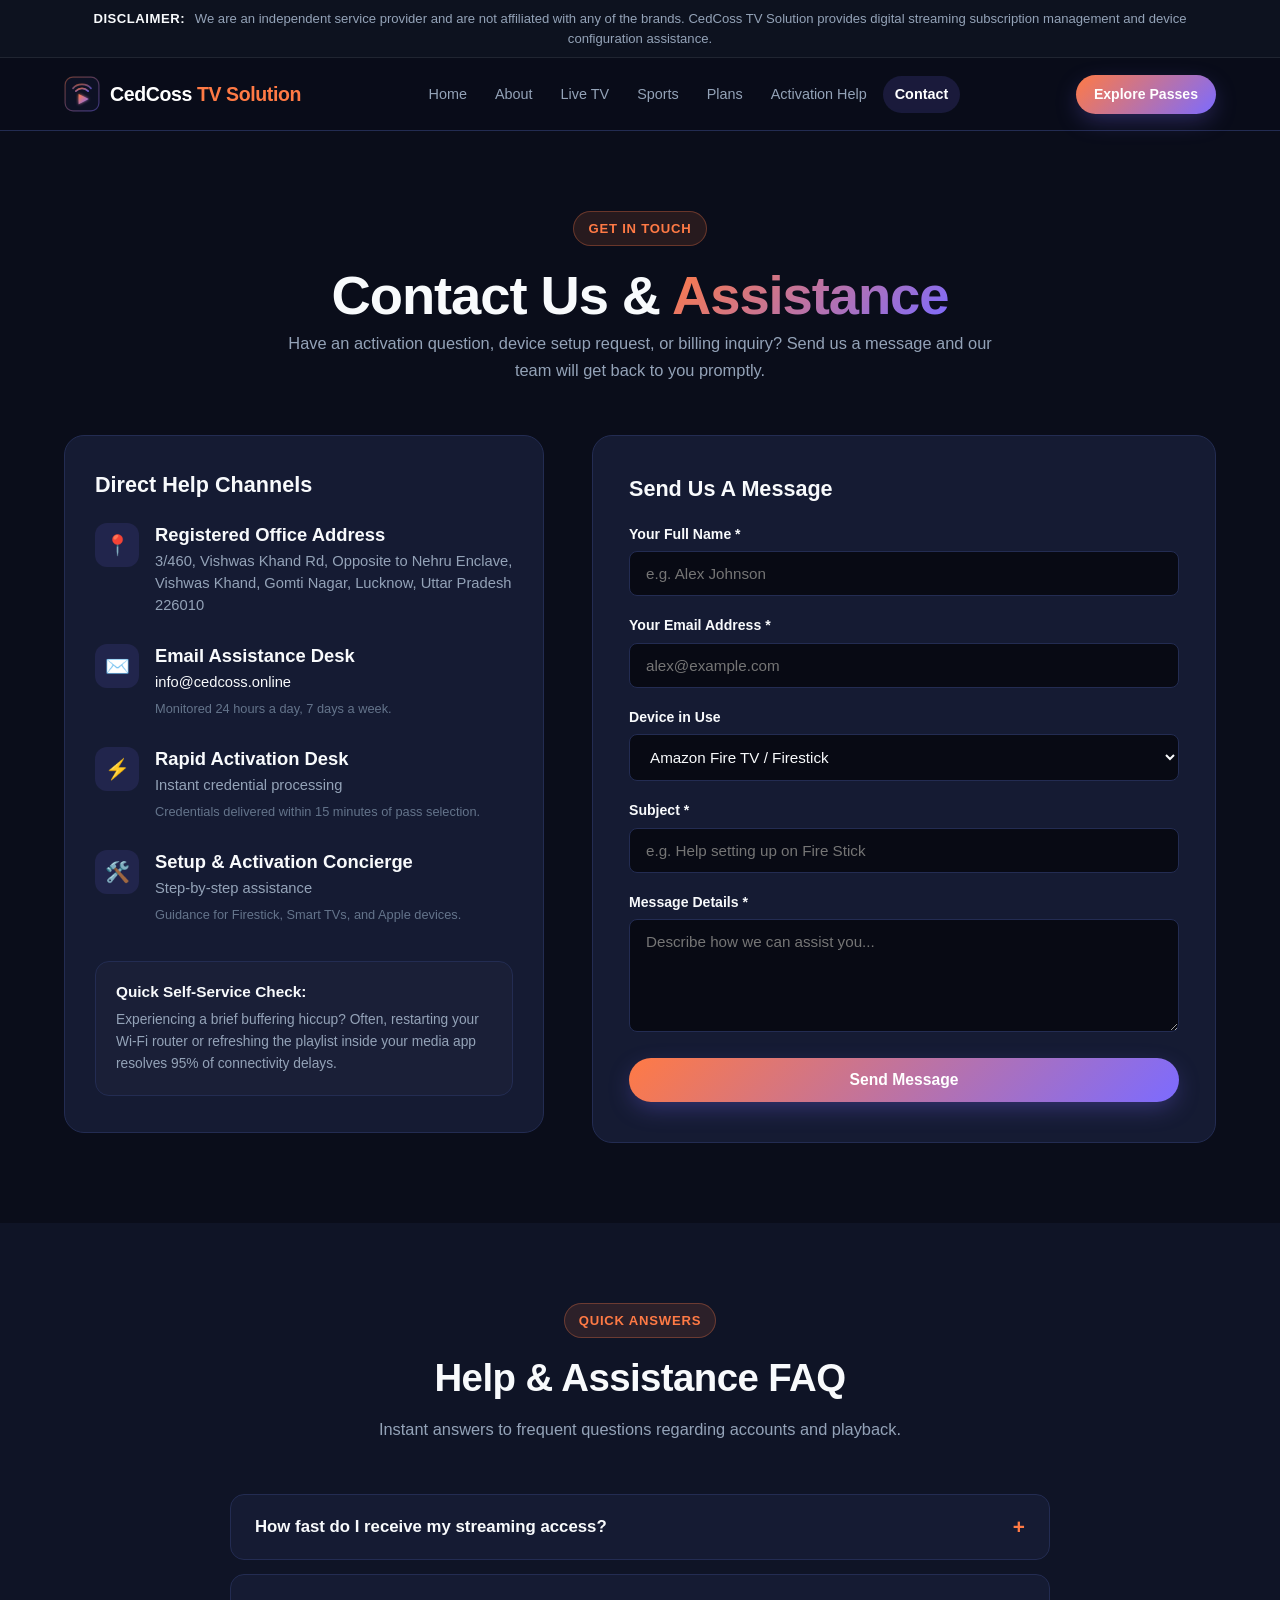
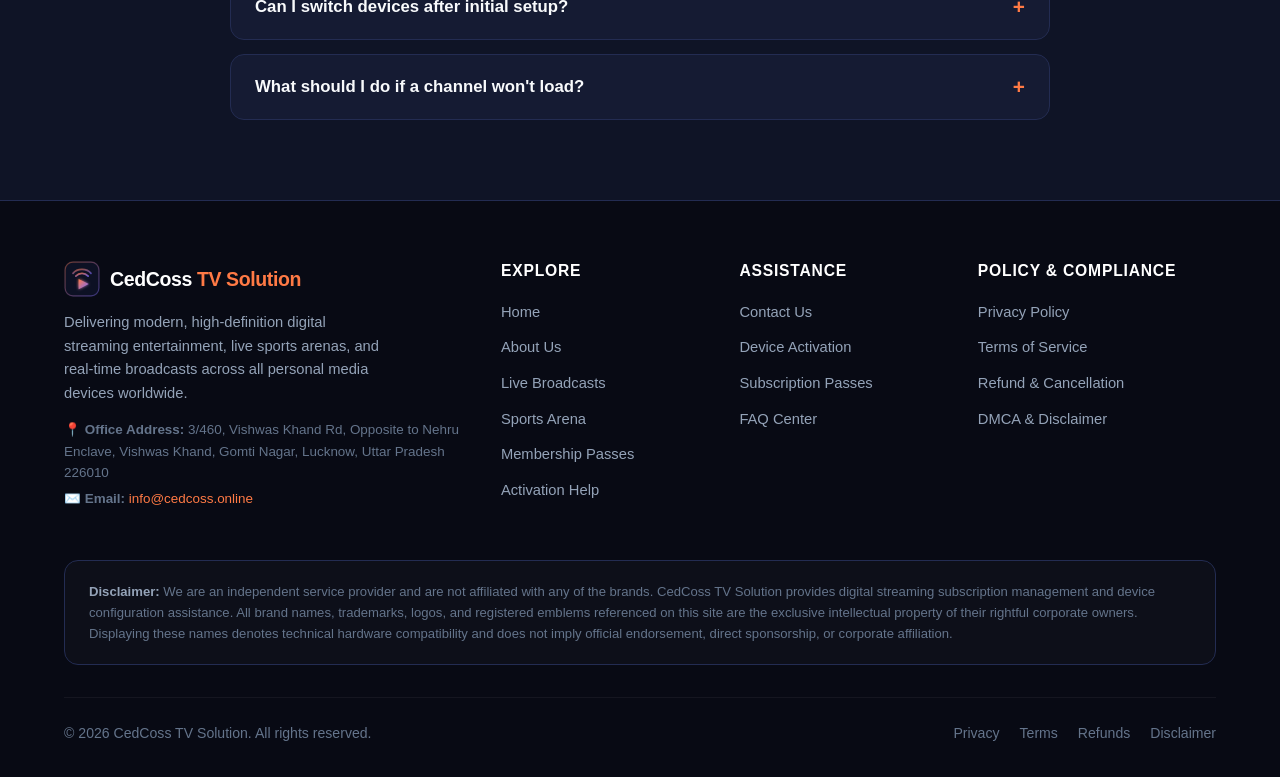
<file: contact.html>
<!DOCTYPE html>
<html lang="en">
<head>
  <meta charset="UTF-8">
  <meta name="viewport" content="width=device-width, initial-scale=1.0">
  <title>Contact Us & Customer Assistance | CedCoss TV Solution</title>
  <meta name="description" content="Get in touch with CedCoss TV Solution. Contact our customer assistance team for activation help, device configuration assistance, and membership inquiries.">
  <meta name="keywords" content="contact streaming assistance, tv activation help, concierge setup assistance, streaming contact us">
  
  <!-- Favicon -->
  <link rel="icon" href="assets/icons/favicon.svg" type="image/svg+xml">

  <!-- Core Stylesheets -->
  <link rel="stylesheet" href="assets/css/main.css">
  <link rel="stylesheet" href="assets/css/pages.css">
</head>
<body>

  <!-- Top Independent Disclaimer Bar -->
  <div class="disclaimer-strip">
    <div class="container">
      <strong>Disclaimer:</strong> We are an independent service provider and are not affiliated with any of the brands. CedCoss TV Solution provides digital streaming subscription management and device configuration assistance.
    </div>
  </div>

  <!-- Header & Navigation -->
  <header class="site-header">
    <div class="container header-container">
      <a href="index.html" class="brand-link">
        <img src="assets/icons/favicon.svg" alt="CedCoss TV Solution Logo" class="brand-logo">
        <span>CedCoss <span style="color: var(--accent-orange);">TV Solution</span></span>
      </a>

      <nav class="nav-menu">
        <a href="index.html" class="nav-link">Home</a>
        <a href="about.html" class="nav-link">About</a>
        <a href="broadcast-tv.html" class="nav-link">Live TV</a>
        <a href="sports-hub.html" class="nav-link">Sports</a>
        <a href="pricing-plans.html" class="nav-link">Plans</a>
        <a href="activationhelp.html" class="nav-link">Activation Help</a>
        <a href="contact.html" class="nav-link active">Contact</a>
      </nav>

      <div class="header-actions">
        <a href="pricing-plans.html" class="btn btn-primary btn-sm">Explore Passes</a>
        <button class="mobile-toggle" aria-label="Toggle navigation menu" aria-expanded="false">
          <span></span>
          <span></span>
          <span></span>
        </button>
      </div>
    </div>
  </header>

  <!-- Assistance Section -->
  <section class="section">
    <div class="container">
      <div class="section-header">
        <div class="section-tag">Get In Touch</div>
        <h1>Contact Us & <span class="hero-highlight">Assistance</span></h1>
        <p>Have an activation question, device setup request, or billing inquiry? Send us a message and our team will get back to you promptly.</p>
      </div>

      <div class="support-layout">
        <!-- Help Info & Channels -->
        <div class="support-info-card">
          <h3 style="margin-bottom: 24px;">Direct Help Channels</h3>

          <div class="support-item">
            <div class="support-icon">📍</div>
            <div>
              <h4 style="margin-bottom: 4px;">Registered Office Address</h4>
              <p style="margin: 0; font-size: 0.92rem; line-height: 1.5;">3/460, Vishwas Khand Rd, Opposite to Nehru Enclave, Vishwas Khand, Gomti Nagar, Lucknow, Uttar Pradesh 226010</p>
            </div>
          </div>

          <div class="support-item">
            <div class="support-icon">✉️</div>
            <div>
              <h4 style="margin-bottom: 4px;">Email Assistance Desk</h4>
              <p style="margin: 0; font-size: 0.92rem;"><a href="mailto:info@cedcoss.online" style="color: var(--text-main); text-decoration: none;">info@cedcoss.online</a></p>
              <div style="font-size: 0.8rem; color: var(--text-dim); margin-top: 4px;">Monitored 24 hours a day, 7 days a week.</div>
            </div>
          </div>

          <div class="support-item">
            <div class="support-icon">⚡</div>
            <div>
              <h4 style="margin-bottom: 4px;">Rapid Activation Desk</h4>
              <p style="margin: 0; font-size: 0.92rem;">Instant credential processing</p>
              <div style="font-size: 0.8rem; color: var(--text-dim); margin-top: 4px;">Credentials delivered within 15 minutes of pass selection.</div>
            </div>
          </div>

          <div class="support-item">
            <div class="support-icon">🛠️</div>
            <div>
              <h4 style="margin-bottom: 4px;">Setup & Activation Concierge</h4>
              <p style="margin: 0; font-size: 0.92rem;">Step-by-step assistance</p>
              <div style="font-size: 0.8rem; color: var(--text-dim); margin-top: 4px;">Guidance for Firestick, Smart TVs, and Apple devices.</div>
            </div>
          </div>

          <div style="margin-top: 36px; padding: 20px; background: rgba(255,255,255,0.02); border: 1px solid var(--card-border); border-radius: var(--radius-md);">
            <h4 style="font-size: 0.96rem; margin-bottom: 8px;">Quick Self-Service Check:</h4>
            <p style="font-size: 0.86rem; margin: 0; line-height: 1.6;">
              Experiencing a brief buffering hiccup? Often, restarting your Wi-Fi router or refreshing the playlist inside your media app resolves 95% of connectivity delays.
            </p>
          </div>
        </div>

        <!-- Assistance Inquiry Form -->
        <div class="support-form-card">
          <h3 style="margin-bottom: 20px;">Send Us A Message</h3>

          <div class="success-state" id="supportSuccessMsg" style="padding: 20px 0;" hidden>
            <div class="success-icon">✓</div>
            <h3>Message Sent Successfully!</h3>
            <p style="color: var(--text-muted); margin-top: 10px;">
              Thank you for reaching out. A customer assistance concierge has been assigned to your ticket and will reply via email shortly.
            </p>
          </div>

          <form id="supportInquiryForm">
            <div class="form-group">
              <label class="form-label" for="contactName">Your Full Name *</label>
              <input type="text" id="contactName" class="form-control" placeholder="e.g. Alex Johnson" required>
            </div>

            <div class="form-group">
              <label class="form-label" for="contactEmail">Your Email Address *</label>
              <input type="email" id="contactEmail" class="form-control" placeholder="alex@example.com" required>
            </div>

            <div class="form-group">
              <label class="form-label" for="contactDevice">Device in Use</label>
              <select id="contactDevice" class="form-control">
                <option value="Amazon Fire TV / Firestick">Amazon Fire TV / Firestick</option>
                <option value="Samsung / LG Smart TV">Samsung / LG Smart TV</option>
                <option value="Apple TV / iPhone / iPad">Apple TV / iPhone / iPad</option>
                <option value="Android TV / Smartphone">Android TV / Smartphone</option>
                <option value="Computer (PC / Mac)">Computer (PC / Mac)</option>
                <option value="General Inquiry">General Question / Pre-Sale</option>
              </select>
            </div>

            <div class="form-group">
              <label class="form-label" for="contactSubject">Subject *</label>
              <input type="text" id="contactSubject" class="form-control" placeholder="e.g. Help setting up on Fire Stick" required>
            </div>

            <div class="form-group">
              <label class="form-label" for="contactMessage">Message Details *</label>
              <textarea id="contactMessage" class="form-control" rows="5" placeholder="Describe how we can assist you..." required></textarea>
            </div>

            <button type="submit" class="btn btn-primary btn-block" id="supportSubmitBtn">Send Message</button>
          </form>
        </div>
      </div>
    </div>
  </section>

  <!-- FAQ Section -->
  <section class="section section-alt" id="faq">
    <div class="container">
      <div class="section-header">
        <div class="section-tag">Quick Answers</div>
        <h2>Help & Assistance FAQ</h2>
        <p>Instant answers to frequent questions regarding accounts and playback.</p>
      </div>

      <div class="faq-container">
        <div class="faq-item">
          <button class="faq-question" aria-expanded="false">
            <span>How fast do I receive my streaming access?</span>
            <span class="faq-icon-toggle">+</span>
          </button>
          <div class="faq-answer">
            <p>Our automation and concierge team immediately process orders upon submission. Account credentials, server addresses, and tailored setup guides are dispatched via email within 15 minutes.</p>
          </div>
        </div>

        <div class="faq-item">
          <button class="faq-question" aria-expanded="false">
            <span>Can I switch devices after initial setup?</span>
            <span class="faq-icon-toggle">+</span>
          </button>
          <div class="faq-answer">
            <p>Yes. You can install your media player on your TV, phone, and tablet. However, the number of screens that can watch simultaneously depends on your pass tier (1 screen on Starter, 2 on Quarterly/Semi-Annual, Multi-Screen on Annual).</p>
          </div>
        </div>

        <div class="faq-item">
          <button class="faq-question" aria-expanded="false">
            <span>What should I do if a channel won't load?</span>
            <span class="faq-icon-toggle">+</span>
          </button>
          <div class="faq-answer">
            <p>First, test your internet speed and reboot your streaming application. If an individual channel stream is unresponsive, our redundant server network automatically reroutes the feed within minutes. You can also reach our assistance desk for immediate refresh.</p>
          </div>
        </div>
      </div>
    </div>
  </section>

  <!-- Footer -->
  <footer class="site-footer">
    <div class="container">
      <div class="footer-grid">
        <div class="footer-brand">
          <a href="index.html" class="brand-link">
            <img src="assets/icons/favicon.svg" alt="CedCoss TV Solution Logo" class="brand-logo">
            <span>CedCoss <span style="color: var(--accent-orange);">TV Solution</span></span>
          </a>
          <p>
            Delivering modern, high-definition digital streaming entertainment, live sports arenas, and real-time broadcasts across all personal media devices worldwide.
          </p>
          <div style="font-size: 0.84rem; color: var(--text-dim); margin-top: 14px; line-height: 1.6;">
            <div>📍 <strong>Office Address:</strong> 3/460, Vishwas Khand Rd, Opposite to Nehru Enclave, Vishwas Khand, Gomti Nagar, Lucknow, Uttar Pradesh 226010</div>
            <div style="margin-top: 4px;">✉️ <strong>Email:</strong> <a href="mailto:info@cedcoss.online" style="color: var(--accent-orange);">info@cedcoss.online</a></div>
          </div>
        </div>

        <div class="footer-col">
          <h4>Explore</h4>
          <ul>
            <li><a href="index.html">Home</a></li>
            <li><a href="about.html">About Us</a></li>
            <li><a href="broadcast-tv.html">Live Broadcasts</a></li>
            <li><a href="sports-hub.html">Sports Arena</a></li>
            <li><a href="pricing-plans.html">Membership Passes</a></li>
            <li><a href="activationhelp.html">Activation Help</a></li>
          </ul>
        </div>

        <div class="footer-col">
          <h4>Assistance</h4>
          <ul>
            <li><a href="contact.html">Contact Us</a></li>
            <li><a href="activationhelp.html">Device Activation</a></li>
            <li><a href="pricing-plans.html">Subscription Passes</a></li>
            <li><a href="contact.html#faq">FAQ Center</a></li>
          </ul>
        </div>

        <div class="footer-col">
          <h4>Policy & Compliance</h4>
          <ul>
            <li><a href="privacy.html">Privacy Policy</a></li>
            <li><a href="terms.html">Terms of Service</a></li>
            <li><a href="refund-policy.html">Refund & Cancellation</a></li>
            <li><a href="disclaimer.html">DMCA & Disclaimer</a></li>
          </ul>
        </div>
      </div>

      <!-- Google Compliant Mandatory Transparency Disclaimer -->
      <div class="footer-disclaimer-box">
        <strong>Disclaimer:</strong> We are an independent service provider and are not affiliated with any of the brands. CedCoss TV Solution provides digital streaming subscription management and device configuration assistance. All brand names, trademarks, logos, and registered emblems referenced on this site are the exclusive intellectual property of their rightful corporate owners. Displaying these names denotes technical hardware compatibility and does not imply official endorsement, direct sponsorship, or corporate affiliation.
      </div>

      <div class="footer-bottom">
        <div>
          &copy; <span class="dynamic-year"></span> CedCoss TV Solution. All rights reserved.
        </div>
        <div class="footer-legal-links">
          <a href="privacy.html">Privacy</a>
          <a href="terms.html">Terms</a>
          <a href="refund-policy.html">Refunds</a>
          <a href="disclaimer.html">Disclaimer</a>
        </div>
      </div>
    </div>
  </footer>

  <script src="assets/js/plans-data.js"></script>
  <script src="assets/js/app.js"></script>
</body>
</html>
</file>
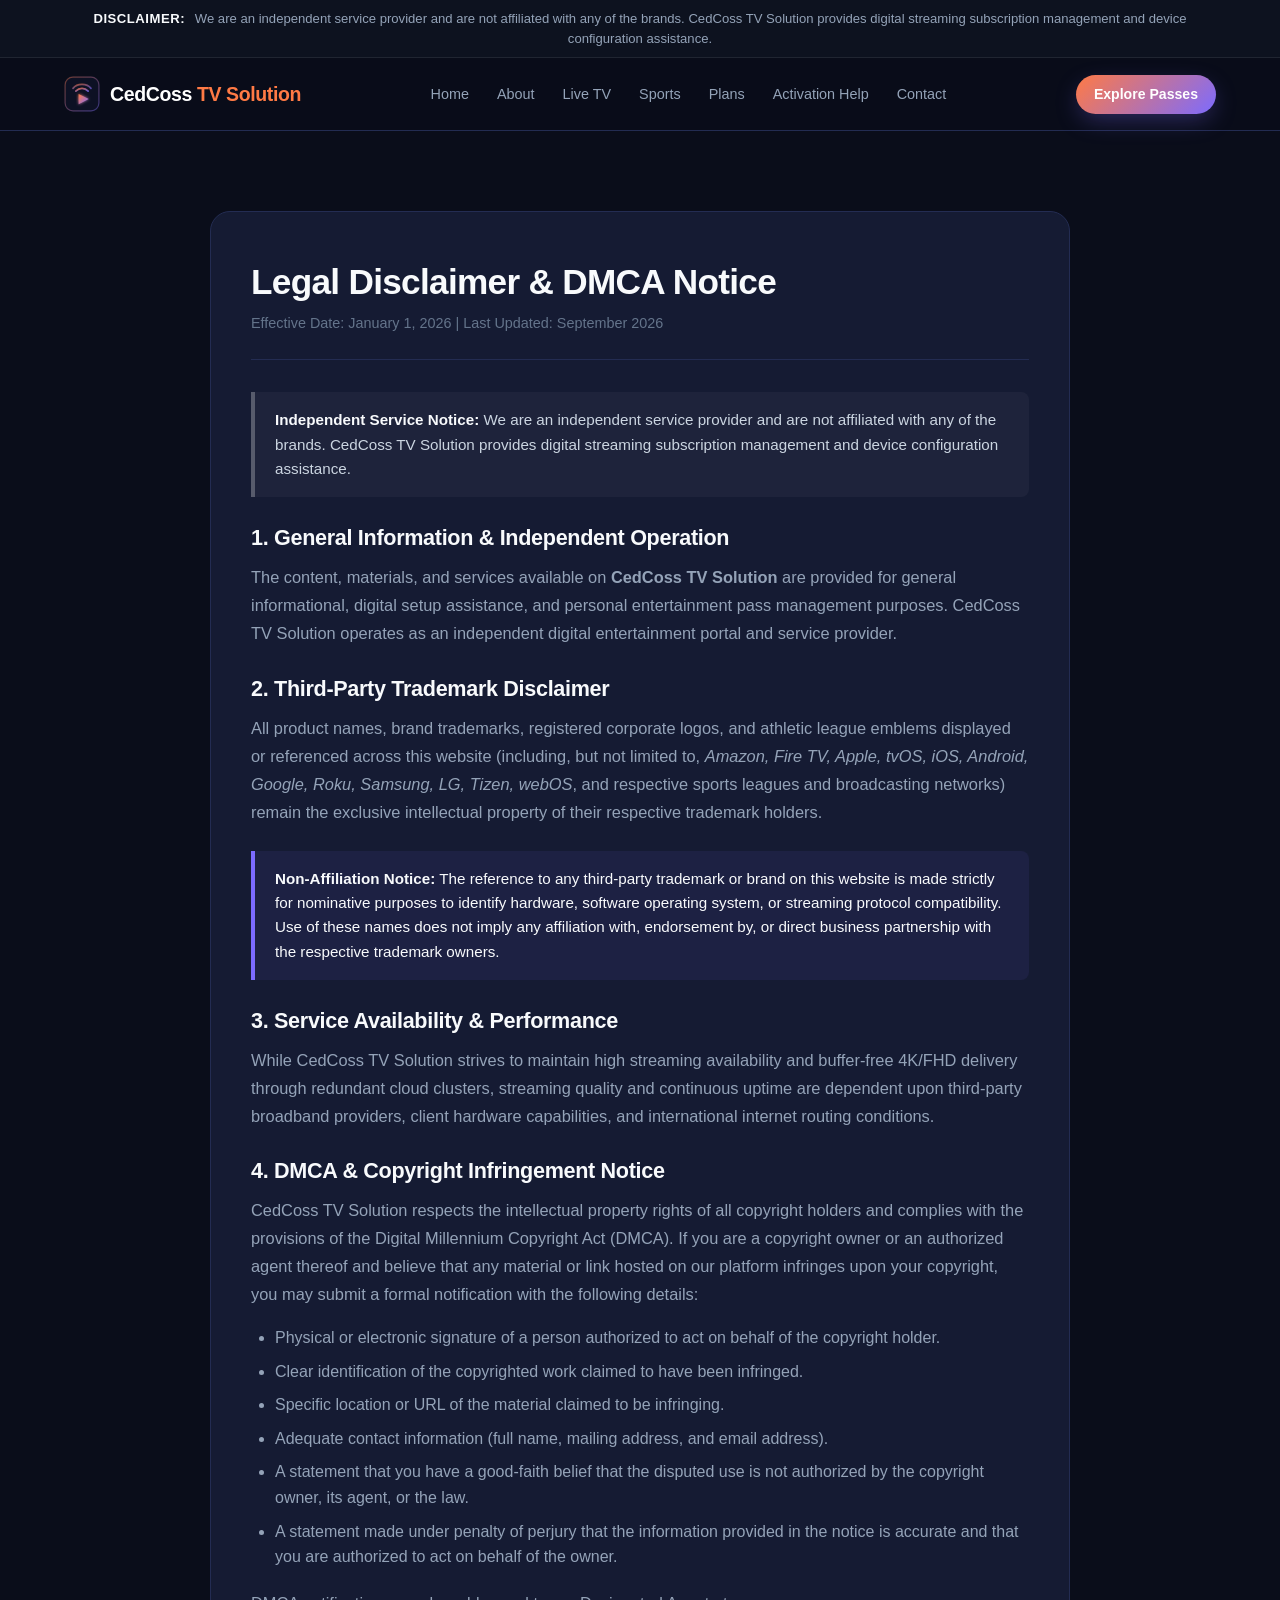
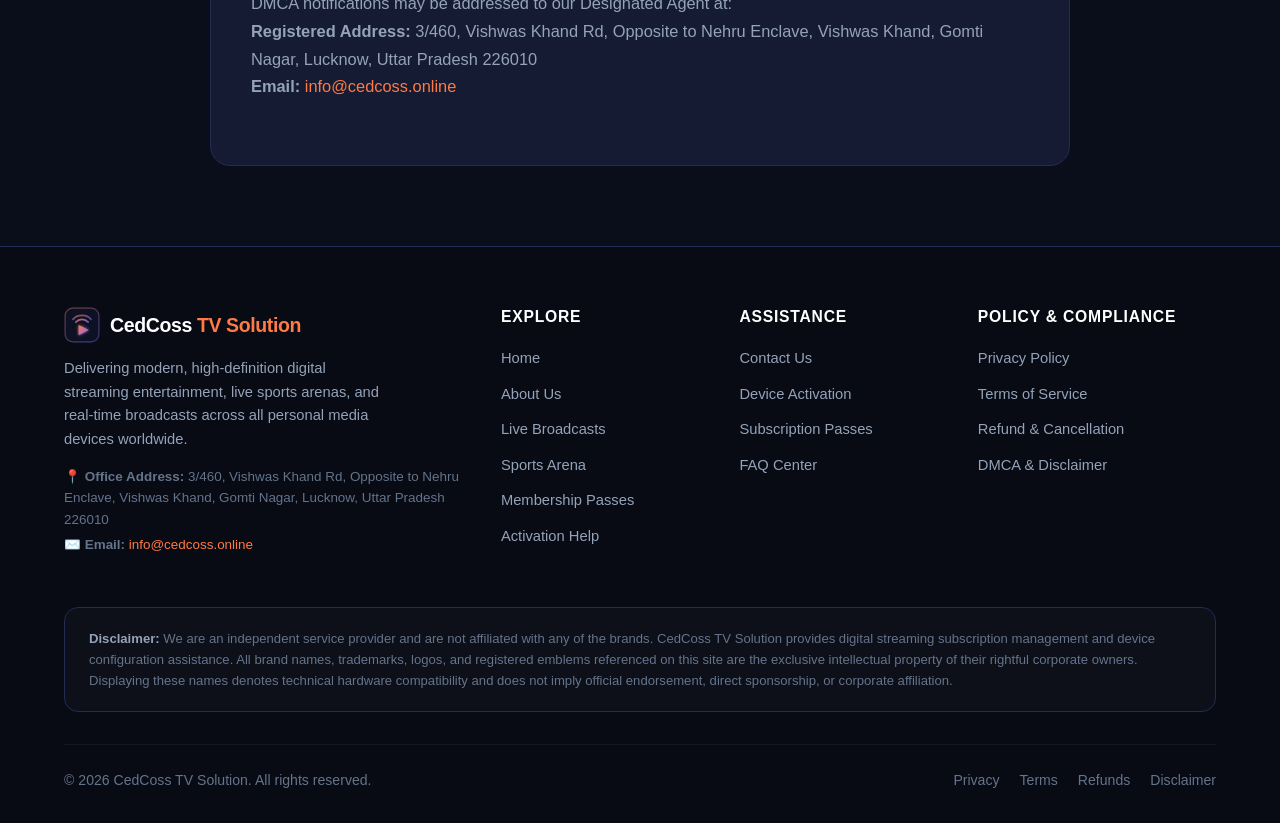
<file: disclaimer.html>
<!DOCTYPE html>
<html lang="en">
<head>
  <meta charset="UTF-8">
  <meta name="viewport" content="width=device-width, initial-scale=1.0">
  <title>Legal Disclaimer & DMCA Notice | CedCoss TV Solution</title>
  <meta name="description" content="Legal disclaimer, trademark notices, and DMCA copyright compliance guidelines for CedCoss TV Solution.">
  
  <!-- Favicon -->
  <link rel="icon" href="assets/icons/favicon.svg" type="image/svg+xml">

  <!-- Core Stylesheets -->
  <link rel="stylesheet" href="assets/css/main.css">
  <link rel="stylesheet" href="assets/css/pages.css">
</head>
<body>

  <!-- Top Independent Disclaimer Bar -->
  <div class="disclaimer-strip">
    <div class="container">
      <strong>Disclaimer:</strong> We are an independent service provider and are not affiliated with any of the brands. CedCoss TV Solution provides digital streaming subscription management and device configuration assistance.
    </div>
  </div>

  <!-- Header & Navigation -->
  <header class="site-header">
    <div class="container header-container">
      <a href="index.html" class="brand-link">
        <img src="assets/icons/favicon.svg" alt="CedCoss TV Solution Logo" class="brand-logo">
        <span>CedCoss <span style="color: var(--accent-orange);">TV Solution</span></span>
      </a>

      <nav class="nav-menu">
        <a href="index.html" class="nav-link">Home</a>
        <a href="about.html" class="nav-link">About</a>
        <a href="broadcast-tv.html" class="nav-link">Live TV</a>
        <a href="sports-hub.html" class="nav-link">Sports</a>
        <a href="pricing-plans.html" class="nav-link">Plans</a>
        <a href="activationhelp.html" class="nav-link">Activation Help</a>
        <a href="contact.html" class="nav-link">Contact</a>
      </nav>

      <div class="header-actions">
        <a href="pricing-plans.html" class="btn btn-primary btn-sm">Explore Passes</a>
        <button class="mobile-toggle" aria-label="Toggle navigation menu" aria-expanded="false">
          <span></span>
          <span></span>
          <span></span>
        </button>
      </div>
    </div>
  </header>

  <!-- Legal Document Body -->
  <main class="section">
    <div class="container">
      <div class="legal-wrapper">
        <div class="legal-header">
          <h1>Legal Disclaimer & DMCA Notice</h1>
          <p>Effective Date: January 1, 2026 | Last Updated: September 2026</p>
        </div>

        <div class="legal-body">
          <div class="legal-alert" style="border-left-color: rgba(255, 255, 255, 0.25); background: rgba(255, 255, 255, 0.04); color: #cbd5e1;">
            <strong style="color: #f8fafc;">Independent Service Notice:</strong> We are an independent service provider and are not affiliated with any of the brands. CedCoss TV Solution provides digital streaming subscription management and device configuration assistance.
          </div>

          <h2>1. General Information & Independent Operation</h2>
          <p>
            The content, materials, and services available on <strong>CedCoss TV Solution</strong> are provided for general informational, digital setup assistance, and personal entertainment pass management purposes. CedCoss TV Solution operates as an independent digital entertainment portal and service provider.
          </p>

          <h2>2. Third-Party Trademark Disclaimer</h2>
          <p>
            All product names, brand trademarks, registered corporate logos, and athletic league emblems displayed or referenced across this website (including, but not limited to, <em>Amazon, Fire TV, Apple, tvOS, iOS, Android, Google, Roku, Samsung, LG, Tizen, webOS</em>, and respective sports leagues and broadcasting networks) remain the exclusive intellectual property of their respective trademark holders.
          </p>
          <div class="legal-alert">
            <strong>Non-Affiliation Notice:</strong> The reference to any third-party trademark or brand on this website is made strictly for nominative purposes to identify hardware, software operating system, or streaming protocol compatibility. Use of these names does not imply any affiliation with, endorsement by, or direct business partnership with the respective trademark owners.
          </div>

          <h2>3. Service Availability & Performance</h2>
          <p>
            While CedCoss TV Solution strives to maintain high streaming availability and buffer-free 4K/FHD delivery through redundant cloud clusters, streaming quality and continuous uptime are dependent upon third-party broadband providers, client hardware capabilities, and international internet routing conditions.
          </p>

          <h2>4. DMCA & Copyright Infringement Notice</h2>
          <p>
            CedCoss TV Solution respects the intellectual property rights of all copyright holders and complies with the provisions of the Digital Millennium Copyright Act (DMCA). If you are a copyright owner or an authorized agent thereof and believe that any material or link hosted on our platform infringes upon your copyright, you may submit a formal notification with the following details:
          </p>
          <ul>
            <li>Physical or electronic signature of a person authorized to act on behalf of the copyright holder.</li>
            <li>Clear identification of the copyrighted work claimed to have been infringed.</li>
            <li>Specific location or URL of the material claimed to be infringing.</li>
            <li>Adequate contact information (full name, mailing address, and email address).</li>
            <li>A statement that you have a good-faith belief that the disputed use is not authorized by the copyright owner, its agent, or the law.</li>
            <li>A statement made under penalty of perjury that the information provided in the notice is accurate and that you are authorized to act on behalf of the owner.</li>
          </ul>

          <p>
            DMCA notifications may be addressed to our Designated Agent at:
            <br>
            <strong>Registered Address:</strong> 3/460, Vishwas Khand Rd, Opposite to Nehru Enclave, Vishwas Khand, Gomti Nagar, Lucknow, Uttar Pradesh 226010
            <br>
            <strong>Email:</strong> <a href="mailto:info@cedcoss.online" style="color: var(--accent-orange);">info@cedcoss.online</a>
          </p>
        </div>
      </div>
    </div>
  </main>

  <!-- Footer -->
  <footer class="site-footer">
    <div class="container">
      <div class="footer-grid">
        <div class="footer-brand">
          <a href="index.html" class="brand-link">
            <img src="assets/icons/favicon.svg" alt="CedCoss TV Solution Logo" class="brand-logo">
            <span>CedCoss <span style="color: var(--accent-orange);">TV Solution</span></span>
          </a>
          <p>
            Delivering modern, high-definition digital streaming entertainment, live sports arenas, and real-time broadcasts across all personal media devices worldwide.
          </p>
          <div style="font-size: 0.84rem; color: var(--text-dim); margin-top: 14px; line-height: 1.6;">
            <div>📍 <strong>Office Address:</strong> 3/460, Vishwas Khand Rd, Opposite to Nehru Enclave, Vishwas Khand, Gomti Nagar, Lucknow, Uttar Pradesh 226010</div>
            <div style="margin-top: 4px;">✉️ <strong>Email:</strong> <a href="mailto:info@cedcoss.online" style="color: var(--accent-orange);">info@cedcoss.online</a></div>
          </div>
        </div>

        <div class="footer-col">
          <h4>Explore</h4>
          <ul>
            <li><a href="index.html">Home</a></li>
            <li><a href="about.html">About Us</a></li>
            <li><a href="broadcast-tv.html">Live Broadcasts</a></li>
            <li><a href="sports-hub.html">Sports Arena</a></li>
            <li><a href="pricing-plans.html">Membership Passes</a></li>
            <li><a href="activationhelp.html">Activation Help</a></li>
          </ul>
        </div>

        <div class="footer-col">
          <h4>Assistance</h4>
          <ul>
            <li><a href="contact.html">Contact Us</a></li>
            <li><a href="activationhelp.html">Device Activation</a></li>
            <li><a href="pricing-plans.html">Subscription Passes</a></li>
            <li><a href="contact.html#faq">FAQ Center</a></li>
          </ul>
        </div>

        <div class="footer-col">
          <h4>Policy & Compliance</h4>
          <ul>
            <li><a href="privacy.html">Privacy Policy</a></li>
            <li><a href="terms.html">Terms of Service</a></li>
            <li><a href="refund-policy.html">Refund & Cancellation</a></li>
            <li><a href="disclaimer.html">DMCA & Disclaimer</a></li>
          </ul>
        </div>
      </div>

      <!-- Google Compliant Mandatory Transparency Disclaimer -->
      <div class="footer-disclaimer-box">
        <strong>Disclaimer:</strong> We are an independent service provider and are not affiliated with any of the brands. CedCoss TV Solution provides digital streaming subscription management and device configuration assistance. All brand names, trademarks, logos, and registered emblems referenced on this site are the exclusive intellectual property of their rightful corporate owners. Displaying these names denotes technical hardware compatibility and does not imply official endorsement, direct sponsorship, or corporate affiliation.
      </div>

      <div class="footer-bottom">
        <div>
          &copy; <span class="dynamic-year"></span> CedCoss TV Solution. All rights reserved.
        </div>
        <div class="footer-legal-links">
          <a href="privacy.html">Privacy</a>
          <a href="terms.html">Terms</a>
          <a href="refund-policy.html">Refunds</a>
          <a href="disclaimer.html">Disclaimer</a>
        </div>
      </div>
    </div>
  </footer>

  <script src="assets/js/app.js"></script>
</body>
</html>
</file>
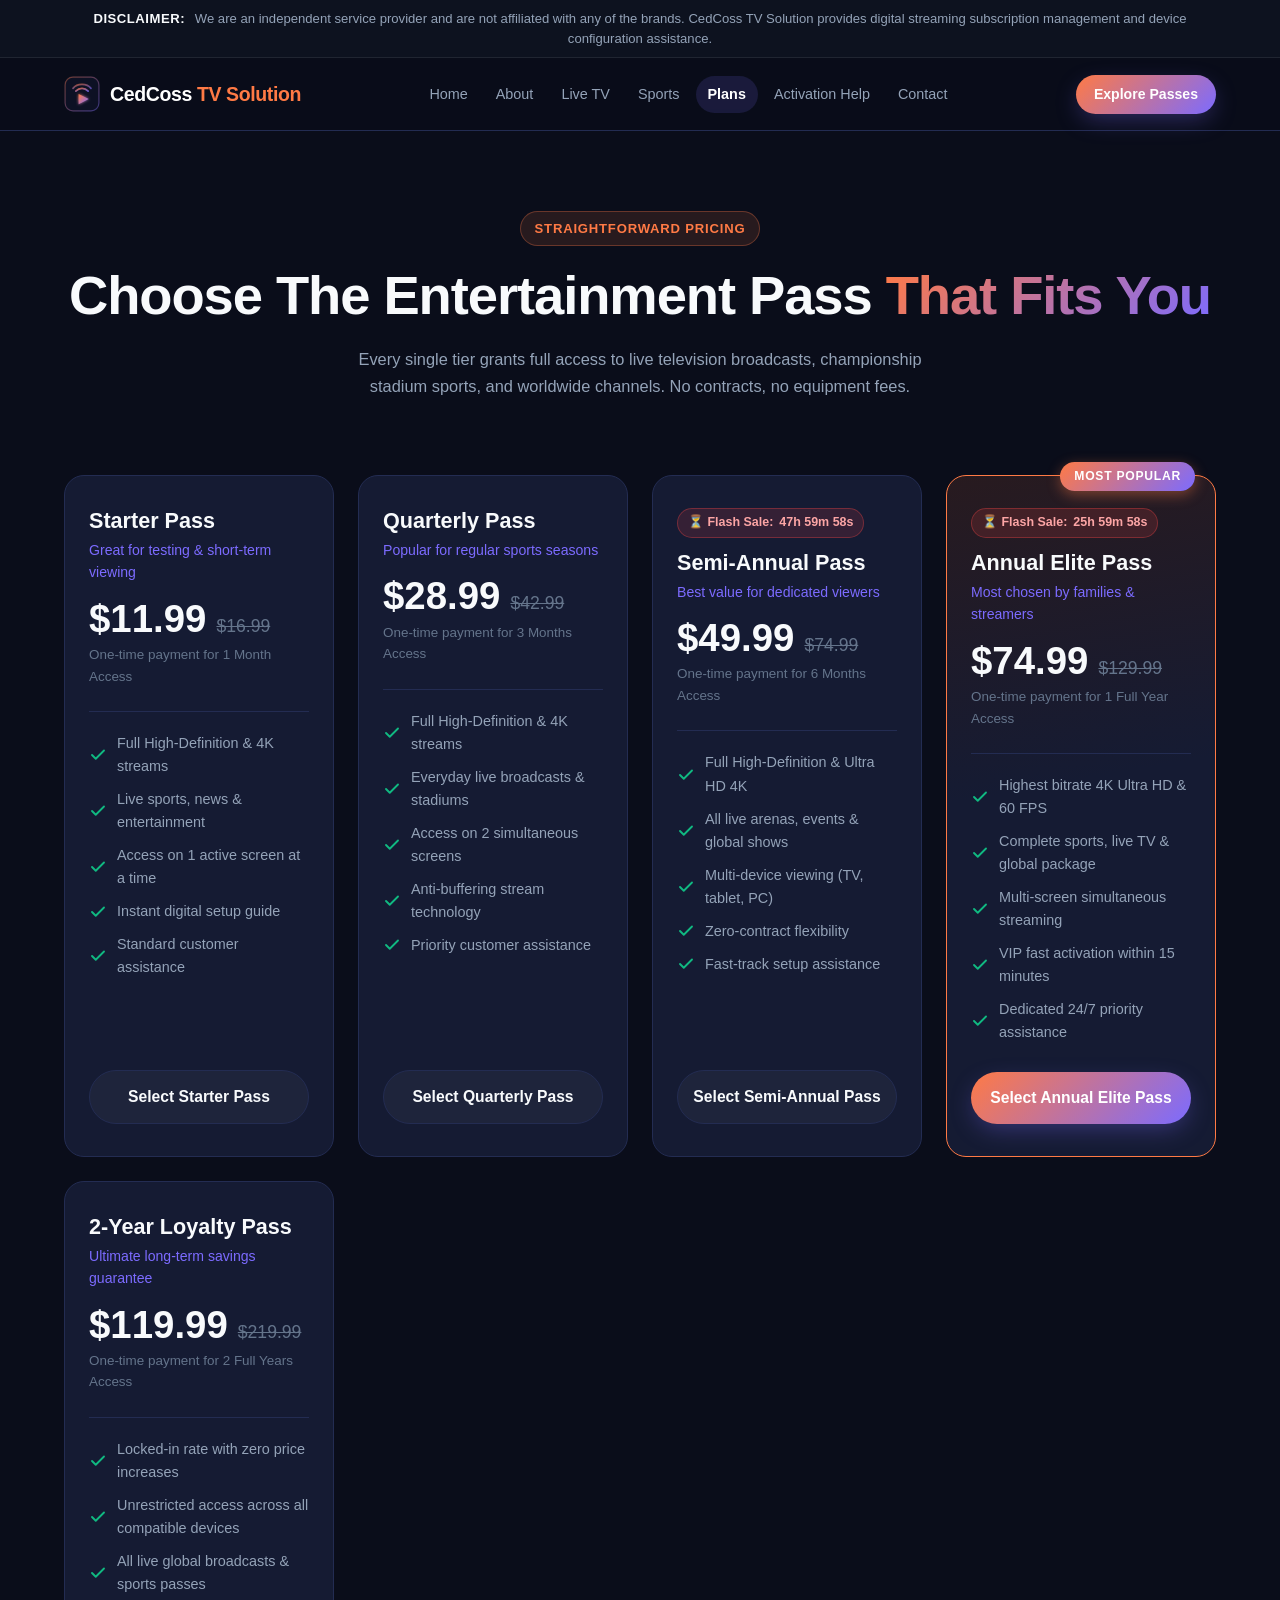
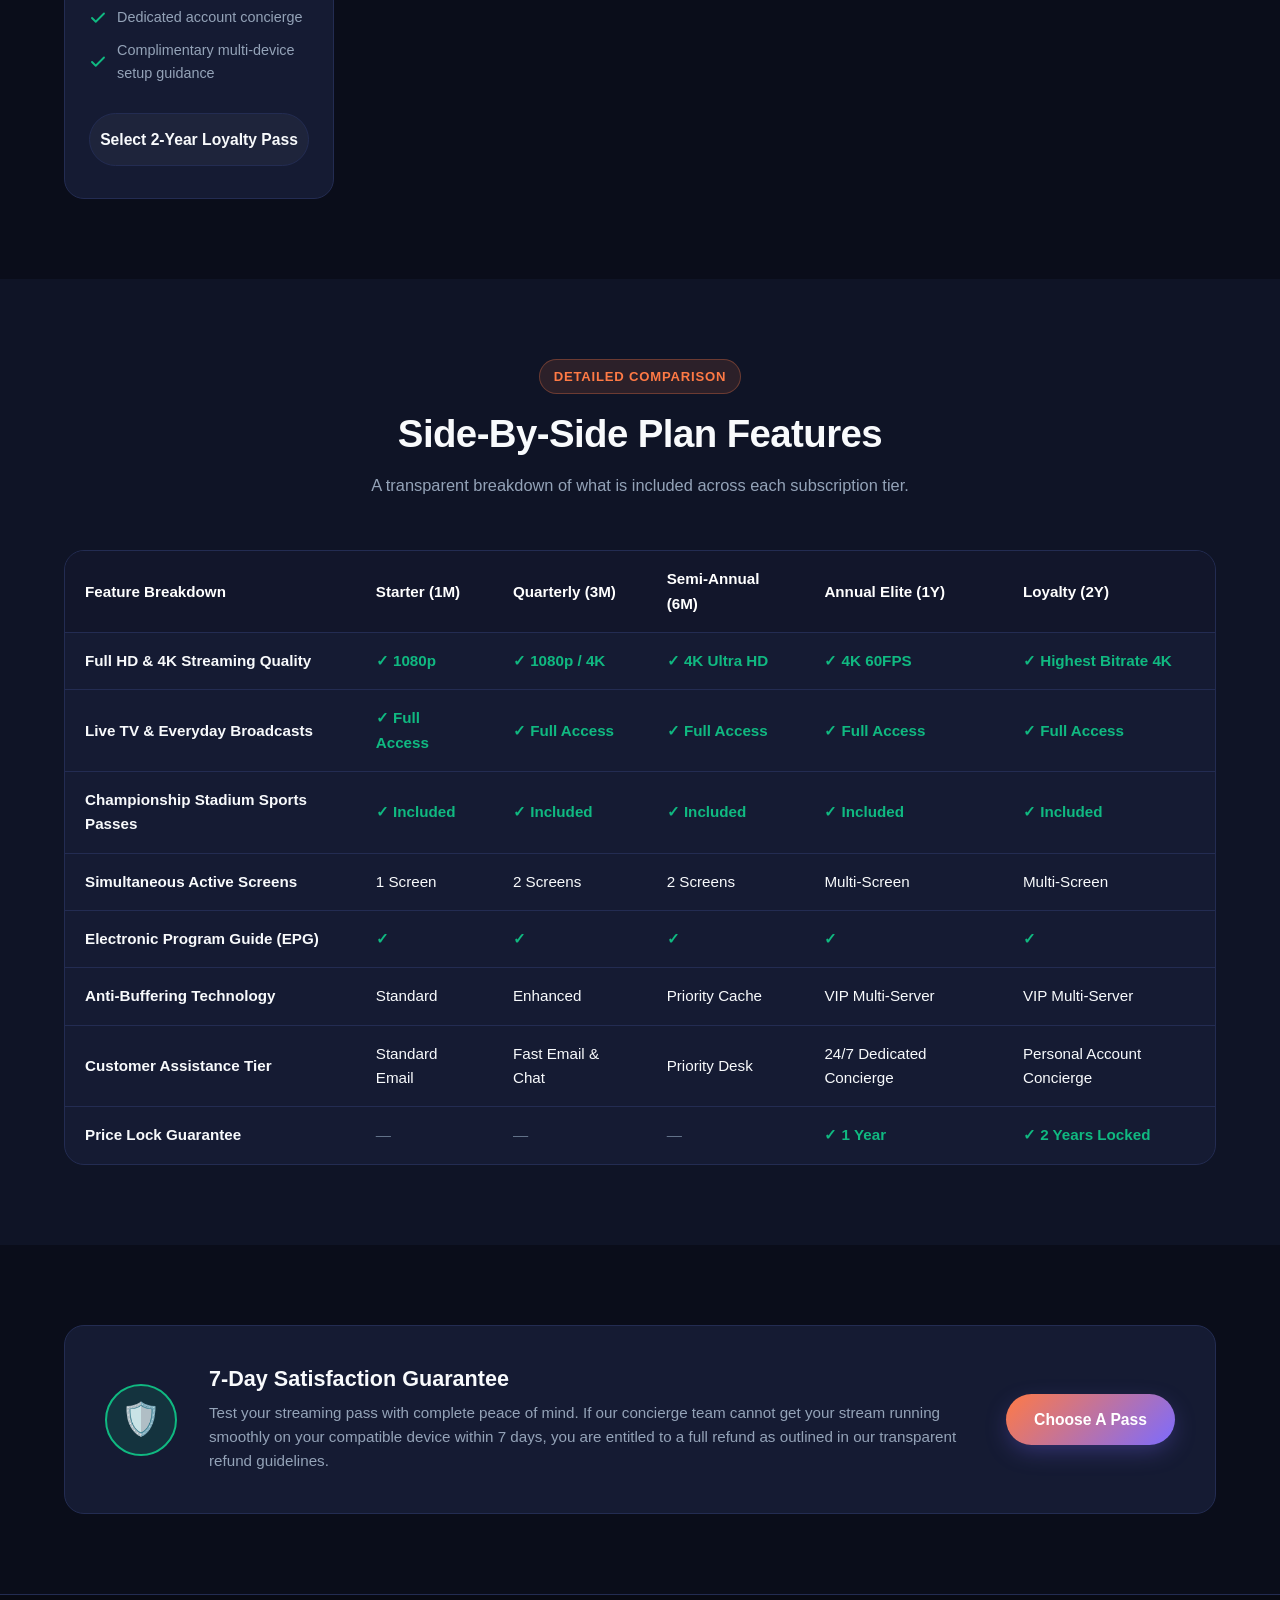
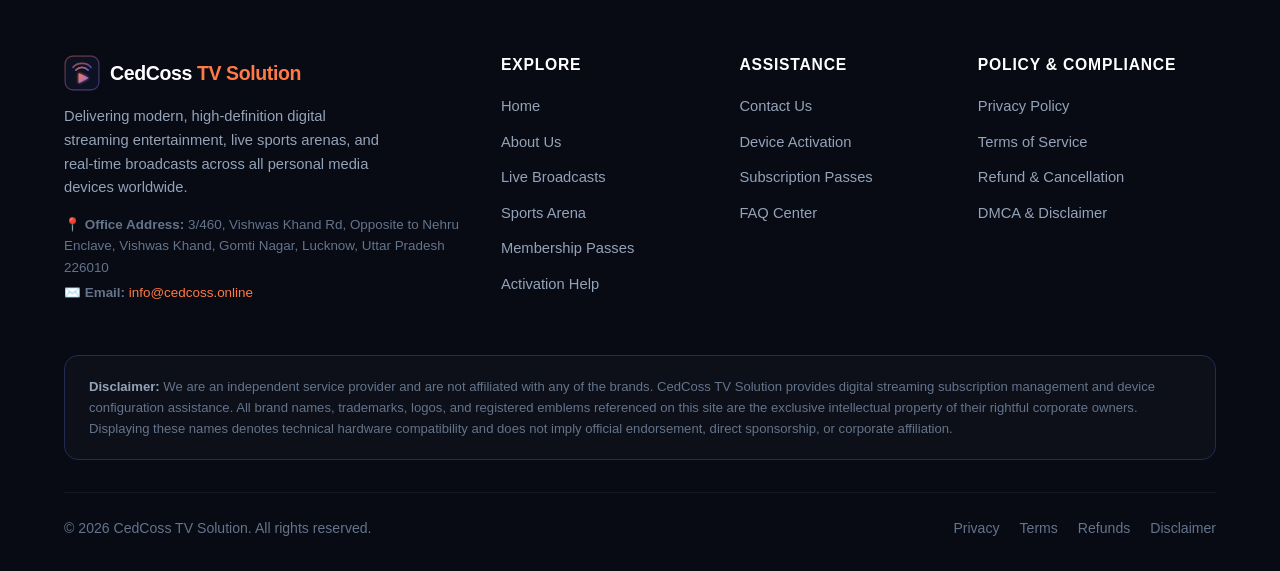
<file: pricing-plans.html>
<!DOCTYPE html>
<html lang="en">
<head>
  <meta charset="UTF-8">
  <meta name="viewport" content="width=device-width, initial-scale=1.0">
  <title>Subscription Passes & Pricing Tiers | CedCoss TV Solution</title>
  <meta name="description" content="Explore our flexible streaming passes. Transparent one-time pricing, zero recurring surprise charges, and full access to live TV, sports, and entertainment.">
  <meta name="keywords" content="streaming passes, iptv plans, tv subscription pricing, annual entertainment pass, live tv deals">
  
  <!-- Favicon -->
  <link rel="icon" href="assets/icons/favicon.svg" type="image/svg+xml">

  <!-- Core Stylesheets -->
  <link rel="stylesheet" href="assets/css/main.css">
  <link rel="stylesheet" href="assets/css/pages.css">

  <style>
    .comparison-table-wrap {
      overflow-x: auto;
      margin-top: 40px;
      border: 1px solid var(--card-border);
      border-radius: var(--radius-lg);
      background: var(--card);
    }
    .comparison-table {
      width: 100%;
      border-collapse: collapse;
      text-align: left;
      font-size: 0.95rem;
    }
    .comparison-table th, .comparison-table td {
      padding: 16px 20px;
      border-bottom: 1px solid var(--card-border);
    }
    .comparison-table th {
      background: rgba(18, 23, 43, 0.95);
      color: #fff;
      font-weight: 700;
    }
    .comparison-table tr:last-child td {
      border-bottom: none;
    }
    .check-mark {
      color: var(--accent-green);
      font-weight: bold;
    }
    .cross-mark {
      color: var(--text-dim);
    }
  </style>
</head>
<body>

  <!-- Top Independent Disclaimer Bar -->
  <div class="disclaimer-strip">
    <div class="container">
      <strong>Disclaimer:</strong> We are an independent service provider and are not affiliated with any of the brands. CedCoss TV Solution provides digital streaming subscription management and device configuration assistance.
    </div>
  </div>

  <!-- Header & Navigation -->
  <header class="site-header">
    <div class="container header-container">
      <a href="index.html" class="brand-link">
        <img src="assets/icons/favicon.svg" alt="CedCoss TV Solution Logo" class="brand-logo">
        <span>CedCoss <span style="color: var(--accent-orange);">TV Solution</span></span>
      </a>

      <nav class="nav-menu">
        <a href="index.html" class="nav-link">Home</a>
        <a href="about.html" class="nav-link">About</a>
        <a href="broadcast-tv.html" class="nav-link">Live TV</a>
        <a href="sports-hub.html" class="nav-link">Sports</a>
        <a href="pricing-plans.html" class="nav-link active">Plans</a>
        <a href="activationhelp.html" class="nav-link">Activation Help</a>
        <a href="contact.html" class="nav-link">Contact</a>
      </nav>

      <div class="header-actions">
        <a href="#plans" class="btn btn-primary btn-sm">Explore Passes</a>
        <button class="mobile-toggle" aria-label="Toggle navigation menu" aria-expanded="false">
          <span></span>
          <span></span>
          <span></span>
        </button>
      </div>
    </div>
  </header>

  <!-- Page Header -->
  <section class="section" style="padding-bottom: 20px;">
    <div class="container text-center">
      <div class="section-tag">Straightforward Pricing</div>
      <h1>Choose The Entertainment Pass <span class="hero-highlight">That Fits You</span></h1>
      <p style="max-width: 620px; margin: 16px auto 0;">
        Every single tier grants full access to live television broadcasts, championship stadium sports, and worldwide channels. No contracts, no equipment fees.
      </p>
    </div>
  </section>

  <!-- Interactive Plans Grid -->
  <section class="section" id="plans" style="padding-top: 20px;">
    <div class="container">
      <div class="plans-grid" id="plansGrid">
        <p class="text-center" style="grid-column: 1/-1;">Loading streaming passes...</p>
      </div>
    </div>
  </section>

  <!-- Tier Comparison Table -->
  <section class="section section-alt">
    <div class="container">
      <div class="section-header">
        <div class="section-tag">Detailed Comparison</div>
        <h2>Side-By-Side Plan Features</h2>
        <p>A transparent breakdown of what is included across each subscription tier.</p>
      </div>

      <div class="comparison-table-wrap">
        <table class="comparison-table">
          <thead>
            <tr>
              <th>Feature Breakdown</th>
              <th>Starter (1M)</th>
              <th>Quarterly (3M)</th>
              <th>Semi-Annual (6M)</th>
              <th>Annual Elite (1Y)</th>
              <th>Loyalty (2Y)</th>
            </tr>
          </thead>
          <tbody>
            <tr>
              <td><strong>Full HD & 4K Streaming Quality</strong></td>
              <td><span class="check-mark">✓ 1080p</span></td>
              <td><span class="check-mark">✓ 1080p / 4K</span></td>
              <td><span class="check-mark">✓ 4K Ultra HD</span></td>
              <td><span class="check-mark">✓ 4K 60FPS</span></td>
              <td><span class="check-mark">✓ Highest Bitrate 4K</span></td>
            </tr>
            <tr>
              <td><strong>Live TV & Everyday Broadcasts</strong></td>
              <td><span class="check-mark">✓ Full Access</span></td>
              <td><span class="check-mark">✓ Full Access</span></td>
              <td><span class="check-mark">✓ Full Access</span></td>
              <td><span class="check-mark">✓ Full Access</span></td>
              <td><span class="check-mark">✓ Full Access</span></td>
            </tr>
            <tr>
              <td><strong>Championship Stadium Sports Passes</strong></td>
              <td><span class="check-mark">✓ Included</span></td>
              <td><span class="check-mark">✓ Included</span></td>
              <td><span class="check-mark">✓ Included</span></td>
              <td><span class="check-mark">✓ Included</span></td>
              <td><span class="check-mark">✓ Included</span></td>
            </tr>
            <tr>
              <td><strong>Simultaneous Active Screens</strong></td>
              <td>1 Screen</td>
              <td>2 Screens</td>
              <td>2 Screens</td>
              <td>Multi-Screen</td>
              <td>Multi-Screen</td>
            </tr>
            <tr>
              <td><strong>Electronic Program Guide (EPG)</strong></td>
              <td><span class="check-mark">✓</span></td>
              <td><span class="check-mark">✓</span></td>
              <td><span class="check-mark">✓</span></td>
              <td><span class="check-mark">✓</span></td>
              <td><span class="check-mark">✓</span></td>
            </tr>
            <tr>
              <td><strong>Anti-Buffering Technology</strong></td>
              <td>Standard</td>
              <td>Enhanced</td>
              <td>Priority Cache</td>
              <td>VIP Multi-Server</td>
              <td>VIP Multi-Server</td>
            </tr>
            <tr>
              <td><strong>Customer Assistance Tier</strong></td>
              <td>Standard Email</td>
              <td>Fast Email & Chat</td>
              <td>Priority Desk</td>
              <td>24/7 Dedicated Concierge</td>
              <td>Personal Account Concierge</td>
            </tr>
            <tr>
              <td><strong>Price Lock Guarantee</strong></td>
              <td><span class="cross-mark">—</span></td>
              <td><span class="cross-mark">—</span></td>
              <td><span class="cross-mark">—</span></td>
              <td><span class="check-mark">✓ 1 Year</span></td>
              <td><span class="check-mark">✓ 2 Years Locked</span></td>
            </tr>
          </tbody>
        </table>
      </div>
    </div>
  </section>

  <!-- Satisfaction Guarantee Banner -->
  <section class="section">
    <div class="container">
      <div style="background: var(--card); border: 1px solid var(--card-border); border-radius: var(--radius-lg); padding: 40px; display: flex; align-items: center; gap: 32px; flex-wrap: wrap;">
        <div style="width: 72px; height: 72px; border-radius: 50%; background: rgba(16, 185, 129, 0.15); border: 2px solid var(--accent-green); display: flex; align-items: center; justify-content: center; font-size: 32px; flex-shrink: 0;">
          🛡️
        </div>
        <div style="flex: 1; min-width: 280px;">
          <h3 style="margin-bottom: 8px;">7-Day Satisfaction Guarantee</h3>
          <p style="margin: 0; font-size: 0.95rem;">
            Test your streaming pass with complete peace of mind. If our concierge team cannot get your stream running smoothly on your compatible device within 7 days, you are entitled to a full refund as outlined in our transparent refund guidelines.
          </p>
        </div>
        <div>
          <a href="#plans" class="btn btn-primary">Choose A Pass</a>
        </div>
      </div>
    </div>
  </section>

  <!-- Footer -->
  <footer class="site-footer">
    <div class="container">
      <div class="footer-grid">
        <div class="footer-brand">
          <a href="index.html" class="brand-link">
            <img src="assets/icons/favicon.svg" alt="CedCoss TV Solution Logo" class="brand-logo">
            <span>CedCoss <span style="color: var(--accent-orange);">TV Solution</span></span>
          </a>
          <p>
            Delivering modern, high-definition digital streaming entertainment, live sports arenas, and real-time broadcasts across all personal media devices worldwide.
          </p>
          <div style="font-size: 0.84rem; color: var(--text-dim); margin-top: 14px; line-height: 1.6;">
            <div>📍 <strong>Office Address:</strong> 3/460, Vishwas Khand Rd, Opposite to Nehru Enclave, Vishwas Khand, Gomti Nagar, Lucknow, Uttar Pradesh 226010</div>
            <div style="margin-top: 4px;">✉️ <strong>Email:</strong> <a href="mailto:info@cedcoss.online" style="color: var(--accent-orange);">info@cedcoss.online</a></div>
          </div>
        </div>

        <div class="footer-col">
          <h4>Explore</h4>
          <ul>
            <li><a href="index.html">Home</a></li>
            <li><a href="about.html">About Us</a></li>
            <li><a href="broadcast-tv.html">Live Broadcasts</a></li>
            <li><a href="sports-hub.html">Sports Arena</a></li>
            <li><a href="pricing-plans.html">Membership Passes</a></li>
            <li><a href="activationhelp.html">Activation Help</a></li>
          </ul>
        </div>

        <div class="footer-col">
          <h4>Assistance</h4>
          <ul>
            <li><a href="contact.html">Contact Us</a></li>
            <li><a href="activationhelp.html">Device Activation</a></li>
            <li><a href="pricing-plans.html">Subscription Passes</a></li>
            <li><a href="contact.html#faq">FAQ Center</a></li>
          </ul>
        </div>

        <div class="footer-col">
          <h4>Policy & Compliance</h4>
          <ul>
            <li><a href="privacy.html">Privacy Policy</a></li>
            <li><a href="terms.html">Terms of Service</a></li>
            <li><a href="refund-policy.html">Refund & Cancellation</a></li>
            <li><a href="disclaimer.html">DMCA & Disclaimer</a></li>
          </ul>
        </div>
      </div>

      <!-- Google Compliant Mandatory Transparency Disclaimer -->
      <div class="footer-disclaimer-box">
        <strong>Disclaimer:</strong> We are an independent service provider and are not affiliated with any of the brands. CedCoss TV Solution provides digital streaming subscription management and device configuration assistance. All brand names, trademarks, logos, and registered emblems referenced on this site are the exclusive intellectual property of their rightful corporate owners. Displaying these names denotes technical hardware compatibility and does not imply official endorsement, direct sponsorship, or corporate affiliation.
      </div>

      <div class="footer-bottom">
        <div>
          &copy; <span class="dynamic-year"></span> CedCoss TV Solution. All rights reserved.
        </div>
        <div class="footer-legal-links">
          <a href="privacy.html">Privacy</a>
          <a href="terms.html">Terms</a>
          <a href="refund-policy.html">Refunds</a>
          <a href="disclaimer.html">Disclaimer</a>
        </div>
      </div>
    </div>
  </footer>

  <script src="assets/js/plans-data.js"></script>
  <script src="assets/js/app.js"></script>
</body>
</html>
</file>
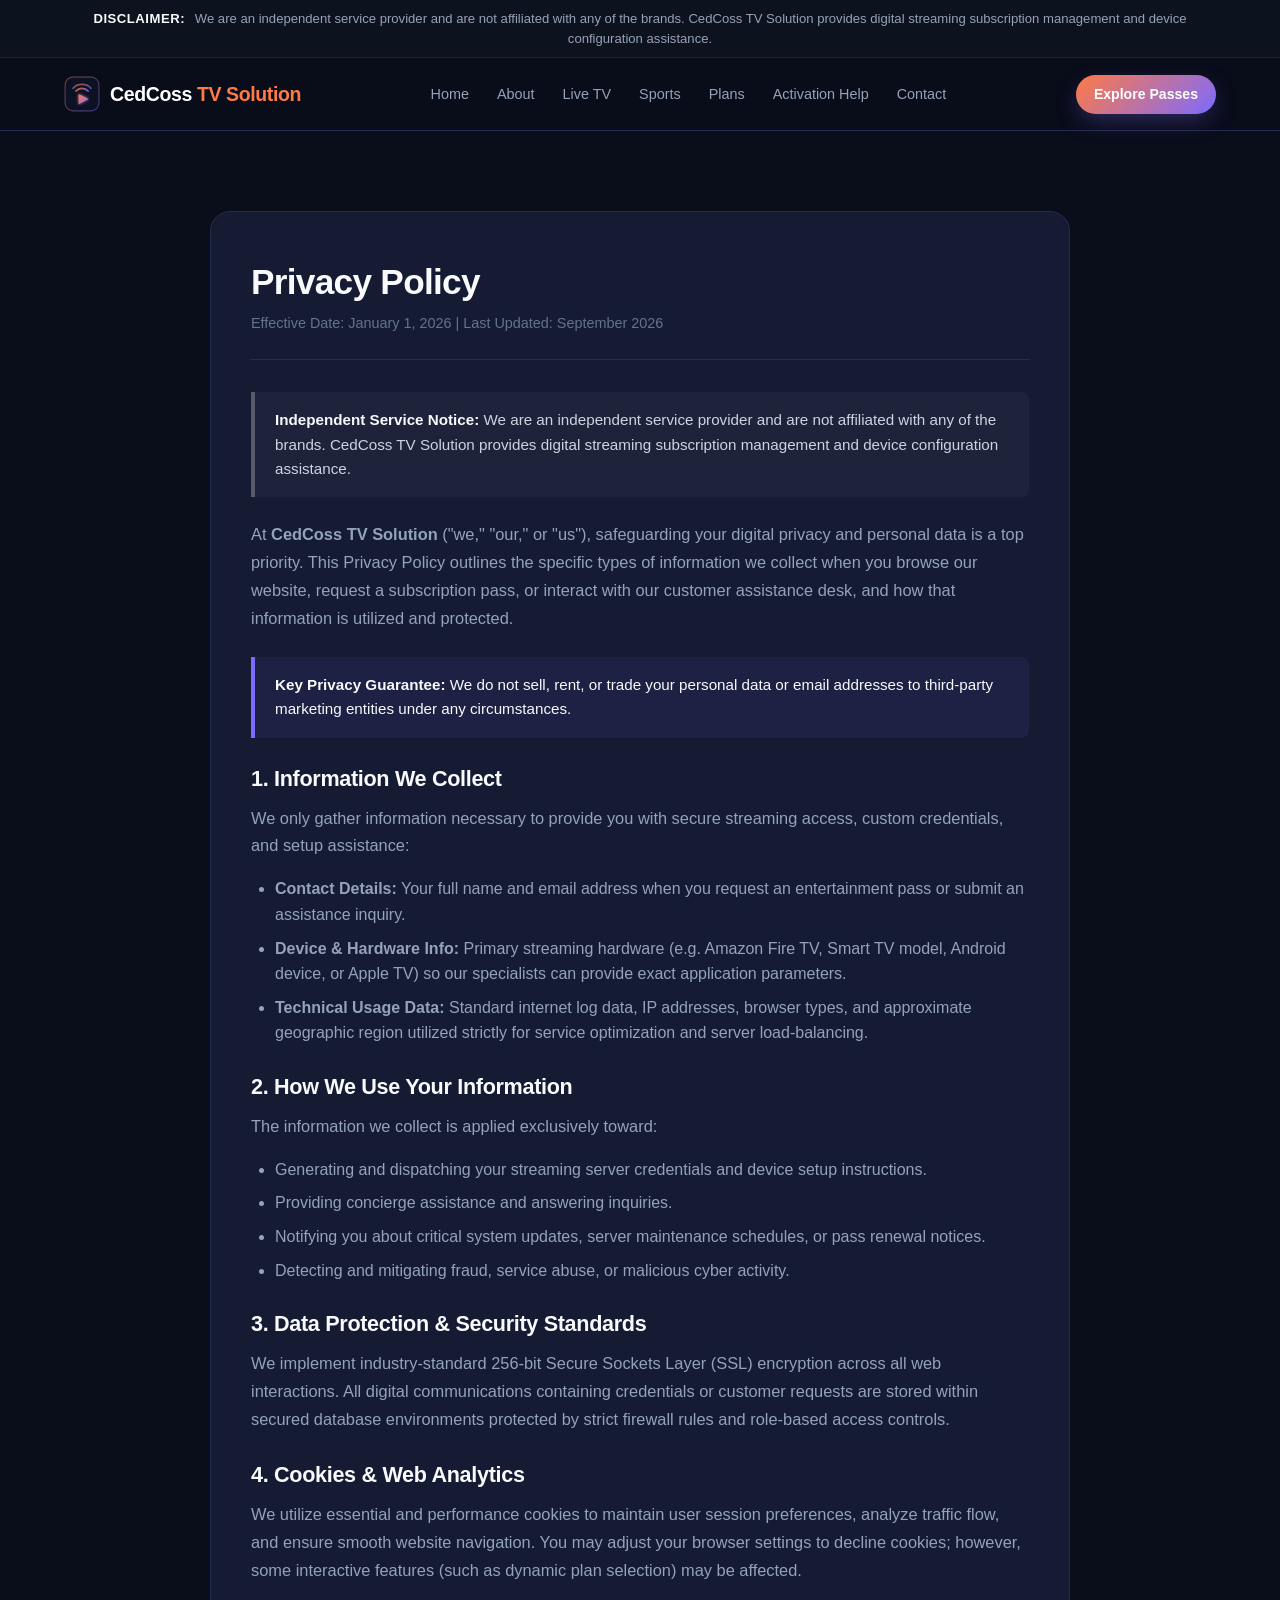
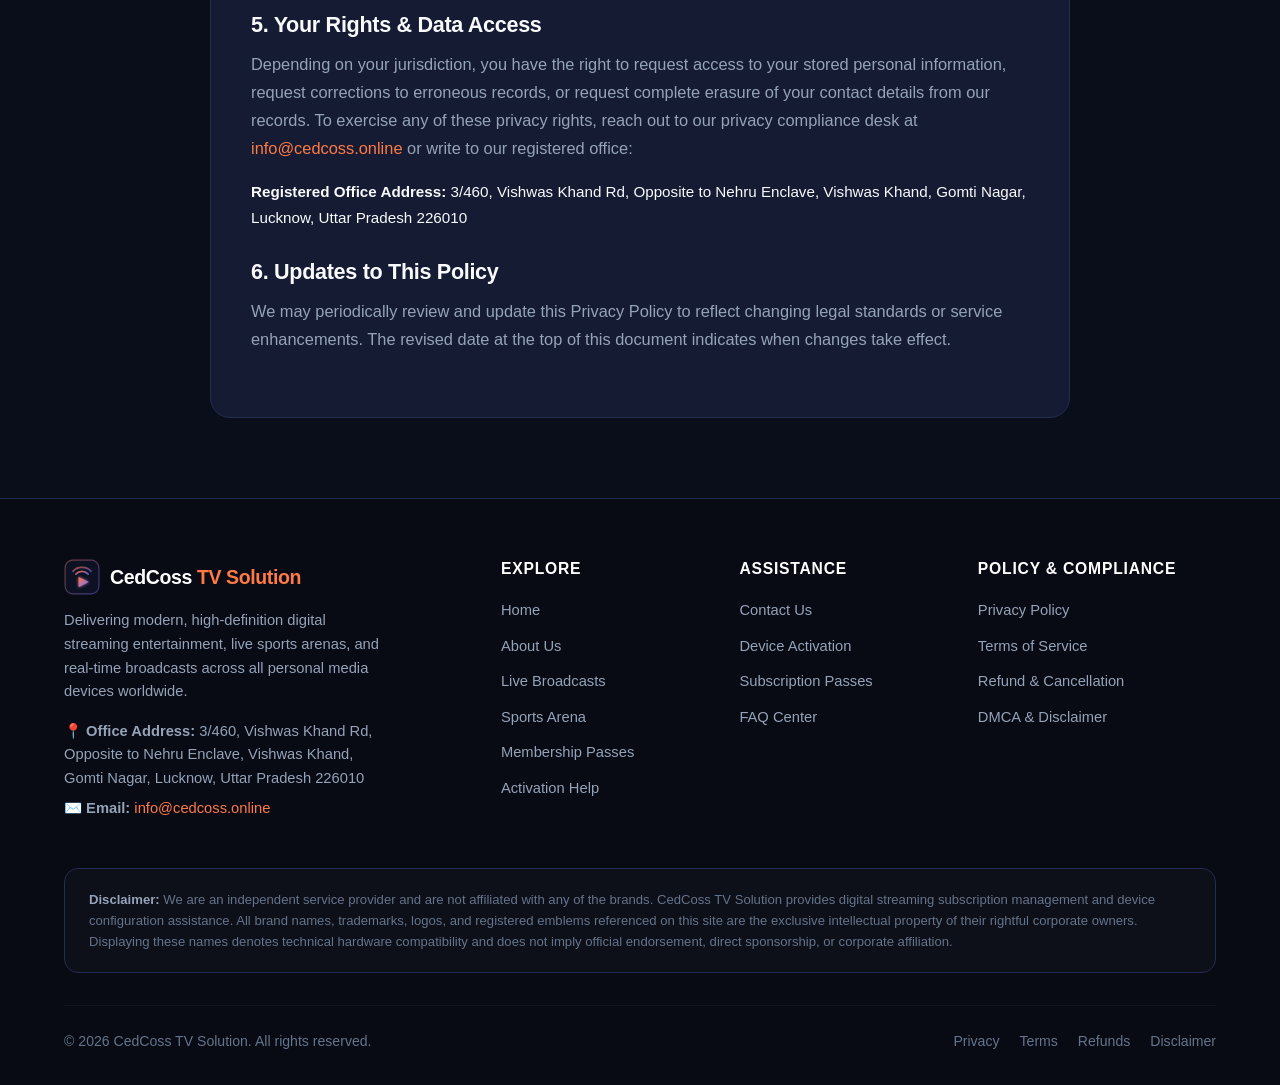
<file: privacy.html>
<!DOCTYPE html>
<html lang="en">
<head>
  <meta charset="UTF-8">
  <meta name="viewport" content="width=device-width, initial-scale=1.0">
  <title>Privacy Policy | CedCoss TV Solution</title>
  <meta name="description" content="Read the CedCoss TV Solution Privacy Policy. Learn how we handle, store, and protect your personal information in compliance with global data privacy standards.">
  
  <!-- Favicon -->
  <link rel="icon" href="assets/icons/favicon.svg" type="image/svg+xml">

  <!-- Core Stylesheets -->
  <link rel="stylesheet" href="assets/css/main.css">
  <link rel="stylesheet" href="assets/css/pages.css">
</head>
<body>

  <!-- Top Independent Disclaimer Bar -->
  <div class="disclaimer-strip">
    <div class="container">
      <strong>Disclaimer:</strong> We are an independent service provider and are not affiliated with any of the brands. CedCoss TV Solution provides digital streaming subscription management and device configuration assistance.
    </div>
  </div>

  <!-- Header & Navigation -->
  <header class="site-header">
    <div class="container header-container">
      <a href="index.html" class="brand-link">
        <img src="assets/icons/favicon.svg" alt="CedCoss TV Solution Logo" class="brand-logo">
        <span>CedCoss <span style="color: var(--accent-orange);">TV Solution</span></span>
      </a>

      <nav class="nav-menu">
        <a href="index.html" class="nav-link">Home</a>
        <a href="about.html" class="nav-link">About</a>
        <a href="broadcast-tv.html" class="nav-link">Live TV</a>
        <a href="sports-hub.html" class="nav-link">Sports</a>
        <a href="pricing-plans.html" class="nav-link">Plans</a>
        <a href="activationhelp.html" class="nav-link">Activation Help</a>
        <a href="contact.html" class="nav-link">Contact</a>
      </nav>

      <div class="header-actions">
        <a href="pricing-plans.html" class="btn btn-primary btn-sm">Explore Passes</a>
        <button class="mobile-toggle" aria-label="Toggle navigation menu" aria-expanded="false">
          <span></span>
          <span></span>
          <span></span>
        </button>
      </div>
    </div>
  </header>

  <!-- Legal Document Body -->
  <main class="section">
    <div class="container">
      <div class="legal-wrapper">
        <div class="legal-header">
          <h1>Privacy Policy</h1>
          <p>Effective Date: January 1, 2026 | Last Updated: September 2026</p>
        </div>

        <div class="legal-body">
          <div class="legal-alert" style="border-left-color: rgba(255, 255, 255, 0.25); background: rgba(255, 255, 255, 0.04); color: #cbd5e1;">
            <strong style="color: #f8fafc;">Independent Service Notice:</strong> We are an independent service provider and are not affiliated with any of the brands. CedCoss TV Solution provides digital streaming subscription management and device configuration assistance.
          </div>

          <p>
            At <strong>CedCoss TV Solution</strong> ("we," "our," or "us"), safeguarding your digital privacy and personal data is a top priority. This Privacy Policy outlines the specific types of information we collect when you browse our website, request a subscription pass, or interact with our customer assistance desk, and how that information is utilized and protected.
          </p>

          <div class="legal-alert">
            <strong>Key Privacy Guarantee:</strong> We do not sell, rent, or trade your personal data or email addresses to third-party marketing entities under any circumstances.
          </div>

          <h2>1. Information We Collect</h2>
          <p>We only gather information necessary to provide you with secure streaming access, custom credentials, and setup assistance:</p>
          <ul>
            <li><strong>Contact Details:</strong> Your full name and email address when you request an entertainment pass or submit an assistance inquiry.</li>
            <li><strong>Device & Hardware Info:</strong> Primary streaming hardware (e.g. Amazon Fire TV, Smart TV model, Android device, or Apple TV) so our specialists can provide exact application parameters.</li>
            <li><strong>Technical Usage Data:</strong> Standard internet log data, IP addresses, browser types, and approximate geographic region utilized strictly for service optimization and server load-balancing.</li>
          </ul>

          <h2>2. How We Use Your Information</h2>
          <p>The information we collect is applied exclusively toward:</p>
          <ul>
            <li>Generating and dispatching your streaming server credentials and device setup instructions.</li>
            <li>Providing concierge assistance and answering inquiries.</li>
            <li>Notifying you about critical system updates, server maintenance schedules, or pass renewal notices.</li>
            <li>Detecting and mitigating fraud, service abuse, or malicious cyber activity.</li>
          </ul>

          <h2>3. Data Protection & Security Standards</h2>
          <p>
            We implement industry-standard 256-bit Secure Sockets Layer (SSL) encryption across all web interactions. All digital communications containing credentials or customer requests are stored within secured database environments protected by strict firewall rules and role-based access controls.
          </p>

          <h2>4. Cookies & Web Analytics</h2>
          <p>
            We utilize essential and performance cookies to maintain user session preferences, analyze traffic flow, and ensure smooth website navigation. You may adjust your browser settings to decline cookies; however, some interactive features (such as dynamic plan selection) may be affected.
          </p>

          <h2>5. Your Rights & Data Access</h2>
          <p>
            Depending on your jurisdiction, you have the right to request access to your stored personal information, request corrections to erroneous records, or request complete erasure of your contact details from our records. To exercise any of these privacy rights, reach out to our privacy compliance desk at <a href="mailto:info@cedcoss.online" style="color: var(--accent-orange);">info@cedcoss.online</a> or write to our registered office:
          </p>
          <p style="margin-top: 0.5rem; color: var(--text-secondary); font-size: 0.95rem;">
            <strong>Registered Office Address:</strong> 3/460, Vishwas Khand Rd, Opposite to Nehru Enclave, Vishwas Khand, Gomti Nagar, Lucknow, Uttar Pradesh 226010
          </p>

          <h2>6. Updates to This Policy</h2>
          <p>
            We may periodically review and update this Privacy Policy to reflect changing legal standards or service enhancements. The revised date at the top of this document indicates when changes take effect.
          </p>
        </div>
      </div>
    </div>
  </main>

  <!-- Footer -->
  <footer class="site-footer">
    <div class="container">
      <div class="footer-grid">
        <div class="footer-brand">
          <a href="index.html" class="brand-link">
            <img src="assets/icons/favicon.svg" alt="CedCoss TV Solution Logo" class="brand-logo">
            <span>CedCoss <span style="color: var(--accent-orange);">TV Solution</span></span>
          </a>
          <p>
            Delivering modern, high-definition digital streaming entertainment, live sports arenas, and real-time broadcasts across all personal media devices worldwide.
          </p>
          <div style="margin-top: 1rem; font-size: 0.85rem; color: var(--text-secondary); line-height: 1.6;">
            <p><strong>📍 Office Address:</strong> 3/460, Vishwas Khand Rd, Opposite to Nehru Enclave, Vishwas Khand, Gomti Nagar, Lucknow, Uttar Pradesh 226010</p>
            <p style="margin-top: 0.4rem;"><strong>✉️ Email:</strong> <a href="mailto:info@cedcoss.online" style="color: var(--accent-orange);">info@cedcoss.online</a></p>
          </div>
        </div>

        <div class="footer-col">
          <h4>Explore</h4>
          <ul>
            <li><a href="index.html">Home</a></li>
            <li><a href="about.html">About Us</a></li>
            <li><a href="broadcast-tv.html">Live Broadcasts</a></li>
            <li><a href="sports-hub.html">Sports Arena</a></li>
            <li><a href="pricing-plans.html">Membership Passes</a></li>
            <li><a href="activationhelp.html">Activation Help</a></li>
          </ul>
        </div>

        <div class="footer-col">
          <h4>Assistance</h4>
          <ul>
            <li><a href="contact.html">Contact Us</a></li>
            <li><a href="activationhelp.html">Device Activation</a></li>
            <li><a href="pricing-plans.html">Subscription Passes</a></li>
            <li><a href="contact.html#faq">FAQ Center</a></li>
          </ul>
        </div>

        <div class="footer-col">
          <h4>Policy & Compliance</h4>
          <ul>
            <li><a href="privacy.html">Privacy Policy</a></li>
            <li><a href="terms.html">Terms of Service</a></li>
            <li><a href="refund-policy.html">Refund & Cancellation</a></li>
            <li><a href="disclaimer.html">DMCA & Disclaimer</a></li>
          </ul>
        </div>
      </div>

      <div class="footer-disclaimer-box">
        <strong>Disclaimer:</strong> We are an independent service provider and are not affiliated with any of the brands. CedCoss TV Solution provides digital streaming subscription management and device configuration assistance. All brand names, trademarks, logos, and registered emblems referenced on this site are the exclusive intellectual property of their rightful corporate owners. Displaying these names denotes technical hardware compatibility and does not imply official endorsement, direct sponsorship, or corporate affiliation.
      </div>

      <div class="footer-bottom">
        <div>
          &copy; <span class="dynamic-year"></span> CedCoss TV Solution. All rights reserved.
        </div>
        <div class="footer-legal-links">
          <a href="privacy.html">Privacy</a>
          <a href="terms.html">Terms</a>
          <a href="refund-policy.html">Refunds</a>
          <a href="disclaimer.html">Disclaimer</a>
        </div>
      </div>
    </div>
  </footer>

  <script src="assets/js/app.js"></script>
</body>
</html>
</file>
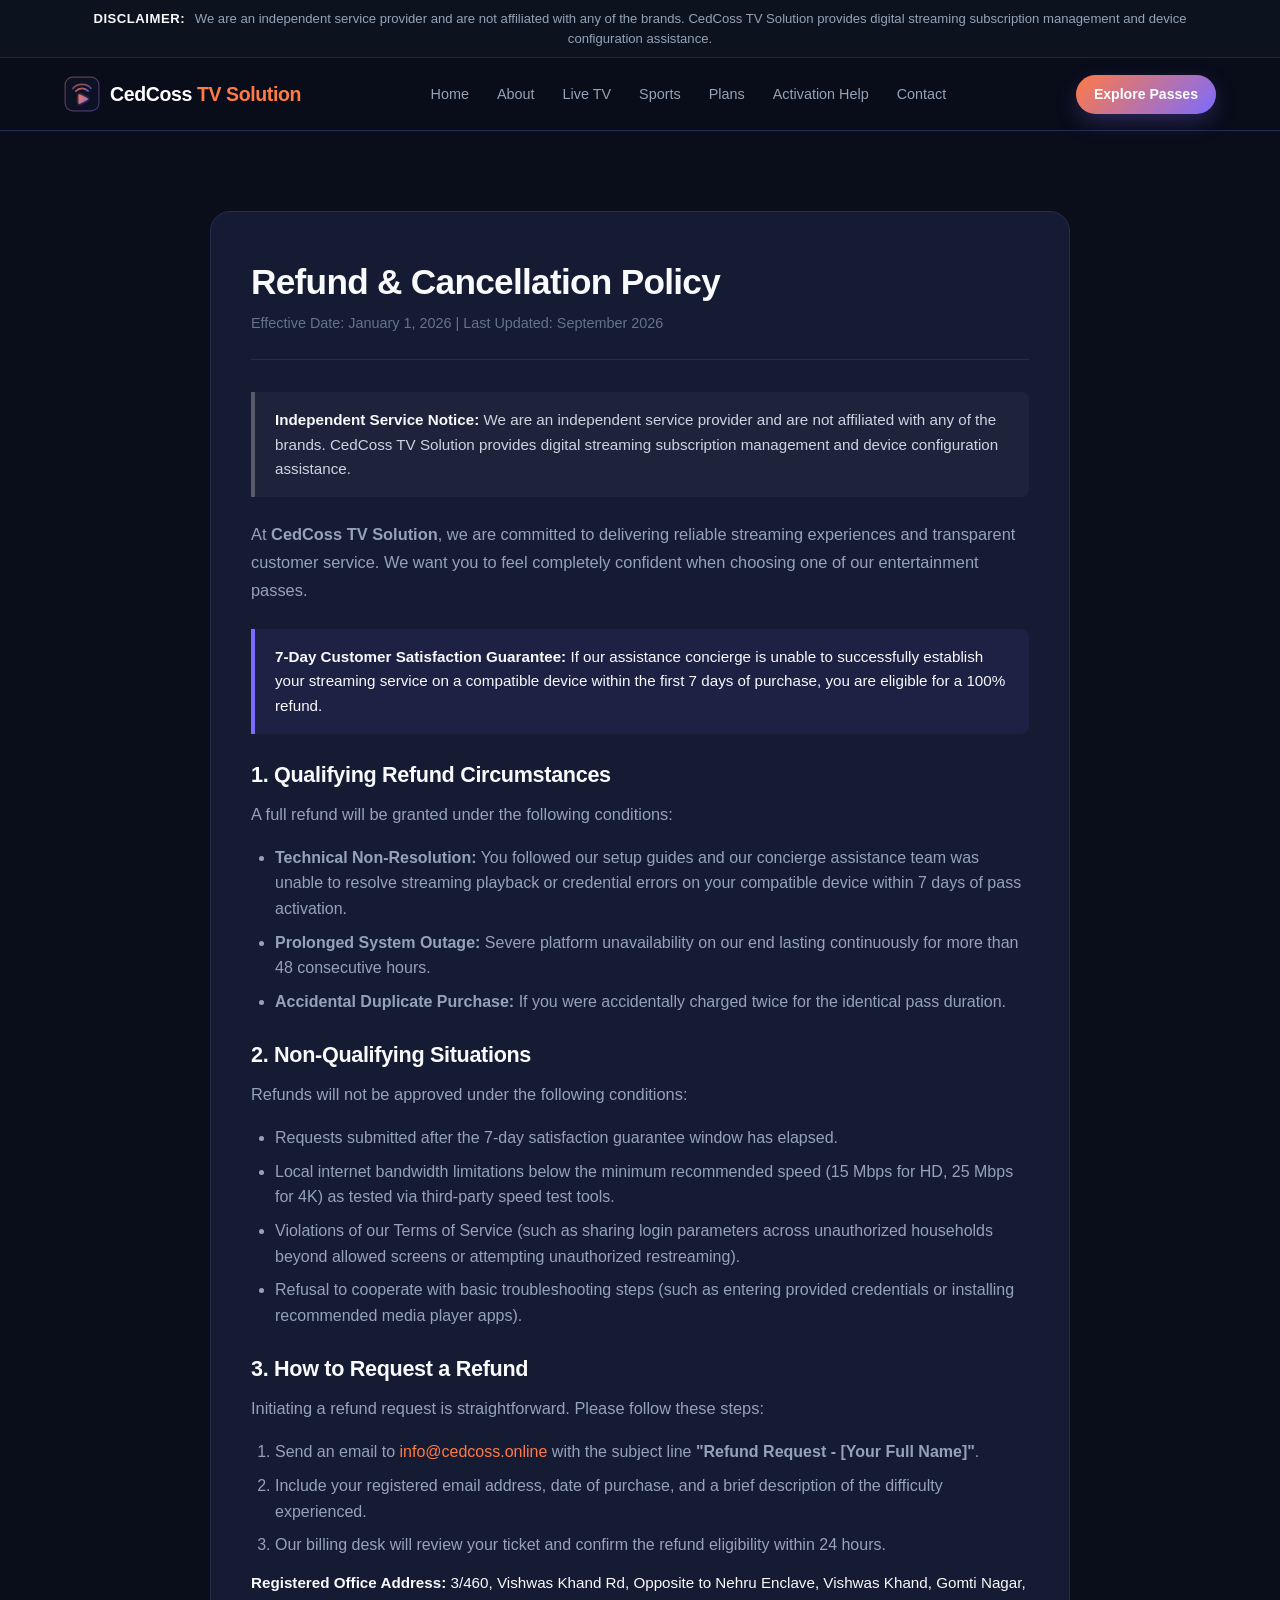
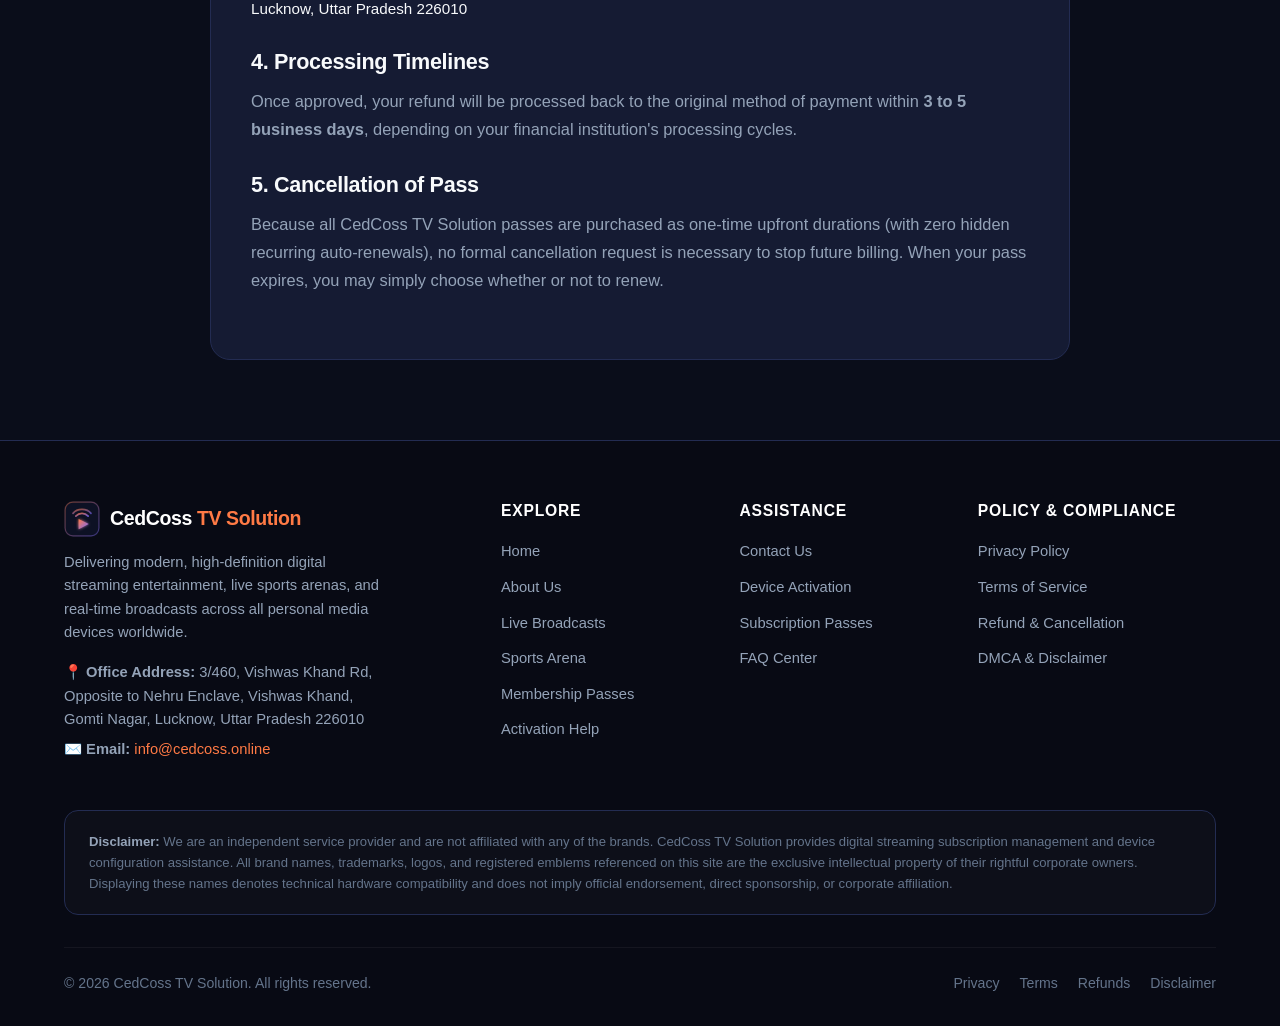
<file: refund-policy.html>
<!DOCTYPE html>
<html lang="en">
<head>
  <meta charset="UTF-8">
  <meta name="viewport" content="width=device-width, initial-scale=1.0">
  <title>Refund & Cancellation Policy | CedCoss TV Solution</title>
  <meta name="description" content="Read the transparent CedCoss TV Solution Refund and Cancellation Policy, including our 7-day customer satisfaction guarantee.">
  
  <!-- Favicon -->
  <link rel="icon" href="assets/icons/favicon.svg" type="image/svg+xml">

  <!-- Core Stylesheets -->
  <link rel="stylesheet" href="assets/css/main.css">
  <link rel="stylesheet" href="assets/css/pages.css">
</head>
<body>

  <!-- Top Independent Disclaimer Bar -->
  <div class="disclaimer-strip">
    <div class="container">
      <strong>Disclaimer:</strong> We are an independent service provider and are not affiliated with any of the brands. CedCoss TV Solution provides digital streaming subscription management and device configuration assistance.
    </div>
  </div>

  <!-- Header & Navigation -->
  <header class="site-header">
    <div class="container header-container">
      <a href="index.html" class="brand-link">
        <img src="assets/icons/favicon.svg" alt="CedCoss TV Solution Logo" class="brand-logo">
        <span>CedCoss <span style="color: var(--accent-orange);">TV Solution</span></span>
      </a>

      <nav class="nav-menu">
        <a href="index.html" class="nav-link">Home</a>
        <a href="about.html" class="nav-link">About</a>
        <a href="broadcast-tv.html" class="nav-link">Live TV</a>
        <a href="sports-hub.html" class="nav-link">Sports</a>
        <a href="pricing-plans.html" class="nav-link">Plans</a>
        <a href="activationhelp.html" class="nav-link">Activation Help</a>
        <a href="contact.html" class="nav-link">Contact</a>
      </nav>

      <div class="header-actions">
        <a href="pricing-plans.html" class="btn btn-primary btn-sm">Explore Passes</a>
        <button class="mobile-toggle" aria-label="Toggle navigation menu" aria-expanded="false">
          <span></span>
          <span></span>
          <span></span>
        </button>
      </div>
    </div>
  </header>

  <!-- Legal Document Body -->
  <main class="section">
    <div class="container">
      <div class="legal-wrapper">
        <div class="legal-header">
          <h1>Refund & Cancellation Policy</h1>
          <p>Effective Date: January 1, 2026 | Last Updated: September 2026</p>
        </div>

        <div class="legal-body">
          <div class="legal-alert" style="border-left-color: rgba(255, 255, 255, 0.25); background: rgba(255, 255, 255, 0.04); color: #cbd5e1;">
            <strong style="color: #f8fafc;">Independent Service Notice:</strong> We are an independent service provider and are not affiliated with any of the brands. CedCoss TV Solution provides digital streaming subscription management and device configuration assistance.
          </div>

          <p>
            At <strong>CedCoss TV Solution</strong>, we are committed to delivering reliable streaming experiences and transparent customer service. We want you to feel completely confident when choosing one of our entertainment passes.
          </p>

          <div class="legal-alert">
            <strong>7-Day Customer Satisfaction Guarantee:</strong> If our assistance concierge is unable to successfully establish your streaming service on a compatible device within the first 7 days of purchase, you are eligible for a 100% refund.
          </div>

          <h2>1. Qualifying Refund Circumstances</h2>
          <p>A full refund will be granted under the following conditions:</p>
          <ul>
            <li><strong>Technical Non-Resolution:</strong> You followed our setup guides and our concierge assistance team was unable to resolve streaming playback or credential errors on your compatible device within 7 days of pass activation.</li>
            <li><strong>Prolonged System Outage:</strong> Severe platform unavailability on our end lasting continuously for more than 48 consecutive hours.</li>
            <li><strong>Accidental Duplicate Purchase:</strong> If you were accidentally charged twice for the identical pass duration.</li>
          </ul>

          <h2>2. Non-Qualifying Situations</h2>
          <p>Refunds will not be approved under the following conditions:</p>
          <ul>
            <li>Requests submitted after the 7-day satisfaction guarantee window has elapsed.</li>
            <li>Local internet bandwidth limitations below the minimum recommended speed (15 Mbps for HD, 25 Mbps for 4K) as tested via third-party speed test tools.</li>
            <li>Violations of our Terms of Service (such as sharing login parameters across unauthorized households beyond allowed screens or attempting unauthorized restreaming).</li>
            <li>Refusal to cooperate with basic troubleshooting steps (such as entering provided credentials or installing recommended media player apps).</li>
          </ul>

          <h2>3. How to Request a Refund</h2>
          <p>
            Initiating a refund request is straightforward. Please follow these steps:
          </p>
          <ol style="margin-left: 24px; color: var(--text-muted); line-height: 1.7;">
            <li>Send an email to <a href="mailto:info@cedcoss.online" style="color: var(--accent-orange);">info@cedcoss.online</a> with the subject line <strong>"Refund Request - [Your Full Name]"</strong>.</li>
            <li>Include your registered email address, date of purchase, and a brief description of the difficulty experienced.</li>
            <li>Our billing desk will review your ticket and confirm the refund eligibility within 24 hours.</li>
          </ol>
          <p style="margin-top: 0.75rem; color: var(--text-secondary); font-size: 0.95rem;">
            <strong>Registered Office Address:</strong> 3/460, Vishwas Khand Rd, Opposite to Nehru Enclave, Vishwas Khand, Gomti Nagar, Lucknow, Uttar Pradesh 226010
          </p>

          <h2>4. Processing Timelines</h2>
          <p>
            Once approved, your refund will be processed back to the original method of payment within <strong>3 to 5 business days</strong>, depending on your financial institution's processing cycles.
          </p>

          <h2>5. Cancellation of Pass</h2>
          <p>
            Because all CedCoss TV Solution passes are purchased as one-time upfront durations (with zero hidden recurring auto-renewals), no formal cancellation request is necessary to stop future billing. When your pass expires, you may simply choose whether or not to renew.
          </p>
        </div>
      </div>
    </div>
  </main>

  <!-- Footer -->
  <footer class="site-footer">
    <div class="container">
      <div class="footer-grid">
        <div class="footer-brand">
          <a href="index.html" class="brand-link">
            <img src="assets/icons/favicon.svg" alt="CedCoss TV Solution Logo" class="brand-logo">
            <span>CedCoss <span style="color: var(--accent-orange);">TV Solution</span></span>
          </a>
          <p>
            Delivering modern, high-definition digital streaming entertainment, live sports arenas, and real-time broadcasts across all personal media devices worldwide.
          </p>
          <div style="margin-top: 1rem; font-size: 0.85rem; color: var(--text-secondary); line-height: 1.6;">
            <p><strong>📍 Office Address:</strong> 3/460, Vishwas Khand Rd, Opposite to Nehru Enclave, Vishwas Khand, Gomti Nagar, Lucknow, Uttar Pradesh 226010</p>
            <p style="margin-top: 0.4rem;"><strong>✉️ Email:</strong> <a href="mailto:info@cedcoss.online" style="color: var(--accent-orange);">info@cedcoss.online</a></p>
          </div>
        </div>

        <div class="footer-col">
          <h4>Explore</h4>
          <ul>
            <li><a href="index.html">Home</a></li>
            <li><a href="about.html">About Us</a></li>
            <li><a href="broadcast-tv.html">Live Broadcasts</a></li>
            <li><a href="sports-hub.html">Sports Arena</a></li>
            <li><a href="pricing-plans.html">Membership Passes</a></li>
            <li><a href="activationhelp.html">Activation Help</a></li>
          </ul>
        </div>

        <div class="footer-col">
          <h4>Assistance</h4>
          <ul>
            <li><a href="contact.html">Contact Us</a></li>
            <li><a href="activationhelp.html">Device Activation</a></li>
            <li><a href="pricing-plans.html">Subscription Passes</a></li>
            <li><a href="contact.html#faq">FAQ Center</a></li>
          </ul>
        </div>

        <div class="footer-col">
          <h4>Policy & Compliance</h4>
          <ul>
            <li><a href="privacy.html">Privacy Policy</a></li>
            <li><a href="terms.html">Terms of Service</a></li>
            <li><a href="refund-policy.html">Refund & Cancellation</a></li>
            <li><a href="disclaimer.html">DMCA & Disclaimer</a></li>
          </ul>
        </div>
      </div>

      <div class="footer-disclaimer-box">
        <strong>Disclaimer:</strong> We are an independent service provider and are not affiliated with any of the brands. CedCoss TV Solution provides digital streaming subscription management and device configuration assistance. All brand names, trademarks, logos, and registered emblems referenced on this site are the exclusive intellectual property of their rightful corporate owners. Displaying these names denotes technical hardware compatibility and does not imply official endorsement, direct sponsorship, or corporate affiliation.
      </div>

      <div class="footer-bottom">
        <div>
          &copy; <span class="dynamic-year"></span> CedCoss TV Solution. All rights reserved.
        </div>
        <div class="footer-legal-links">
          <a href="privacy.html">Privacy</a>
          <a href="terms.html">Terms</a>
          <a href="refund-policy.html">Refunds</a>
          <a href="disclaimer.html">Disclaimer</a>
        </div>
      </div>
    </div>
  </footer>

  <script src="assets/js/app.js"></script>
</body>
</html>
</file>
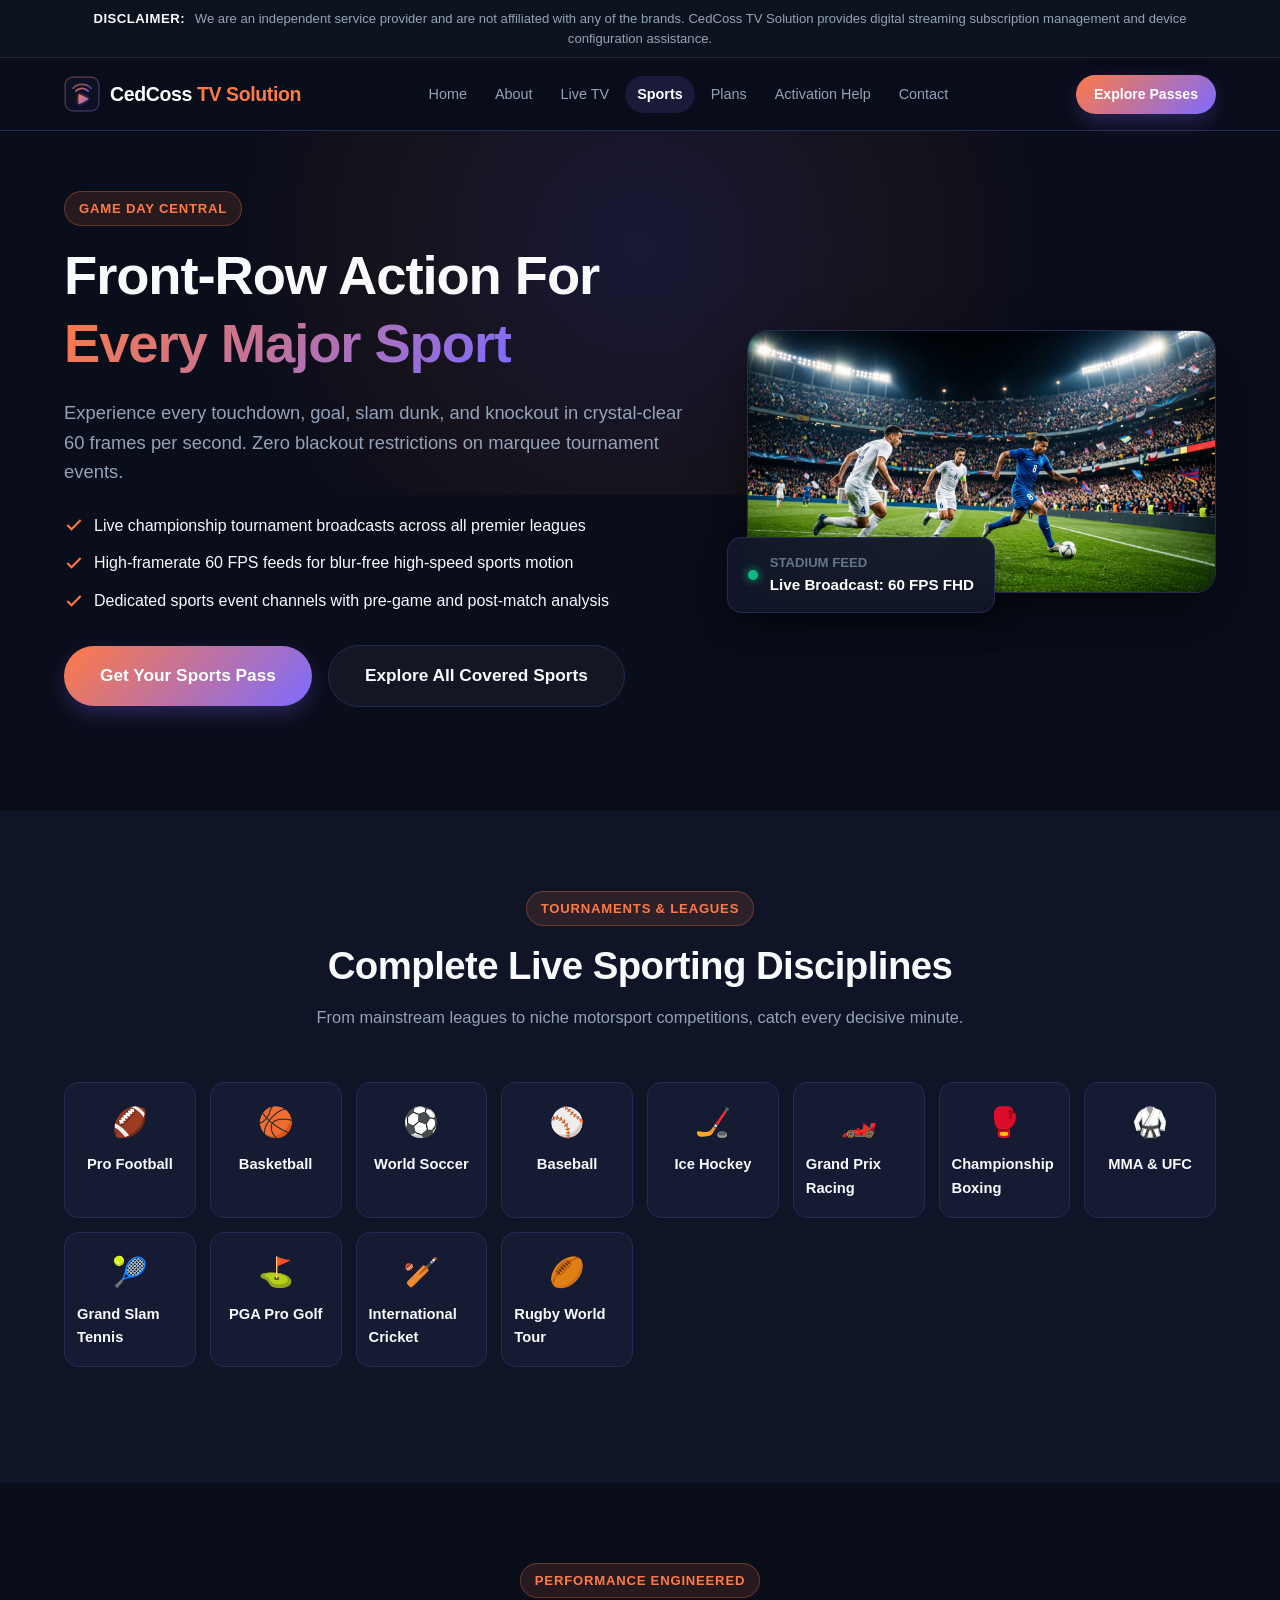
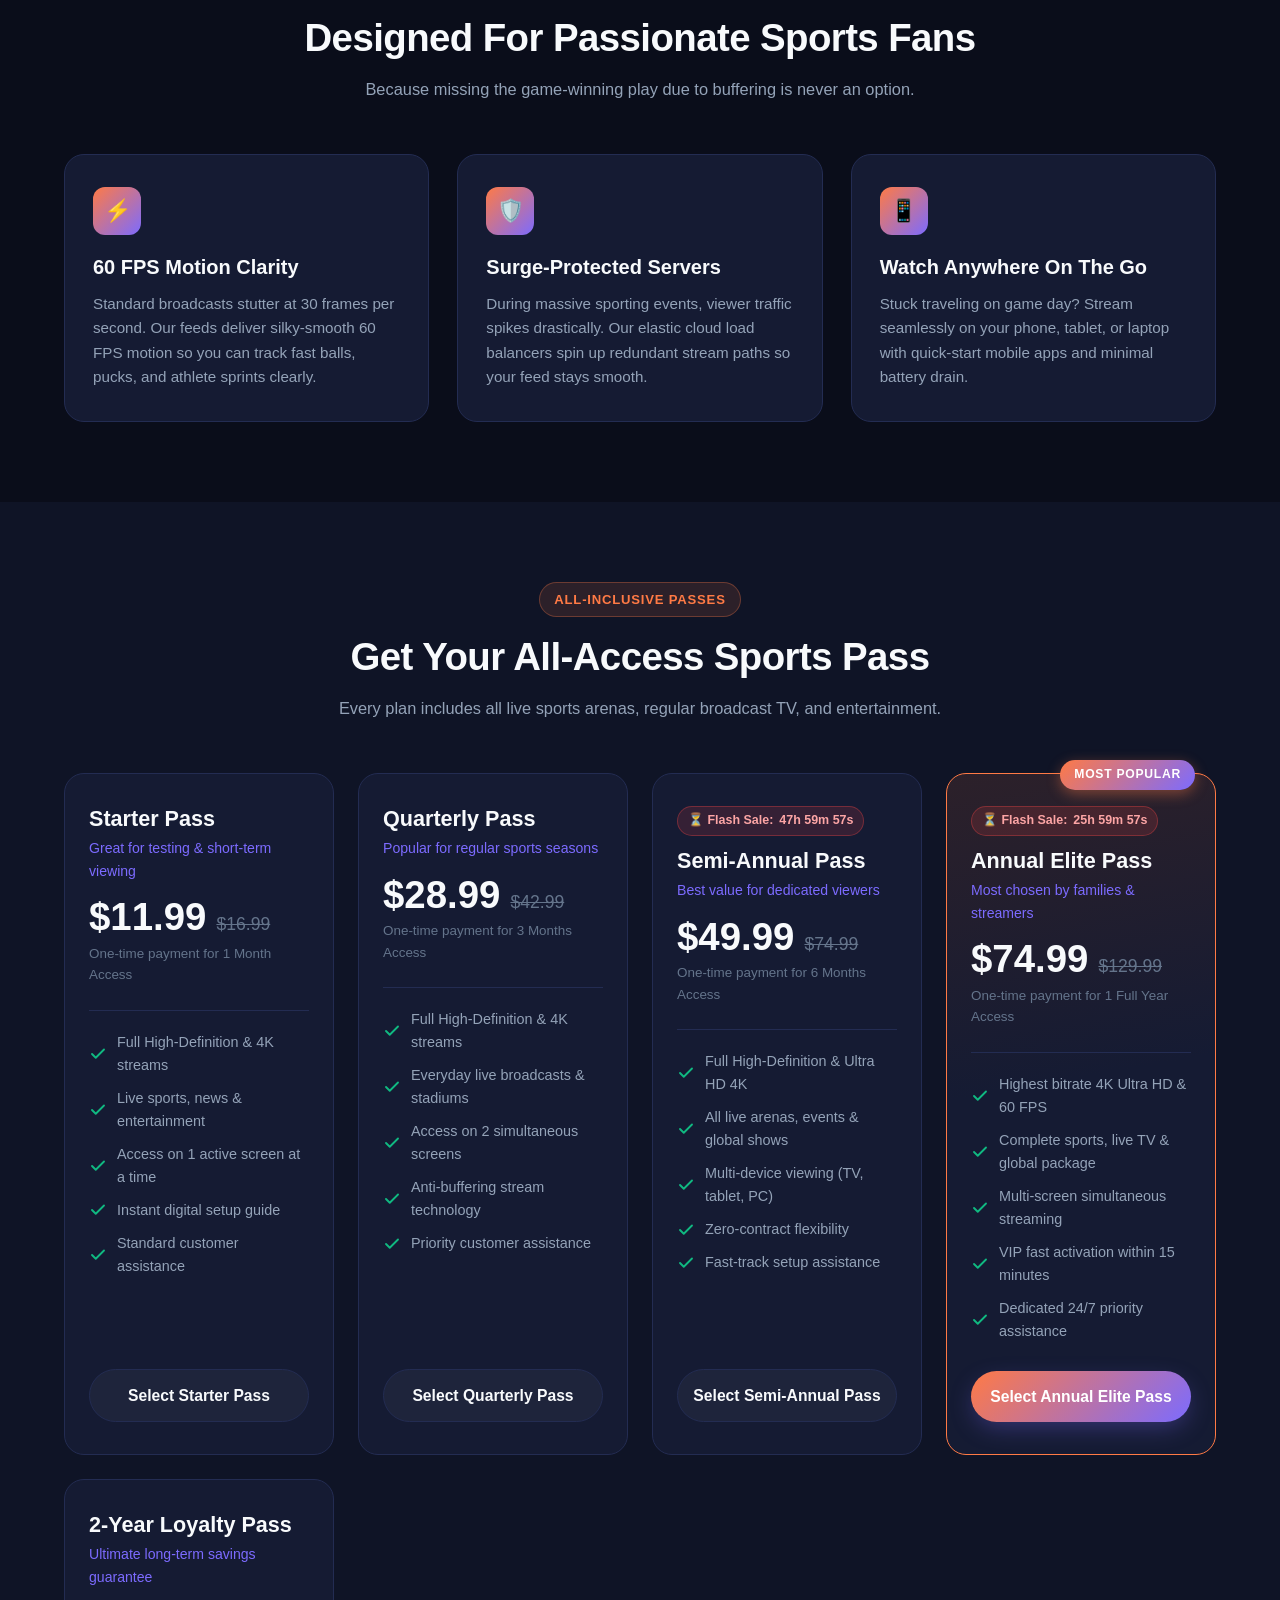
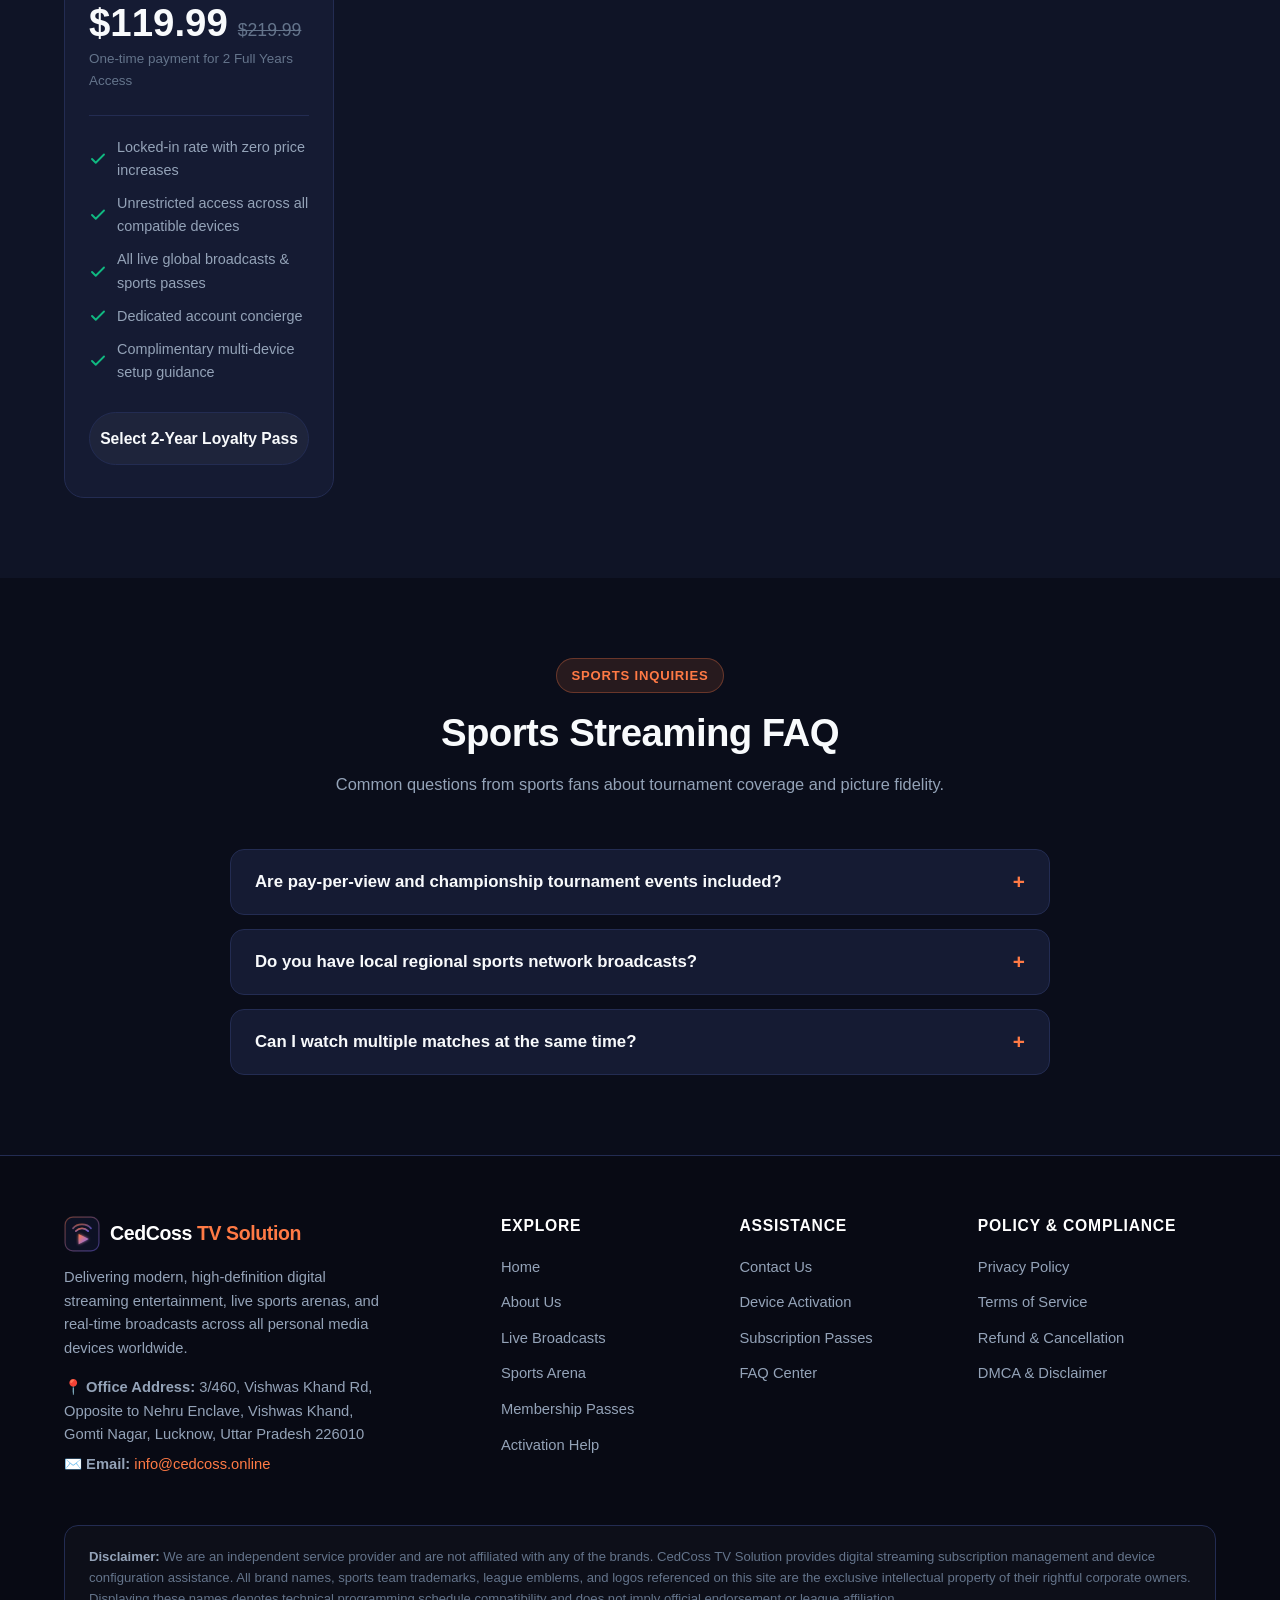
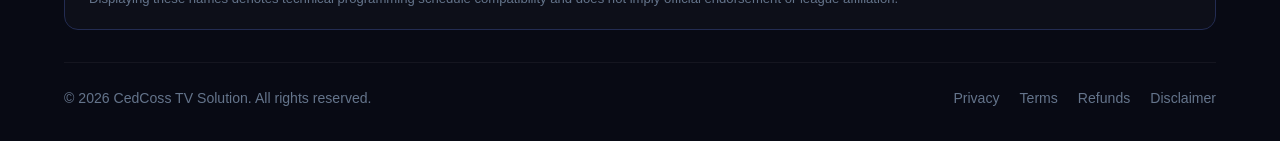
<file: sports-hub.html>
<!DOCTYPE html>
<html lang="en">
<head>
  <meta charset="UTF-8">
  <meta name="viewport" content="width=device-width, initial-scale=1.0">
  <title>Live Sports Hub & Stadium Passes | CedCoss TV Solution</title>
  <meta name="description" content="Never miss game day. Stream live football, basketball, championship soccer, baseball, hockey, combat sports, and motorsports in ultra-smooth 60 FPS 4K.">
  <meta name="keywords" content="live sports streaming, stadium pass, football online, basketball tournament, championship soccer, mma fight night">
  
  <!-- Favicon -->
  <link rel="icon" href="assets/icons/favicon.svg" type="image/svg+xml">

  <!-- Core Stylesheets -->
  <link rel="stylesheet" href="assets/css/main.css">
  <link rel="stylesheet" href="assets/css/pages.css">
</head>
<body>

  <!-- Top Independent Disclaimer Bar -->
  <div class="disclaimer-strip">
    <div class="container">
      <strong>Disclaimer:</strong> We are an independent service provider and are not affiliated with any of the brands. CedCoss TV Solution provides digital streaming subscription management and device configuration assistance.
    </div>
  </div>

  <!-- Header & Navigation -->
  <header class="site-header">
    <div class="container header-container">
      <a href="index.html" class="brand-link">
        <img src="assets/icons/favicon.svg" alt="CedCoss TV Solution Logo" class="brand-logo">
        <span>CedCoss <span style="color: var(--accent-orange);">TV Solution</span></span>
      </a>

      <nav class="nav-menu">
        <a href="index.html" class="nav-link">Home</a>
        <a href="about.html" class="nav-link">About</a>
        <a href="broadcast-tv.html" class="nav-link">Live TV</a>
        <a href="sports-hub.html" class="nav-link active">Sports</a>
        <a href="pricing-plans.html" class="nav-link">Plans</a>
        <a href="activationhelp.html" class="nav-link">Activation Help</a>
        <a href="contact.html" class="nav-link">Contact</a>
      </nav>

      <div class="header-actions">
        <a href="pricing-plans.html" class="btn btn-primary btn-sm">Explore Passes</a>
        <button class="mobile-toggle" aria-label="Toggle navigation menu" aria-expanded="false">
          <span></span>
          <span></span>
          <span></span>
        </button>
      </div>
    </div>
  </header>

  <!-- Sports Hero Section -->
  <section class="hero">
    <div class="container hero-grid">
      <div class="hero-copy">
        <div class="section-tag">Game Day Central</div>
        <h1>Front-Row Action For <span class="hero-highlight">Every Major Sport</span></h1>
        <p class="hero-subtitle">
          Experience every touchdown, goal, slam dunk, and knockout in crystal-clear 60 frames per second. Zero blackout restrictions on marquee tournament events.
        </p>

        <ul class="hero-checklist">
          <li>
            <svg width="20" height="20" viewBox="0 0 24 24" fill="none" stroke="currentColor" stroke-width="2.5"><polyline points="20 6 9 17 4 12"></polyline></svg>
            <span>Live championship tournament broadcasts across all premier leagues</span>
          </li>
          <li>
            <svg width="20" height="20" viewBox="0 0 24 24" fill="none" stroke="currentColor" stroke-width="2.5"><polyline points="20 6 9 17 4 12"></polyline></svg>
            <span>High-framerate 60 FPS feeds for blur-free high-speed sports motion</span>
          </li>
          <li>
            <svg width="20" height="20" viewBox="0 0 24 24" fill="none" stroke="currentColor" stroke-width="2.5"><polyline points="20 6 9 17 4 12"></polyline></svg>
            <span>Dedicated sports event channels with pre-game and post-match analysis</span>
          </li>
        </ul>

        <div class="hero-cta-group">
          <a href="#plans" class="btn btn-primary btn-lg">Get Your Sports Pass</a>
          <a href="#sports-list" class="btn btn-outline btn-lg">Explore All Covered Sports</a>
        </div>
      </div>

      <div class="hero-art">
        <img src="assets/images/sports-hero.jpg" alt="Thrilling live sports stadium match in high-definition broadcast" class="hero-art-img">
        <div class="hero-floating-card">
          <div class="pulse-dot"></div>
          <div>
            <div style="font-size: 0.82rem; color: var(--text-dim); text-transform: uppercase; font-weight: 700;">Stadium Feed</div>
            <div style="font-size: 0.95rem; font-weight: 600; color: #fff;">Live Broadcast: 60 FPS FHD</div>
          </div>
        </div>
      </div>
    </div>
  </section>

  <!-- Sports Category Matrix -->
  <section class="section section-alt" id="sports-list">
    <div class="container">
      <div class="section-header">
        <div class="section-tag">Tournaments & Leagues</div>
        <h2>Complete Live Sporting Disciplines</h2>
        <p>From mainstream leagues to niche motorsport competitions, catch every decisive minute.</p>
      </div>

      <div class="sports-chips-grid">
        <div class="sport-chip">
          <span class="sport-emoji">🏈</span>
          <span>Pro Football</span>
        </div>
        <div class="sport-chip">
          <span class="sport-emoji">🏀</span>
          <span>Basketball</span>
        </div>
        <div class="sport-chip">
          <span class="sport-emoji">⚽</span>
          <span>World Soccer</span>
        </div>
        <div class="sport-chip">
          <span class="sport-emoji">⚾</span>
          <span>Baseball</span>
        </div>
        <div class="sport-chip">
          <span class="sport-emoji">🏒</span>
          <span>Ice Hockey</span>
        </div>
        <div class="sport-chip">
          <span class="sport-emoji">🏎️</span>
          <span>Grand Prix Racing</span>
        </div>
        <div class="sport-chip">
          <span class="sport-emoji">🥊</span>
          <span>Championship Boxing</span>
        </div>
        <div class="sport-chip">
          <span class="sport-emoji">🥋</span>
          <span>MMA & UFC</span>
        </div>
        <div class="sport-chip">
          <span class="sport-emoji">🎾</span>
          <span>Grand Slam Tennis</span>
        </div>
        <div class="sport-chip">
          <span class="sport-emoji">⛳</span>
          <span>PGA Pro Golf</span>
        </div>
        <div class="sport-chip">
          <span class="sport-emoji">🏏</span>
          <span>International Cricket</span>
        </div>
        <div class="sport-chip">
          <span class="sport-emoji">🏉</span>
          <span>Rugby World Tour</span>
        </div>
      </div>
    </div>
  </section>

  <!-- Sports Technology Features -->
  <section class="section">
    <div class="container">
      <div class="section-header">
        <div class="section-tag">Performance Engineered</div>
        <h2>Designed For Passionate Sports Fans</h2>
        <p>Because missing the game-winning play due to buffering is never an option.</p>
      </div>

      <div class="features-grid">
        <div class="feature-box">
          <div class="feature-icon-badge">⚡</div>
          <h3>60 FPS Motion Clarity</h3>
          <p>Standard broadcasts stutter at 30 frames per second. Our feeds deliver silky-smooth 60 FPS motion so you can track fast balls, pucks, and athlete sprints clearly.</p>
        </div>

        <div class="feature-box">
          <div class="feature-icon-badge">🛡️</div>
          <h3>Surge-Protected Servers</h3>
          <p>During massive sporting events, viewer traffic spikes drastically. Our elastic cloud load balancers spin up redundant stream paths so your feed stays smooth.</p>
        </div>

        <div class="feature-box">
          <div class="feature-icon-badge">📱</div>
          <h3>Watch Anywhere On The Go</h3>
          <p>Stuck traveling on game day? Stream seamlessly on your phone, tablet, or laptop with quick-start mobile apps and minimal battery drain.</p>
        </div>
      </div>
    </div>
  </section>

  <!-- Pricing Plans -->
  <section class="section section-alt" id="plans">
    <div class="container">
      <div class="section-header">
        <div class="section-tag">All-Inclusive Passes</div>
        <h2>Get Your All-Access Sports Pass</h2>
        <p>Every plan includes all live sports arenas, regular broadcast TV, and entertainment.</p>
      </div>

      <div class="plans-grid" id="plansGrid">
        <p class="text-center" style="grid-column: 1/-1;">Loading sports streaming passes...</p>
      </div>
    </div>
  </section>

  <!-- Sports FAQ -->
  <section class="section">
    <div class="container">
      <div class="section-header">
        <div class="section-tag">Sports Inquiries</div>
        <h2>Sports Streaming FAQ</h2>
        <p>Common questions from sports fans about tournament coverage and picture fidelity.</p>
      </div>

      <div class="faq-container">
        <div class="faq-item">
          <button class="faq-question" aria-expanded="false">
            <span>Are pay-per-view and championship tournament events included?</span>
            <span class="faq-icon-toggle">+</span>
          </button>
          <div class="faq-answer">
            <p>Yes. CedCoss TV Solution passes include major combat fight nights, seasonal championship finals, and marquee tournament event channels at no extra cost.</p>
          </div>
        </div>

        <div class="faq-item">
          <button class="faq-question" aria-expanded="false">
            <span>Do you have local regional sports network broadcasts?</span>
            <span class="faq-icon-toggle">+</span>
          </button>
          <div class="faq-answer">
            <p>Yes, our lineup features both major national networks and regional sports networks, enabling you to follow your local home team throughout their regular season.</p>
          </div>
        </div>

        <div class="faq-item">
          <button class="faq-question" aria-expanded="false">
            <span>Can I watch multiple matches at the same time?</span>
            <span class="faq-icon-toggle">+</span>
          </button>
          <div class="faq-answer">
            <p>On plans that enable multiple simultaneous connections (such as our Quarterly, Semi-Annual, and Annual passes), you can stream different matches across separate screens simultaneously in your home.</p>
          </div>
        </div>
      </div>
    </div>
  </section>

  <!-- Footer -->
  <footer class="site-footer">
    <div class="container">
      <div class="footer-grid">
        <div class="footer-brand">
          <a href="index.html" class="brand-link">
            <img src="assets/icons/favicon.svg" alt="CedCoss TV Solution Logo" class="brand-logo">
            <span>CedCoss <span style="color: var(--accent-orange);">TV Solution</span></span>
          </a>
          <p>
            Delivering modern, high-definition digital streaming entertainment, live sports arenas, and real-time broadcasts across all personal media devices worldwide.
          </p>
          <div style="margin-top: 1rem; font-size: 0.85rem; color: var(--text-secondary); line-height: 1.6;">
            <p><strong>📍 Office Address:</strong> 3/460, Vishwas Khand Rd, Opposite to Nehru Enclave, Vishwas Khand, Gomti Nagar, Lucknow, Uttar Pradesh 226010</p>
            <p style="margin-top: 0.4rem;"><strong>✉️ Email:</strong> <a href="mailto:info@cedcoss.online" style="color: var(--accent-orange);">info@cedcoss.online</a></p>
          </div>
        </div>

        <div class="footer-col">
          <h4>Explore</h4>
          <ul>
            <li><a href="index.html">Home</a></li>
            <li><a href="about.html">About Us</a></li>
            <li><a href="broadcast-tv.html">Live Broadcasts</a></li>
            <li><a href="sports-hub.html">Sports Arena</a></li>
            <li><a href="pricing-plans.html">Membership Passes</a></li>
            <li><a href="activationhelp.html">Activation Help</a></li>
          </ul>
        </div>

        <div class="footer-col">
          <h4>Assistance</h4>
          <ul>
            <li><a href="contact.html">Contact Us</a></li>
            <li><a href="activationhelp.html">Device Activation</a></li>
            <li><a href="pricing-plans.html">Subscription Passes</a></li>
            <li><a href="contact.html#faq">FAQ Center</a></li>
          </ul>
        </div>

        <div class="footer-col">
          <h4>Policy & Compliance</h4>
          <ul>
            <li><a href="privacy.html">Privacy Policy</a></li>
            <li><a href="terms.html">Terms of Service</a></li>
            <li><a href="refund-policy.html">Refund & Cancellation</a></li>
            <li><a href="disclaimer.html">DMCA & Disclaimer</a></li>
          </ul>
        </div>
      </div>

      <div class="footer-disclaimer-box">
        <strong>Disclaimer:</strong> We are an independent service provider and are not affiliated with any of the brands. CedCoss TV Solution provides digital streaming subscription management and device configuration assistance. All brand names, sports team trademarks, league emblems, and logos referenced on this site are the exclusive intellectual property of their rightful corporate owners. Displaying these names denotes technical programming schedule compatibility and does not imply official endorsement or league affiliation.
      </div>

      <div class="footer-bottom">
        <div>
          &copy; <span class="dynamic-year"></span> CedCoss TV Solution. All rights reserved.
        </div>
        <div class="footer-legal-links">
          <a href="privacy.html">Privacy</a>
          <a href="terms.html">Terms</a>
          <a href="refund-policy.html">Refunds</a>
          <a href="disclaimer.html">Disclaimer</a>
        </div>
      </div>
    </div>
  </footer>

  <script src="assets/js/plans-data.js"></script>
  <script src="assets/js/app.js"></script>
</body>
</html>
</file>
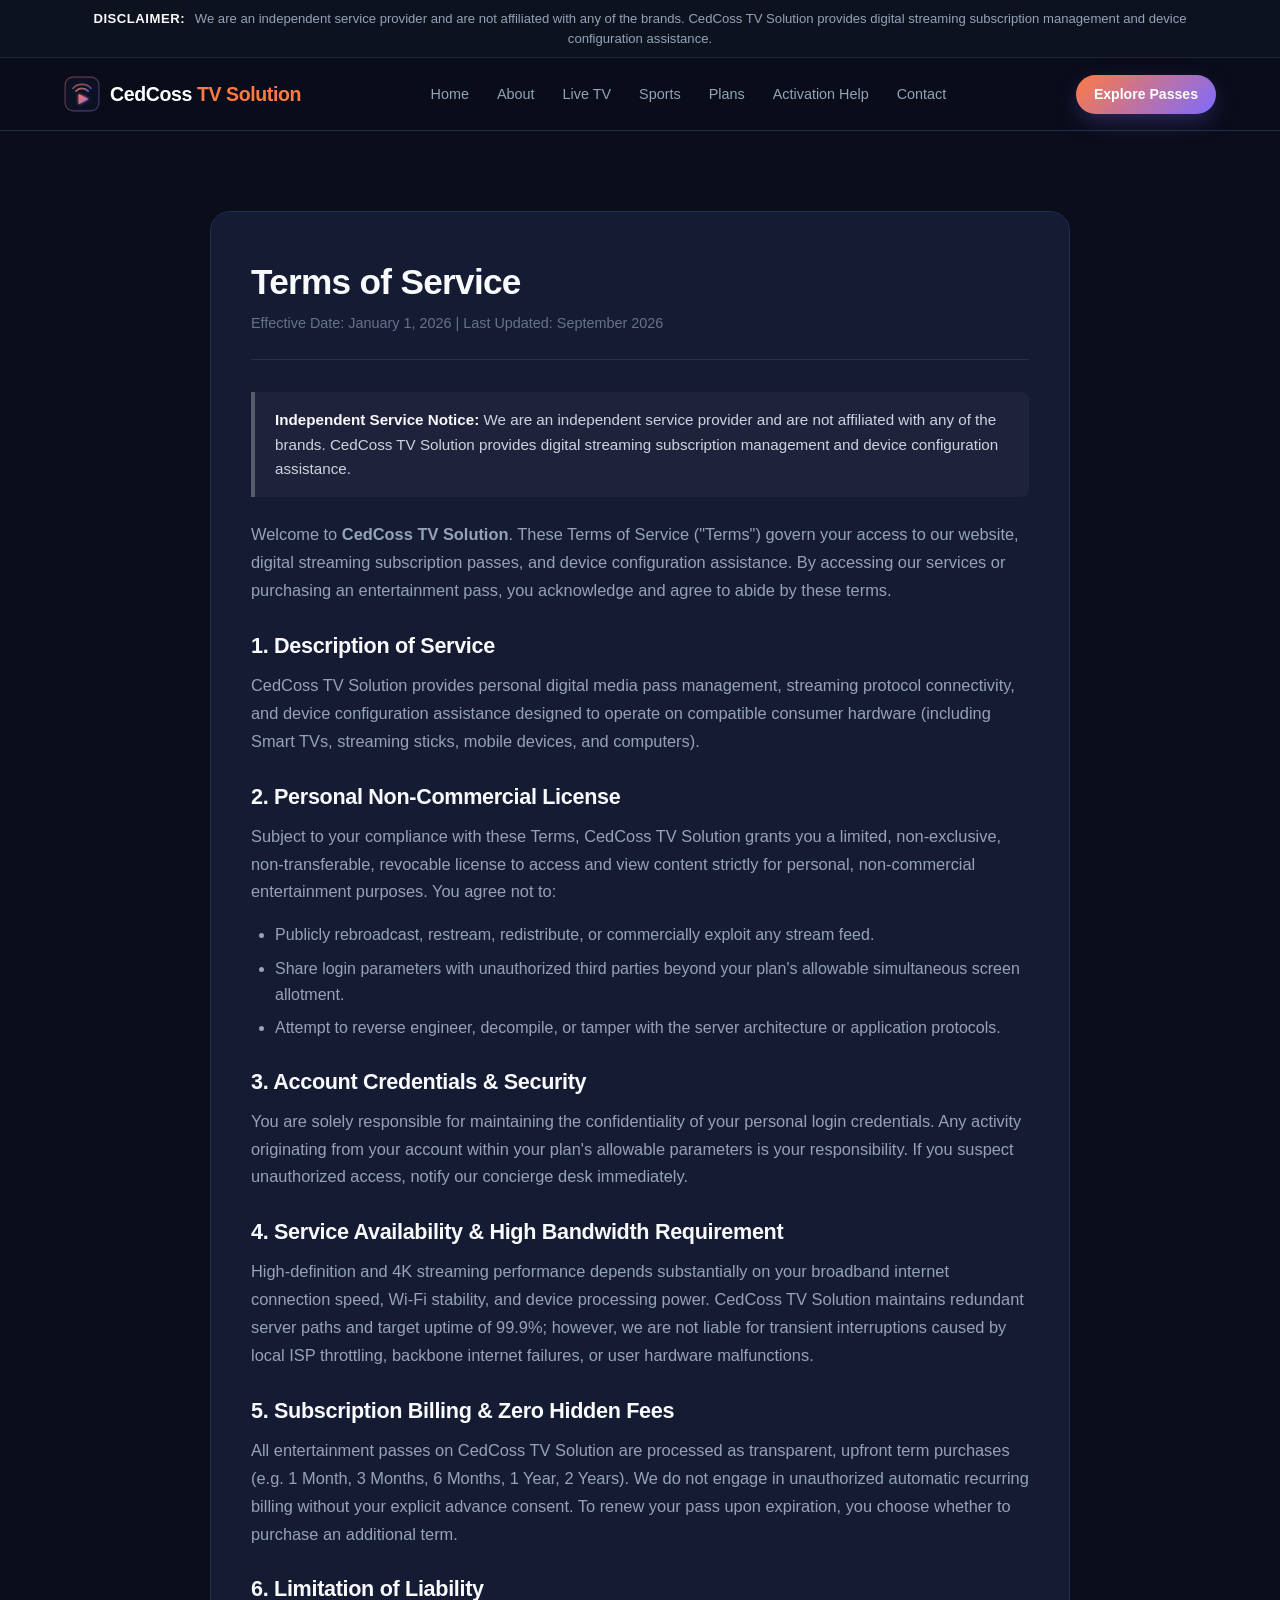
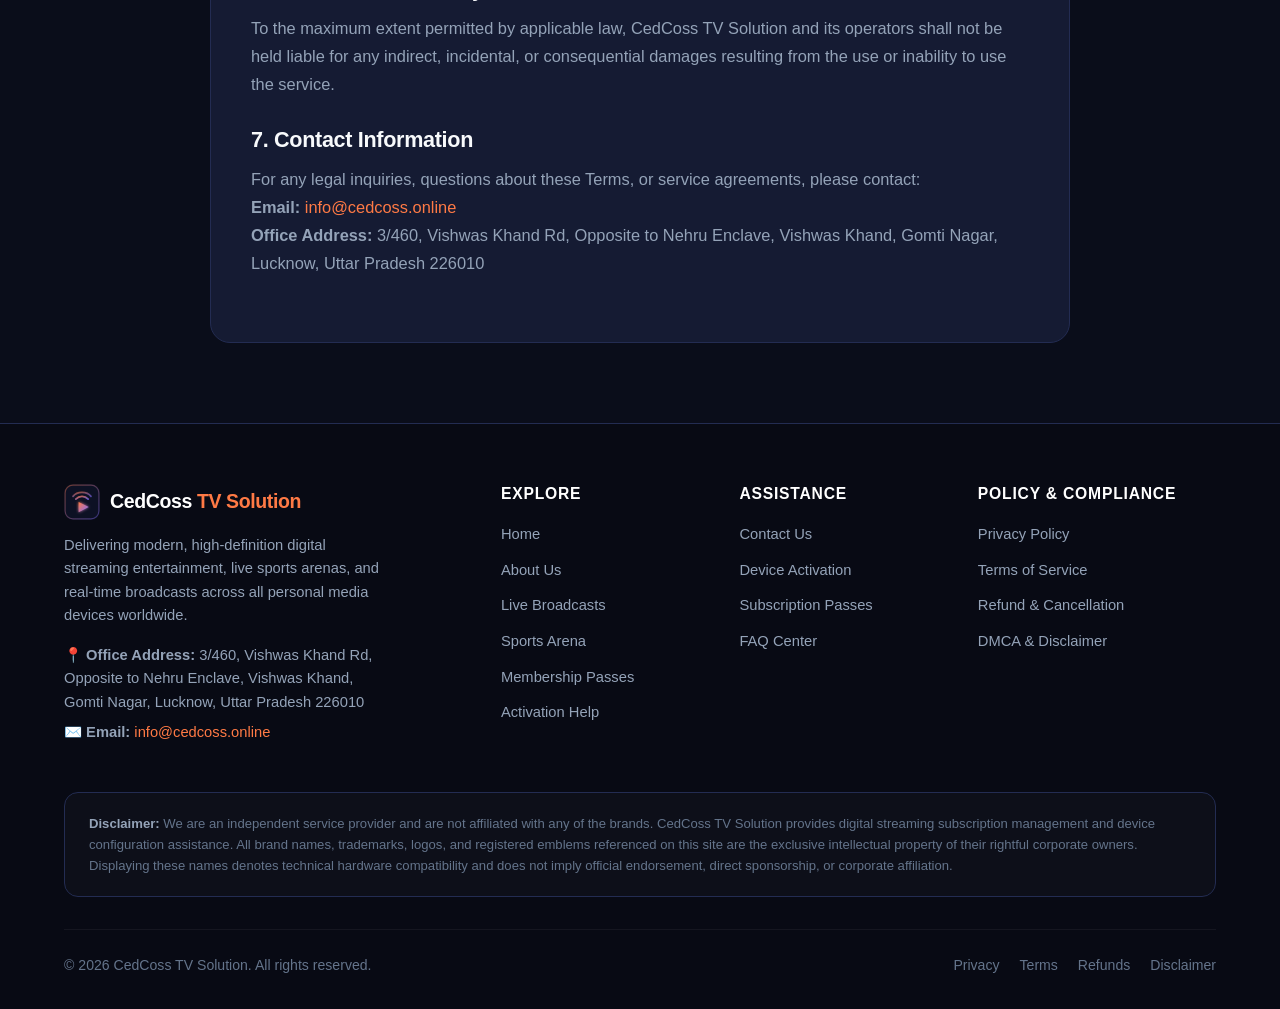
<file: terms.html>
<!DOCTYPE html>
<html lang="en">
<head>
  <meta charset="UTF-8">
  <meta name="viewport" content="width=device-width, initial-scale=1.0">
  <title>Terms of Service | CedCoss TV Solution</title>
  <meta name="description" content="Review the Terms of Service governing access and usage of CedCoss TV Solution digital streaming subscription passes.">
  
  <!-- Favicon -->
  <link rel="icon" href="assets/icons/favicon.svg" type="image/svg+xml">

  <!-- Core Stylesheets -->
  <link rel="stylesheet" href="assets/css/main.css">
  <link rel="stylesheet" href="assets/css/pages.css">
</head>
<body>

  <!-- Top Independent Disclaimer Bar -->
  <div class="disclaimer-strip">
    <div class="container">
      <strong>Disclaimer:</strong> We are an independent service provider and are not affiliated with any of the brands. CedCoss TV Solution provides digital streaming subscription management and device configuration assistance.
    </div>
  </div>

  <!-- Header & Navigation -->
  <header class="site-header">
    <div class="container header-container">
      <a href="index.html" class="brand-link">
        <img src="assets/icons/favicon.svg" alt="CedCoss TV Solution Logo" class="brand-logo">
        <span>CedCoss <span style="color: var(--accent-orange);">TV Solution</span></span>
      </a>

      <nav class="nav-menu">
        <a href="index.html" class="nav-link">Home</a>
        <a href="about.html" class="nav-link">About</a>
        <a href="broadcast-tv.html" class="nav-link">Live TV</a>
        <a href="sports-hub.html" class="nav-link">Sports</a>
        <a href="pricing-plans.html" class="nav-link">Plans</a>
        <a href="activationhelp.html" class="nav-link">Activation Help</a>
        <a href="contact.html" class="nav-link">Contact</a>
      </nav>

      <div class="header-actions">
        <a href="pricing-plans.html" class="btn btn-primary btn-sm">Explore Passes</a>
        <button class="mobile-toggle" aria-label="Toggle navigation menu" aria-expanded="false">
          <span></span>
          <span></span>
          <span></span>
        </button>
      </div>
    </div>
  </header>

  <!-- Legal Document Body -->
  <main class="section">
    <div class="container">
      <div class="legal-wrapper">
        <div class="legal-header">
          <h1>Terms of Service</h1>
          <p>Effective Date: January 1, 2026 | Last Updated: September 2026</p>
        </div>

        <div class="legal-body">
          <div class="legal-alert" style="border-left-color: rgba(255, 255, 255, 0.25); background: rgba(255, 255, 255, 0.04); color: #cbd5e1;">
            <strong style="color: #f8fafc;">Independent Service Notice:</strong> We are an independent service provider and are not affiliated with any of the brands. CedCoss TV Solution provides digital streaming subscription management and device configuration assistance.
          </div>

          <p>
            Welcome to <strong>CedCoss TV Solution</strong>. These Terms of Service ("Terms") govern your access to our website, digital streaming subscription passes, and device configuration assistance. By accessing our services or purchasing an entertainment pass, you acknowledge and agree to abide by these terms.
          </p>

          <h2>1. Description of Service</h2>
          <p>
            CedCoss TV Solution provides personal digital media pass management, streaming protocol connectivity, and device configuration assistance designed to operate on compatible consumer hardware (including Smart TVs, streaming sticks, mobile devices, and computers).
          </p>

          <h2>2. Personal Non-Commercial License</h2>
          <p>
            Subject to your compliance with these Terms, CedCoss TV Solution grants you a limited, non-exclusive, non-transferable, revocable license to access and view content strictly for personal, non-commercial entertainment purposes. You agree not to:
          </p>
          <ul>
            <li>Publicly rebroadcast, restream, redistribute, or commercially exploit any stream feed.</li>
            <li>Share login parameters with unauthorized third parties beyond your plan's allowable simultaneous screen allotment.</li>
            <li>Attempt to reverse engineer, decompile, or tamper with the server architecture or application protocols.</li>
          </ul>

          <h2>3. Account Credentials & Security</h2>
          <p>
            You are solely responsible for maintaining the confidentiality of your personal login credentials. Any activity originating from your account within your plan's allowable parameters is your responsibility. If you suspect unauthorized access, notify our concierge desk immediately.
          </p>

          <h2>4. Service Availability & High Bandwidth Requirement</h2>
          <p>
            High-definition and 4K streaming performance depends substantially on your broadband internet connection speed, Wi-Fi stability, and device processing power. CedCoss TV Solution maintains redundant server paths and target uptime of 99.9%; however, we are not liable for transient interruptions caused by local ISP throttling, backbone internet failures, or user hardware malfunctions.
          </p>

          <h2>5. Subscription Billing & Zero Hidden Fees</h2>
          <p>
            All entertainment passes on CedCoss TV Solution are processed as transparent, upfront term purchases (e.g. 1 Month, 3 Months, 6 Months, 1 Year, 2 Years). We do not engage in unauthorized automatic recurring billing without your explicit advance consent. To renew your pass upon expiration, you choose whether to purchase an additional term.
          </p>

          <h2>6. Limitation of Liability</h2>
          <p>
            To the maximum extent permitted by applicable law, CedCoss TV Solution and its operators shall not be held liable for any indirect, incidental, or consequential damages resulting from the use or inability to use the service.
          </p>

          <h2>7. Contact Information</h2>
          <p>
            For any legal inquiries, questions about these Terms, or service agreements, please contact:
            <br>
            <strong>Email:</strong> <a href="mailto:info@cedcoss.online" style="color: var(--accent-orange);">info@cedcoss.online</a>
            <br>
            <strong>Office Address:</strong> 3/460, Vishwas Khand Rd, Opposite to Nehru Enclave, Vishwas Khand, Gomti Nagar, Lucknow, Uttar Pradesh 226010
          </p>
        </div>
      </div>
    </div>
  </main>

  <!-- Footer -->
  <footer class="site-footer">
    <div class="container">
      <div class="footer-grid">
        <div class="footer-brand">
          <a href="index.html" class="brand-link">
            <img src="assets/icons/favicon.svg" alt="CedCoss TV Solution Logo" class="brand-logo">
            <span>CedCoss <span style="color: var(--accent-orange);">TV Solution</span></span>
          </a>
          <p>
            Delivering modern, high-definition digital streaming entertainment, live sports arenas, and real-time broadcasts across all personal media devices worldwide.
          </p>
          <div style="margin-top: 1rem; font-size: 0.85rem; color: var(--text-secondary); line-height: 1.6;">
            <p><strong>📍 Office Address:</strong> 3/460, Vishwas Khand Rd, Opposite to Nehru Enclave, Vishwas Khand, Gomti Nagar, Lucknow, Uttar Pradesh 226010</p>
            <p style="margin-top: 0.4rem;"><strong>✉️ Email:</strong> <a href="mailto:info@cedcoss.online" style="color: var(--accent-orange);">info@cedcoss.online</a></p>
          </div>
        </div>

        <div class="footer-col">
          <h4>Explore</h4>
          <ul>
            <li><a href="index.html">Home</a></li>
            <li><a href="about.html">About Us</a></li>
            <li><a href="broadcast-tv.html">Live Broadcasts</a></li>
            <li><a href="sports-hub.html">Sports Arena</a></li>
            <li><a href="pricing-plans.html">Membership Passes</a></li>
            <li><a href="activationhelp.html">Activation Help</a></li>
          </ul>
        </div>

        <div class="footer-col">
          <h4>Assistance</h4>
          <ul>
            <li><a href="contact.html">Contact Us</a></li>
            <li><a href="activationhelp.html">Device Activation</a></li>
            <li><a href="pricing-plans.html">Subscription Passes</a></li>
            <li><a href="contact.html#faq">FAQ Center</a></li>
          </ul>
        </div>

        <div class="footer-col">
          <h4>Policy & Compliance</h4>
          <ul>
            <li><a href="privacy.html">Privacy Policy</a></li>
            <li><a href="terms.html">Terms of Service</a></li>
            <li><a href="refund-policy.html">Refund & Cancellation</a></li>
            <li><a href="disclaimer.html">DMCA & Disclaimer</a></li>
          </ul>
        </div>
      </div>

      <div class="footer-disclaimer-box">
        <strong>Disclaimer:</strong> We are an independent service provider and are not affiliated with any of the brands. CedCoss TV Solution provides digital streaming subscription management and device configuration assistance. All brand names, trademarks, logos, and registered emblems referenced on this site are the exclusive intellectual property of their rightful corporate owners. Displaying these names denotes technical hardware compatibility and does not imply official endorsement, direct sponsorship, or corporate affiliation.
      </div>

      <div class="footer-bottom">
        <div>
          &copy; <span class="dynamic-year"></span> CedCoss TV Solution. All rights reserved.
        </div>
        <div class="footer-legal-links">
          <a href="privacy.html">Privacy</a>
          <a href="terms.html">Terms</a>
          <a href="refund-policy.html">Refunds</a>
          <a href="disclaimer.html">Disclaimer</a>
        </div>
      </div>
    </div>
  </footer>

  <script src="assets/js/app.js"></script>
</body>
</html>
</file>
<file: assets/css/main.css>
/* ==========================================================================
   CedCoss TV Solution - Core Styling & Design System
   Modern, sober, high-performance dark theme
   ========================================================================== */

:root {
  --bg: #0a0d1a;
  --bg-alt: #0f1426;
  --card: #151b33;
  --card-hover: #1c2444;
  --card-border: #232c52;
  --card-border-light: rgba(255, 255, 255, 0.08);
  
  --text-main: #f8fafc;
  --text-muted: #94a3b8;
  --text-dim: #64748b;
  
  --accent-orange: #ff7a45;
  --accent-purple: #7c6bff;
  --accent-cyan: #06b6d4;
  --accent-green: #10b981;
  --accent-gold: #f59e0b;
  --accent-red: #ef4444;
  
  --gradient-brand: linear-gradient(135deg, var(--accent-orange) 0%, var(--accent-purple) 100%);
  --gradient-glow: radial-gradient(circle at center, rgba(124, 107, 255, 0.15) 0%, transparent 70%);
  
  --radius-sm: 8px;
  --radius-md: 14px;
  --radius-lg: 20px;
  --radius-pill: 9999px;
  
  --shadow-card: 0 12px 32px -4px rgba(0, 0, 0, 0.45);
  --shadow-hover: 0 20px 40px -8px rgba(0, 0, 0, 0.6);
  --shadow-brand: 0 8px 24px -4px rgba(124, 107, 255, 0.35);

  --font-sans: -apple-system, BlinkMacSystemFont, "Segoe UI", Roboto, "Helvetica Neue", Arial, sans-serif;
  color-scheme: dark;
}

*, *::before, *::after {
  box-sizing: border-box;
  margin: 0;
  padding: 0;
}

html {
  scroll-behavior: smooth;
  font-size: 16px;
}

body {
  background-color: var(--bg);
  color: var(--text-main);
  font-family: var(--font-sans);
  line-height: 1.6;
  -webkit-font-smoothing: antialiased;
  -moz-osx-font-smoothing: grayscale;
  overflow-x: hidden;
  display: flex;
  flex-direction: column;
  min-height: 100vh;
}

/* Typography Helpers */
h1, h2, h3, h4, h5, h6 {
  color: var(--text-main);
  font-weight: 700;
  line-height: 1.25;
}

h1 { font-size: clamp(2.2rem, 5vw, 3.4rem); letter-spacing: -0.02em; }
h2 { font-size: clamp(1.8rem, 3.5vw, 2.4rem); letter-spacing: -0.015em; }
h3 { font-size: 1.35rem; }
h4 { font-size: 1.15rem; }

p {
  color: var(--text-muted);
  font-size: 1.025rem;
}

a {
  color: inherit;
  text-decoration: none;
  transition: color 0.2s ease, opacity 0.2s ease;
}

img {
  max-width: 100%;
  height: auto;
  display: block;
}

/* Layout Utilities */
.container {
  width: 100%;
  max-width: 1200px;
  margin: 0 auto;
  padding: 0 24px;
}

.section {
  padding: 80px 0;
  position: relative;
}

.section-alt {
  background-color: var(--bg-alt);
}

.text-center { text-align: center; }

.section-header {
  text-align: center;
  max-width: 720px;
  margin: 0 auto 52px;
}

.section-header h2 {
  margin-bottom: 14px;
}

.section-tag {
  display: inline-flex;
  align-items: center;
  gap: 6px;
  padding: 6px 14px;
  border-radius: var(--radius-pill);
  font-size: 0.82rem;
  font-weight: 700;
  text-transform: uppercase;
  letter-spacing: 0.06em;
  background: rgba(255, 122, 69, 0.12);
  color: var(--accent-orange);
  border: 1px solid rgba(255, 122, 69, 0.3);
  margin-bottom: 16px;
}

/* Buttons */
.btn {
  display: inline-flex;
  align-items: center;
  justify-content: center;
  gap: 8px;
  padding: 13px 28px;
  border-radius: var(--radius-pill);
  font-size: 0.98rem;
  font-weight: 600;
  cursor: pointer;
  border: none;
  transition: all 0.22s cubic-bezier(0.16, 1, 0.3, 1);
  text-align: center;
  white-space: nowrap;
}

.btn:hover {
  transform: translateY(-2px);
}

.btn:active {
  transform: translateY(0);
}

.btn-primary {
  background: var(--gradient-brand);
  color: #ffffff;
  box-shadow: var(--shadow-brand);
}

.btn-primary:hover {
  box-shadow: 0 10px 28px -2px rgba(124, 107, 255, 0.5);
}

.btn-outline {
  background: rgba(255, 255, 255, 0.04);
  color: var(--text-main);
  border: 1px solid var(--card-border);
}

.btn-outline:hover {
  background: rgba(255, 255, 255, 0.08);
  border-color: var(--accent-purple);
  color: #fff;
}

.btn-ghost {
  background: transparent;
  color: var(--text-muted);
}

.btn-ghost:hover {
  color: var(--text-main);
}

.btn-block {
  width: 100%;
}

.btn-sm {
  padding: 8px 18px;
  font-size: 0.88rem;
}

.btn-lg {
  padding: 16px 36px;
  font-size: 1.08rem;
}

/* Header & Nav */
.site-header {
  position: sticky;
  top: 0;
  z-index: 100;
  background: rgba(10, 13, 26, 0.88);
  backdrop-filter: blur(14px);
  -webkit-backdrop-filter: blur(14px);
  border-bottom: 1px solid var(--card-border);
  transition: all 0.2s ease;
}

.header-container {
  display: flex;
  align-items: center;
  justify-content: space-between;
  flex-wrap: nowrap;
  height: 72px;
  gap: 16px;
}

.brand-link {
  display: flex;
  align-items: center;
  gap: 10px;
  font-weight: 800;
  font-size: 1.22rem;
  letter-spacing: -0.02em;
  color: #ffffff;
  flex-shrink: 0;
  white-space: nowrap;
}

.brand-logo {
  width: 36px;
  height: 36px;
  object-fit: contain;
}

.nav-menu {
  display: flex;
  align-items: center;
  gap: 4px;
  list-style: none;
  flex-shrink: 1;
  white-space: nowrap;
}

.nav-link {
  padding: 7px 12px;
  border-radius: var(--radius-pill);
  font-size: 0.9rem;
  font-weight: 500;
  color: var(--text-muted);
  transition: all 0.2s ease;
  white-space: nowrap;
}

.nav-link:hover {
  color: var(--text-main);
  background: rgba(255, 255, 255, 0.05);
}

.nav-link.active {
  color: #ffffff;
  background: rgba(124, 107, 255, 0.15);
  font-weight: 600;
}

.header-actions {
  display: flex;
  align-items: center;
  gap: 10px;
  flex-shrink: 0;
  white-space: nowrap;
}

/* Mobile Toggle */
.mobile-toggle {
  display: none;
  background: transparent;
  border: 1px solid var(--card-border);
  border-radius: var(--radius-sm);
  width: 42px;
  height: 42px;
  cursor: pointer;
  color: var(--text-main);
  padding: 9px;
  align-items: center;
  justify-content: center;
}

.mobile-toggle span {
  display: block;
  width: 20px;
  height: 2px;
  background: currentColor;
  margin: 4px 0;
  transition: all 0.25s ease;
}

/* Top Disclaimer Bar */
.disclaimer-strip {
  background: #0d121f;
  border-bottom: 1px solid rgba(255, 255, 255, 0.08);
  color: #94a3b8;
  font-size: 0.82rem;
  padding: 9px 16px;
  text-align: center;
  font-weight: 400;
  line-height: 1.5;
}

.disclaimer-strip strong {
  color: #f8fafc;
  font-weight: 700;
  text-transform: uppercase;
  letter-spacing: 0.04em;
  margin-right: 6px;
}

/* Trust Bar / Banner */
.trust-strip {
  background: var(--bg-alt);
  border-bottom: 1px solid var(--card-border);
  padding: 12px 0;
  font-size: 0.85rem;
  color: var(--text-muted);
}

.trust-items {
  display: flex;
  align-items: center;
  justify-content: center;
  flex-wrap: wrap;
  gap: 24px 36px;
}

.trust-item {
  display: flex;
  align-items: center;
  gap: 8px;
}

.trust-item svg {
  color: var(--accent-green);
  flex-shrink: 0;
}

/* Footer */
.site-footer {
  background: #080a14;
  border-top: 1px solid var(--card-border);
  padding: 60px 0 32px;
  margin-top: auto;
}

.footer-grid {
  display: grid;
  grid-template-columns: 2fr 1fr 1fr 1.2fr;
  gap: 40px;
  margin-bottom: 48px;
}

.footer-brand p {
  margin-top: 14px;
  max-width: 320px;
  font-size: 0.92rem;
  line-height: 1.6;
}

.footer-col h4 {
  font-size: 0.98rem;
  text-transform: uppercase;
  letter-spacing: 0.05em;
  color: #fff;
  margin-bottom: 18px;
}

.footer-col ul {
  list-style: none;
}

.footer-col li {
  margin-bottom: 10px;
}

.footer-col a {
  color: var(--text-muted);
  font-size: 0.92rem;
}

.footer-col a:hover {
  color: #fff;
  text-decoration: underline;
}

.footer-disclaimer-box {
  background: rgba(255, 255, 255, 0.02);
  border: 1px solid var(--card-border);
  border-radius: var(--radius-md);
  padding: 20px 24px;
  margin-bottom: 32px;
  font-size: 0.82rem;
  color: var(--text-dim);
  line-height: 1.6;
}

.footer-disclaimer-box strong {
  color: var(--text-muted);
}

.footer-bottom {
  display: flex;
  align-items: center;
  justify-content: space-between;
  flex-wrap: wrap;
  gap: 16px;
  padding-top: 24px;
  border-top: 1px solid rgba(255, 255, 255, 0.05);
  font-size: 0.88rem;
  color: var(--text-dim);
}

.footer-legal-links {
  display: flex;
  gap: 20px;
}

.footer-legal-links a:hover {
  color: var(--text-muted);
}

/* Modal Overlay & Modal Window */
.modal-overlay {
  position: fixed;
  inset: 0;
  background: rgba(5, 7, 15, 0.8);
  backdrop-filter: blur(8px);
  -webkit-backdrop-filter: blur(8px);
  display: flex;
  align-items: center;
  justify-content: center;
  padding: 20px;
  z-index: 1000;
  opacity: 1;
  transition: opacity 0.25s ease;
}

.modal-overlay[hidden] {
  display: none;
  opacity: 0;
}

.modal-window {
  background: var(--bg-alt);
  border: 1px solid var(--card-border);
  box-shadow: 0 25px 60px -10px rgba(0, 0, 0, 0.8);
  border-radius: var(--radius-lg);
  width: 100%;
  max-width: 480px;
  padding: 36px 32px;
  position: relative;
  max-height: 92vh;
  overflow-y: auto;
  animation: modalPop 0.25s cubic-bezier(0.16, 1, 0.3, 1);
}

@keyframes modalPop {
  from { opacity: 0; transform: scale(0.95) translateY(10px); }
  to { opacity: 1; transform: scale(1) translateY(0); }
}

.modal-close-btn {
  position: absolute;
  top: 18px;
  right: 18px;
  width: 36px;
  height: 36px;
  border-radius: 50%;
  border: 1px solid var(--card-border);
  background: transparent;
  color: var(--text-muted);
  cursor: pointer;
  display: flex;
  align-items: center;
  justify-content: center;
  font-size: 20px;
  transition: all 0.2s ease;
}

.modal-close-btn:hover {
  background: rgba(255, 255, 255, 0.08);
  color: #fff;
}

.modal-plan-tag {
  display: inline-flex;
  align-items: center;
  gap: 8px;
  padding: 8px 16px;
  border-radius: var(--radius-md);
  background: rgba(124, 107, 255, 0.12);
  border: 1px solid rgba(124, 107, 255, 0.3);
  font-size: 0.92rem;
  font-weight: 600;
  color: #fff;
  margin: 14px 0 22px;
}

/* Forms */
.form-group {
  margin-bottom: 18px;
  text-align: left;
}

.form-label {
  display: block;
  font-size: 0.88rem;
  font-weight: 600;
  color: var(--text-main);
  margin-bottom: 6px;
}

.form-control {
  width: 100%;
  padding: 13px 16px;
  border-radius: var(--radius-sm);
  background: #080a14;
  border: 1px solid var(--card-border);
  color: var(--text-main);
  font-size: 0.95rem;
  font-family: inherit;
  transition: border-color 0.2s ease, box-shadow 0.2s ease;
}

.form-control:focus {
  outline: none;
  border-color: var(--accent-purple);
  box-shadow: 0 0 0 3px rgba(124, 107, 255, 0.2);
}

.form-help {
  font-size: 0.8rem;
  color: var(--text-dim);
  margin-top: 5px;
}

.form-error-alert {
  padding: 12px 16px;
  background: rgba(239, 68, 68, 0.12);
  border: 1px solid rgba(239, 68, 68, 0.3);
  border-radius: var(--radius-sm);
  color: #fca5a5;
  font-size: 0.88rem;
  margin-bottom: 16px;
}

.form-error-alert[hidden] {
  display: none;
}

.success-state {
  text-align: center;
  padding: 20px 0;
}

.success-icon {
  width: 64px;
  height: 64px;
  border-radius: 50%;
  background: rgba(16, 185, 129, 0.15);
  border: 2px solid var(--accent-green);
  color: var(--accent-green);
  display: flex;
  align-items: center;
  justify-content: center;
  font-size: 28px;
  margin: 0 auto 18px;
}

/* Responsive Breakpoints */
@media (max-width: 1080px) {
  .site-header .nav-menu {
    display: none;
    position: absolute;
    top: 72px;
    left: 0;
    right: 0;
    background: rgba(10, 13, 26, 0.98);
    backdrop-filter: blur(18px);
    -webkit-backdrop-filter: blur(18px);
    flex-direction: column;
    padding: 20px 24px 28px;
    border-bottom: 1px solid var(--card-border);
    gap: 8px;
    box-shadow: 0 20px 40px rgba(0, 0, 0, 0.7);
    z-index: 100;
    max-height: calc(100vh - 72px);
    overflow-y: auto;
  }

  .site-header .nav-menu.open {
    display: flex;
    animation: menuSlideDown 0.22s cubic-bezier(0.16, 1, 0.3, 1) forwards;
  }

  @keyframes menuSlideDown {
    from { opacity: 0; transform: translateY(-8px); }
    to { opacity: 1; transform: translateY(0); }
  }

  .site-header .nav-menu .nav-link {
    width: 100%;
    padding: 12px 18px;
    font-size: 1.02rem;
    border-radius: var(--radius-sm);
    border-bottom: 1px solid rgba(255, 255, 255, 0.04);
  }

  .mobile-toggle {
    display: flex;
  }
}

@media (max-width: 992px) {
  .footer-grid {
    grid-template-columns: 1fr 1fr;
    gap: 36px;
  }
}

@media (max-width: 768px) {
  .footer-grid {
    grid-template-columns: 1fr;
    gap: 32px;
  }

  .footer-bottom {
    flex-direction: column;
    text-align: center;
    gap: 16px;
  }

  .footer-legal-links {
    justify-content: center;
    flex-wrap: wrap;
    gap: 16px;
  }
  
  .section {
    padding: 56px 0;
  }

  .trust-strip {
    padding: 10px 0;
    font-size: 0.78rem;
  }

  .trust-items {
    gap: 10px 20px;
  }
}

@media (max-width: 480px) {
  .header-actions .btn {
    display: none;
  }

  .brand-link {
    font-size: 1.12rem;
    gap: 8px;
  }

  .brand-logo {
    width: 32px;
    height: 32px;
  }

  .container {
    padding: 0 16px;
  }

  .modal-window {
    padding: 24px 18px;
    border-radius: var(--radius-md);
  }
}
</file>
<file: assets/css/pages.css>
/* ==========================================================================
   CedCoss TV Solution - Page-Specific Layouts & Component Styles
   Hero, Feature Strips, Pricing Cards, FAQ, Device Matrix & Legal Styles
   ========================================================================== */

/* ---------------- Hero Section ---------------- */
.hero {
  padding: 60px 0 80px;
  position: relative;
  overflow: hidden;
}

.hero::before {
  content: "";
  position: absolute;
  top: -20%;
  left: 50%;
  transform: translateX(-50%);
  width: 900px;
  height: 500px;
  background: radial-gradient(circle, rgba(124, 107, 255, 0.12) 0%, rgba(255, 122, 69, 0.05) 50%, transparent 80%);
  pointer-events: none;
  z-index: 0;
}

.hero-grid {
  display: grid;
  grid-template-columns: 1.15fr 0.85fr;
  gap: 48px;
  align-items: center;
  position: relative;
  z-index: 1;
}

.hero-copy {
  display: flex;
  flex-direction: column;
  align-items: flex-start;
}

.hero-copy h1 {
  margin-bottom: 20px;
}

.hero-highlight {
  background: var(--gradient-brand);
  -webkit-background-clip: text;
  -webkit-text-fill-color: transparent;
  display: inline;
}

.hero-subtitle {
  font-size: 1.15rem;
  line-height: 1.6;
  margin-bottom: 26px;
  color: var(--text-muted);
}

.hero-checklist {
  list-style: none;
  display: flex;
  flex-direction: column;
  gap: 12px;
  margin-bottom: 32px;
}

.hero-checklist li {
  display: flex;
  align-items: center;
  gap: 10px;
  font-size: 1rem;
  color: var(--text-main);
}

.hero-checklist li svg {
  color: var(--accent-orange);
  flex-shrink: 0;
}

.hero-cta-group {
  display: flex;
  align-items: center;
  gap: 16px;
  flex-wrap: wrap;
  margin-bottom: 24px;
}

.hero-trust-badge {
  display: flex;
  align-items: center;
  gap: 12px;
  font-size: 0.88rem;
  color: var(--text-dim);
}

.hero-art {
  position: relative;
}

.hero-art-img {
  width: 100%;
  border-radius: var(--radius-lg);
  border: 1px solid var(--card-border);
  box-shadow: 0 24px 60px -10px rgba(0, 0, 0, 0.65);
  transition: transform 0.3s ease;
}

.hero-art-img:hover {
  transform: scale(1.01);
}

.hero-floating-card {
  position: absolute;
  bottom: -20px;
  left: -20px;
  background: rgba(18, 23, 43, 0.95);
  backdrop-filter: blur(10px);
  border: 1px solid var(--card-border);
  border-radius: var(--radius-md);
  padding: 14px 20px;
  box-shadow: var(--shadow-card);
  display: flex;
  align-items: center;
  gap: 12px;
  z-index: 2;
}

.pulse-dot {
  width: 10px;
  height: 10px;
  border-radius: 50%;
  background: var(--accent-green);
  box-shadow: 0 0 10px var(--accent-green);
  animation: pulseGreen 2s infinite;
}

@keyframes pulseGreen {
  0% { transform: scale(0.95); box-shadow: 0 0 0 0 rgba(16, 185, 129, 0.7); }
  70% { transform: scale(1); box-shadow: 0 0 0 8px rgba(16, 185, 129, 0); }
  100% { transform: scale(0.95); box-shadow: 0 0 0 0 rgba(16, 185, 129, 0); }
}

/* ---------------- Content & Category Hub ---------------- */
.category-grid {
  display: grid;
  grid-template-columns: repeat(auto-fit, minmax(180px, 1fr));
  gap: 18px;
}

.category-card {
  background: var(--card);
  border: 1px solid var(--card-border);
  border-radius: var(--radius-md);
  padding: 26px 18px;
  text-align: center;
  display: flex;
  flex-direction: column;
  align-items: center;
  justify-content: center;
  transition: all 0.25s cubic-bezier(0.16, 1, 0.3, 1);
  cursor: pointer;
}

.category-card:hover {
  transform: translateY(-4px);
  border-color: var(--accent-purple);
  box-shadow: var(--shadow-hover);
  background: var(--card-hover);
}

.category-card .icon-box {
  width: 54px;
  height: 54px;
  border-radius: 14px;
  background: rgba(124, 107, 255, 0.1);
  display: flex;
  align-items: center;
  justify-content: center;
  font-size: 26px;
  margin-bottom: 14px;
  transition: transform 0.25s ease;
}

.category-card:hover .icon-box {
  transform: scale(1.1);
}

.category-card h3 {
  font-size: 1.1rem;
  margin-bottom: 6px;
}

.category-card p {
  font-size: 0.86rem;
  color: var(--text-dim);
}

/* ---------------- Feature Value Columns ---------------- */
.features-grid {
  display: grid;
  grid-template-columns: repeat(auto-fit, minmax(280px, 1fr));
  gap: 28px;
}

.feature-box {
  background: var(--card);
  border: 1px solid var(--card-border);
  border-radius: var(--radius-lg);
  padding: 32px 28px;
  transition: all 0.25s ease;
}

.feature-box:hover {
  border-color: rgba(124, 107, 255, 0.4);
  transform: translateY(-3px);
}

.feature-icon-badge {
  display: inline-flex;
  align-items: center;
  justify-content: center;
  width: 48px;
  height: 48px;
  border-radius: 12px;
  background: var(--gradient-brand);
  color: #fff;
  font-size: 22px;
  margin-bottom: 20px;
}

.feature-box h3 {
  font-size: 1.25rem;
  margin-bottom: 12px;
}

.feature-box p {
  font-size: 0.95rem;
  line-height: 1.6;
}

/* ---------------- Sports Chips & Arena Section ---------------- */
.sports-chips-grid {
  display: grid;
  grid-template-columns: repeat(auto-fill, minmax(130px, 1fr));
  gap: 14px;
  margin: 36px 0;
}

.sport-chip {
  background: var(--card);
  border: 1px solid var(--card-border);
  border-radius: var(--radius-md);
  padding: 16px 12px;
  display: flex;
  flex-direction: column;
  align-items: center;
  gap: 8px;
  font-weight: 600;
  font-size: 0.92rem;
  transition: all 0.2s ease;
  cursor: pointer;
}

.sport-chip:hover {
  border-color: var(--accent-orange);
  background: rgba(255, 122, 69, 0.08);
  transform: translateY(-2px);
}

.sport-chip .sport-emoji {
  font-size: 1.8rem;
}

/* ---------------- Devices Section ---------------- */
.devices-grid {
  display: grid;
  grid-template-columns: repeat(auto-fit, minmax(210px, 1fr));
  gap: 20px;
  margin-top: 36px;
}

.device-card {
  background: var(--card);
  border: 1px solid var(--card-border);
  border-radius: var(--radius-md);
  padding: 24px 20px;
  text-align: center;
  transition: all 0.2s ease;
}

.device-card:hover {
  border-color: var(--accent-cyan);
  transform: translateY(-3px);
}

.device-card .device-symbol {
  font-size: 2.2rem;
  margin-bottom: 12px;
  display: block;
}

.device-card h4 {
  font-size: 1.08rem;
  margin-bottom: 6px;
}

.device-card p {
  font-size: 0.85rem;
  color: var(--text-dim);
}

/* ---------------- Step Setup Guide ---------------- */
.steps-container {
  display: grid;
  grid-template-columns: repeat(auto-fit, minmax(240px, 1fr));
  gap: 24px;
  margin-top: 40px;
}

.step-card {
  background: var(--card);
  border: 1px solid var(--card-border);
  border-radius: var(--radius-md);
  padding: 28px 24px;
  position: relative;
}

.step-number {
  width: 36px;
  height: 36px;
  border-radius: 50%;
  background: var(--gradient-brand);
  color: #fff;
  font-weight: 800;
  font-size: 1.1rem;
  display: flex;
  align-items: center;
  justify-content: center;
  margin-bottom: 18px;
}

.step-card h3 {
  font-size: 1.15rem;
  margin-bottom: 8px;
}

.step-card p {
  font-size: 0.92rem;
  color: var(--text-muted);
}

/* ---------------- Pricing Plans Grid ---------------- */
.pricing-section {
  position: relative;
}

.plans-grid {
  display: grid;
  grid-template-columns: repeat(auto-fit, minmax(250px, 1fr));
  gap: 24px;
  margin-top: 36px;
}

.plan-card {
  background: var(--card);
  border: 1px solid var(--card-border);
  border-radius: var(--radius-lg);
  padding: 32px 24px;
  display: flex;
  flex-direction: column;
  position: relative;
  transition: all 0.25s cubic-bezier(0.16, 1, 0.3, 1);
}

.plan-card:hover {
  transform: translateY(-6px);
  border-color: var(--accent-purple);
  box-shadow: var(--shadow-hover);
}

.plan-card.popular {
  border-color: var(--accent-orange);
  background: linear-gradient(170deg, rgba(255, 122, 69, 0.12) 0%, var(--card) 45%);
}

.plan-badge-popular {
  position: absolute;
  top: -14px;
  right: 20px;
  background: var(--gradient-brand);
  color: #fff;
  font-size: 0.76rem;
  font-weight: 800;
  letter-spacing: 0.06em;
  text-transform: uppercase;
  padding: 5px 14px;
  border-radius: var(--radius-pill);
  box-shadow: 0 4px 14px rgba(255, 122, 69, 0.4);
}

.plan-deal-timer {
  display: inline-flex;
  align-items: center;
  gap: 6px;
  background: rgba(239, 68, 68, 0.15);
  border: 1px solid rgba(239, 68, 68, 0.35);
  color: #fca5a5;
  font-size: 0.78rem;
  font-weight: 700;
  padding: 4px 10px;
  border-radius: var(--radius-pill);
  margin-bottom: 12px;
  align-self: flex-start;
  font-variant-numeric: tabular-nums;
}

.plan-header h3 {
  font-size: 1.35rem;
  margin-bottom: 4px;
}

.plan-tagline {
  font-size: 0.88rem;
  color: var(--accent-purple);
  min-height: 22px;
  margin-bottom: 16px;
}

.plan-price-wrap {
  display: flex;
  align-items: baseline;
  gap: 10px;
  margin-bottom: 4px;
}

.plan-price {
  font-size: 2.4rem;
  font-weight: 800;
  color: var(--text-main);
  line-height: 1;
}

.plan-original-price {
  font-size: 1.1rem;
  color: var(--text-dim);
  text-decoration: line-through;
}

.plan-duration-note {
  font-size: 0.84rem;
  color: var(--text-dim);
  margin-bottom: 24px;
}

.plan-features-list {
  list-style: none;
  display: flex;
  flex-direction: column;
  gap: 10px;
  margin-bottom: 28px;
  flex-grow: 1;
  border-top: 1px solid var(--card-border);
  padding-top: 20px;
}

.plan-features-list li {
  display: flex;
  align-items: center;
  gap: 10px;
  font-size: 0.9rem;
  color: var(--text-muted);
}

.plan-features-list li svg {
  color: var(--accent-green);
  flex-shrink: 0;
}

/* ---------------- FAQ Accordion ---------------- */
.faq-container {
  max-width: 820px;
  margin: 0 auto;
  display: flex;
  flex-direction: column;
  gap: 14px;
}

.faq-item {
  background: var(--card);
  border: 1px solid var(--card-border);
  border-radius: var(--radius-md);
  overflow: hidden;
  transition: border-color 0.2s ease;
}

.faq-item:hover {
  border-color: rgba(124, 107, 255, 0.4);
}

.faq-question {
  width: 100%;
  padding: 20px 24px;
  background: transparent;
  border: none;
  color: var(--text-main);
  font-size: 1.05rem;
  font-weight: 600;
  text-align: left;
  display: flex;
  align-items: center;
  justify-content: space-between;
  gap: 16px;
  cursor: pointer;
  font-family: inherit;
}

.faq-icon-toggle {
  font-size: 1.3rem;
  color: var(--accent-orange);
  transition: transform 0.25s ease;
}

.faq-item.active .faq-icon-toggle {
  transform: rotate(45deg);
}

.faq-answer {
  max-height: 0;
  overflow: hidden;
  transition: max-height 0.3s cubic-bezier(0.16, 1, 0.3, 1), padding 0.3s ease;
  padding: 0 24px;
}

.faq-item.active .faq-answer {
  max-height: 350px;
  padding: 0 24px 22px;
}

.faq-answer p {
  font-size: 0.96rem;
  line-height: 1.65;
  color: var(--text-muted);
}

/* ---------------- Assistance & Contact Page ---------------- */
.support-layout {
  display: grid;
  grid-template-columns: 1fr 1.3fr;
  gap: 48px;
  align-items: flex-start;
}

.support-info-card {
  background: var(--card);
  border: 1px solid var(--card-border);
  border-radius: var(--radius-lg);
  padding: 36px 30px;
}

.support-item {
  display: flex;
  gap: 16px;
  margin-bottom: 28px;
}

.support-icon {
  width: 44px;
  height: 44px;
  border-radius: 12px;
  background: rgba(124, 107, 255, 0.12);
  color: var(--accent-purple);
  display: flex;
  align-items: center;
  justify-content: center;
  flex-shrink: 0;
  font-size: 20px;
}

.support-form-card {
  background: var(--card);
  border: 1px solid var(--card-border);
  border-radius: var(--radius-lg);
  padding: 40px 36px;
}

/* ---------------- Legal Pages (Privacy, Terms, Refund, Disclaimer) ---------------- */
.legal-wrapper {
  max-width: 860px;
  margin: 0 auto;
  background: var(--card);
  border: 1px solid var(--card-border);
  border-radius: var(--radius-lg);
  padding: 48px 40px;
}

.legal-header {
  border-bottom: 1px solid var(--card-border);
  padding-bottom: 24px;
  margin-bottom: 32px;
}

.legal-header h1 {
  font-size: 2.2rem;
  margin-bottom: 8px;
}

.legal-header p {
  color: var(--text-dim);
  font-size: 0.9rem;
}

.legal-body h2 {
  font-size: 1.35rem;
  margin: 28px 0 12px;
  color: var(--text-main);
}

.legal-body p {
  margin-bottom: 16px;
  line-height: 1.7;
}

.legal-body ul {
  margin: 12px 0 20px 24px;
  color: var(--text-muted);
}

.legal-body li {
  margin-bottom: 8px;
  line-height: 1.6;
}

.legal-alert {
  background: rgba(124, 107, 255, 0.08);
  border-left: 4px solid var(--accent-purple);
  padding: 16px 20px;
  border-radius: 0 var(--radius-sm) var(--radius-sm) 0;
  margin: 24px 0;
  font-size: 0.95rem;
}

/* ---------------- Responsive Tweaks & Enhancements ---------------- */
@media (max-width: 1024px) {
  .hero-grid {
    grid-template-columns: 1fr;
    gap: 40px;
    text-align: center;
  }
  .hero-copy {
    align-items: center;
  }
  .hero-subtitle {
    max-width: 620px;
    margin: 0 auto 24px;
  }
  .hero-checklist {
    align-items: flex-start;
    text-align: left;
    max-width: 520px;
    margin: 0 auto 28px;
  }
  .hero-cta-group {
    justify-content: center;
  }
  .hero-trust-badge {
    justify-content: center;
  }
  .hero-art {
    max-width: 560px;
    margin: 0 auto;
  }
  .hero-floating-card {
    left: 50%;
    transform: translateX(-50%);
    bottom: -18px;
    width: max-content;
    max-width: 90%;
  }
  .plans-grid {
    grid-template-columns: repeat(2, 1fr);
  }
}

@media (max-width: 900px) {
  .support-layout {
    grid-template-columns: 1fr;
    gap: 32px;
  }
}

@media (max-width: 768px) {
  .hero {
    padding: 40px 0 60px;
  }
  .hero-copy h1 {
    font-size: clamp(1.9rem, 6vw, 2.5rem);
  }
  .features-grid {
    grid-template-columns: 1fr;
    gap: 20px;
  }
  .steps-container {
    grid-template-columns: 1fr;
    gap: 16px;
  }
  .category-grid {
    grid-template-columns: repeat(auto-fit, minmax(140px, 1fr));
    gap: 12px;
  }
  .category-card {
    padding: 20px 14px;
  }
  .sports-chips-grid {
    grid-template-columns: repeat(auto-fill, minmax(110px, 1fr));
    gap: 10px;
  }
  .devices-grid {
    grid-template-columns: repeat(auto-fit, minmax(160px, 1fr));
    gap: 14px;
  }
  .faq-question {
    padding: 16px 18px;
    font-size: 0.98rem;
  }
  .faq-answer {
    padding: 0 18px 18px;
  }
  .legal-wrapper {
    padding: 32px 24px;
  }
  .support-info-card, .support-form-card {
    padding: 28px 22px;
  }
}

@media (max-width: 600px) {
  .hero-cta-group {
    flex-direction: column;
    width: 100%;
    gap: 12px;
  }
  .hero-cta-group .btn {
    width: 100%;
  }
  .hero-checklist {
    width: 100%;
  }
  .hero-floating-card {
    position: static;
    transform: none;
    margin: 16px auto 0;
  }
  .plans-grid {
    grid-template-columns: 1fr;
  }
  .category-grid {
    grid-template-columns: repeat(2, 1fr);
  }
  .sports-chips-grid {
    grid-template-columns: repeat(3, 1fr);
  }
  .devices-grid {
    grid-template-columns: repeat(2, 1fr);
  }
  .legal-wrapper {
    padding: 24px 16px;
  }
}

@media (max-width: 400px) {
  .sports-chips-grid {
    grid-template-columns: repeat(2, 1fr);
  }
  .devices-grid {
    grid-template-columns: 1fr;
  }
  .category-grid {
    grid-template-columns: 1fr;
  }
}
</file>
